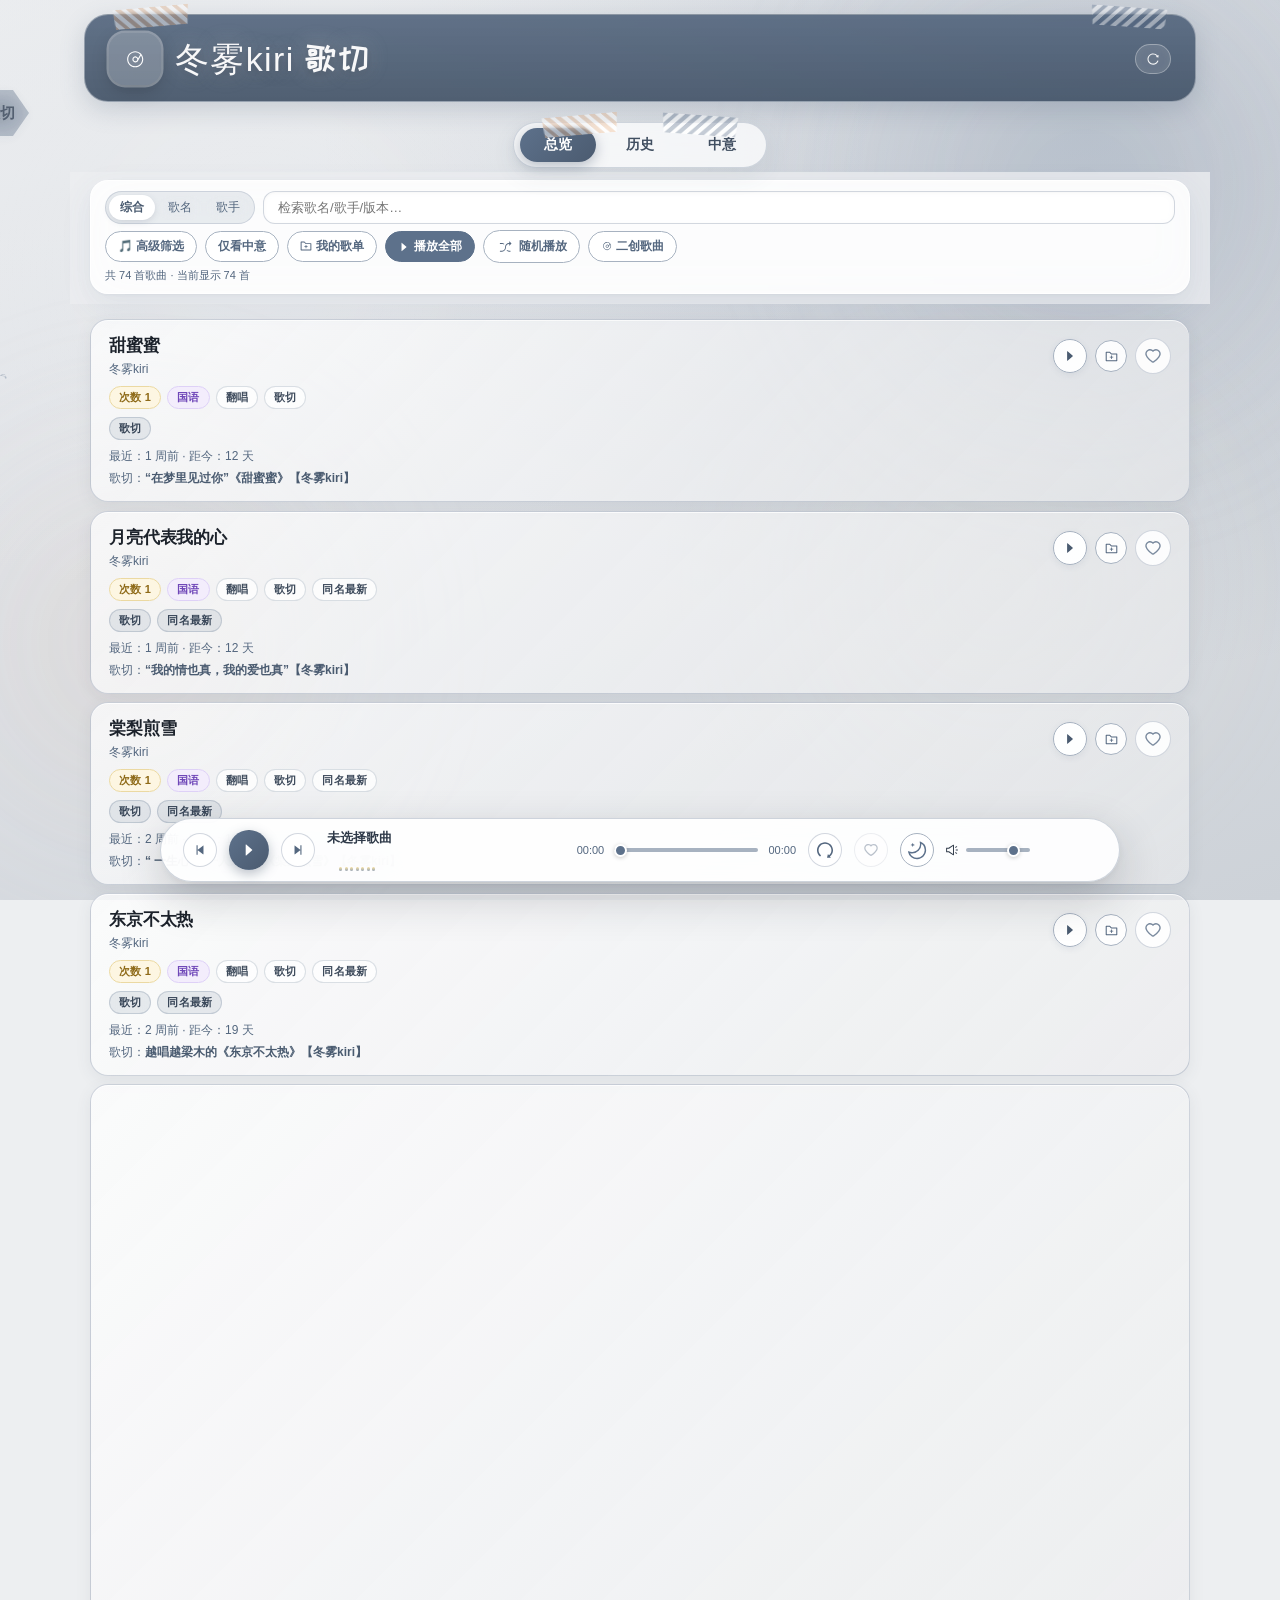
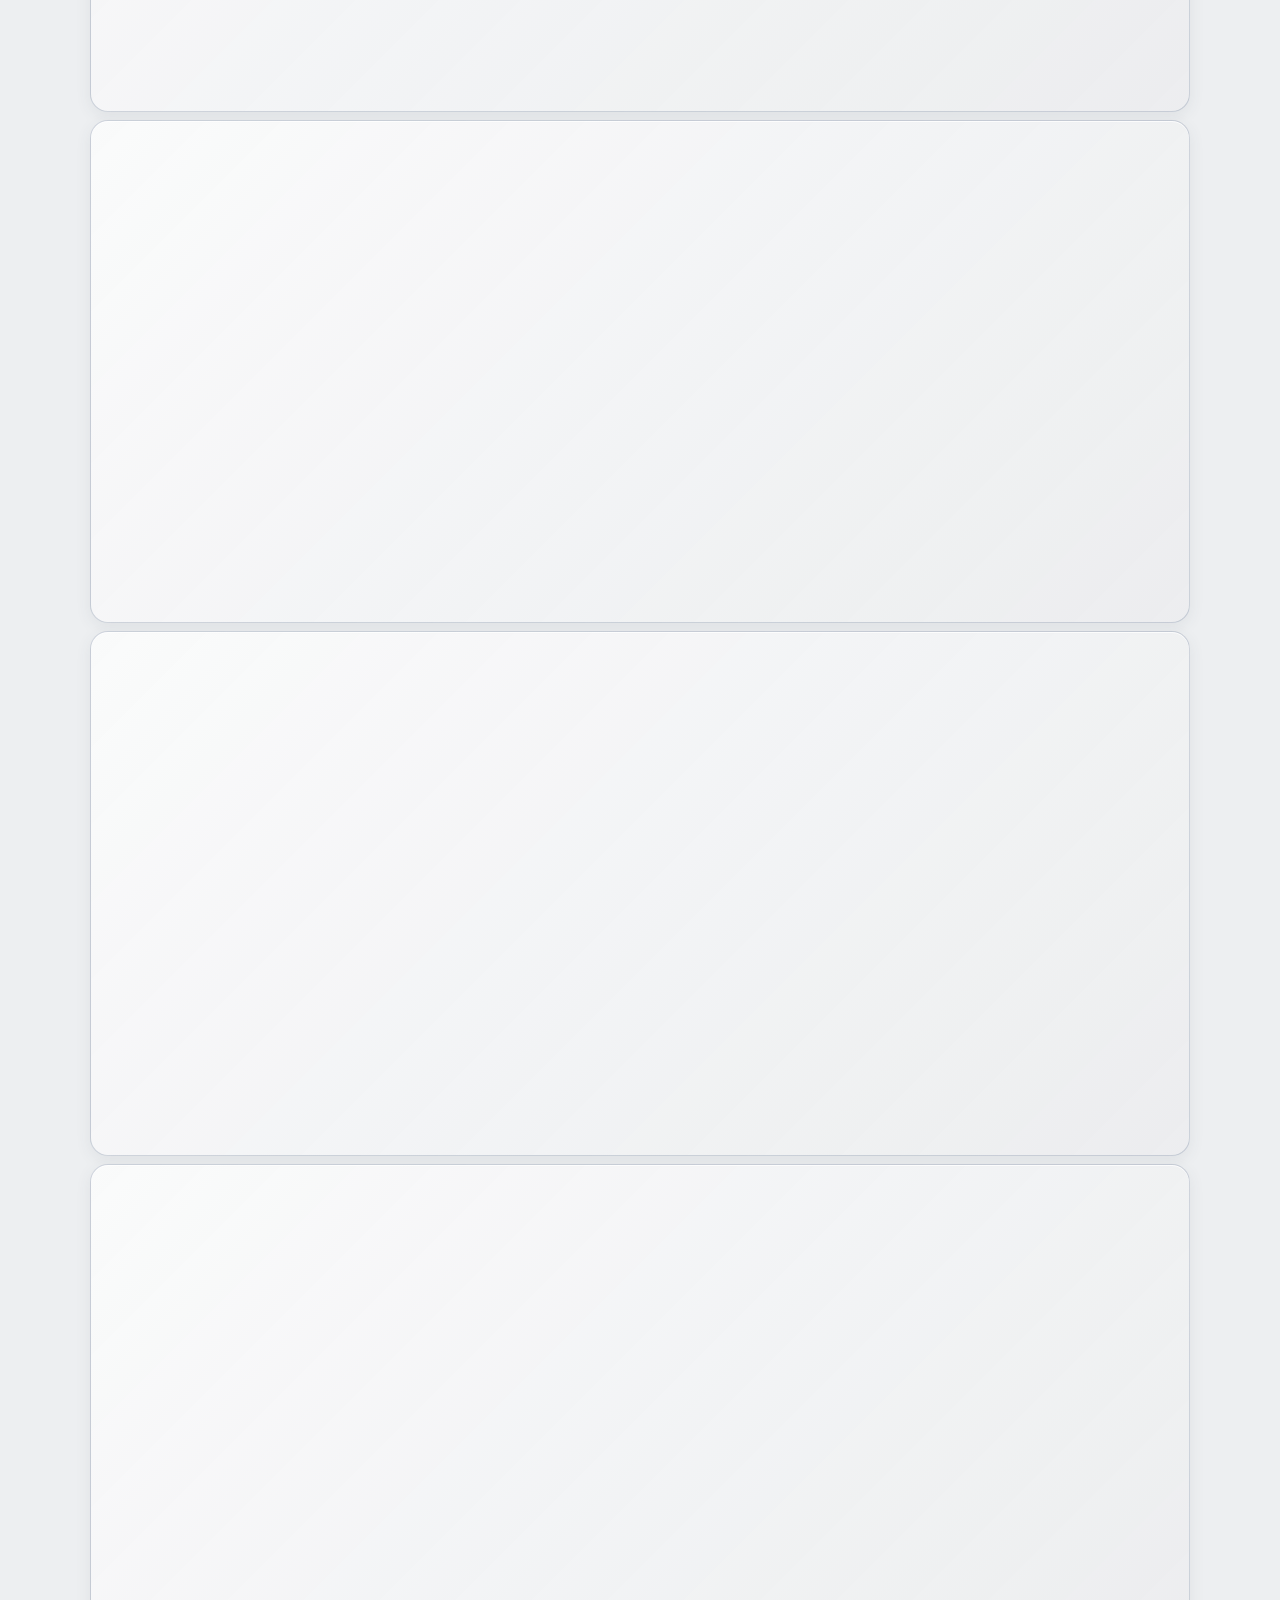
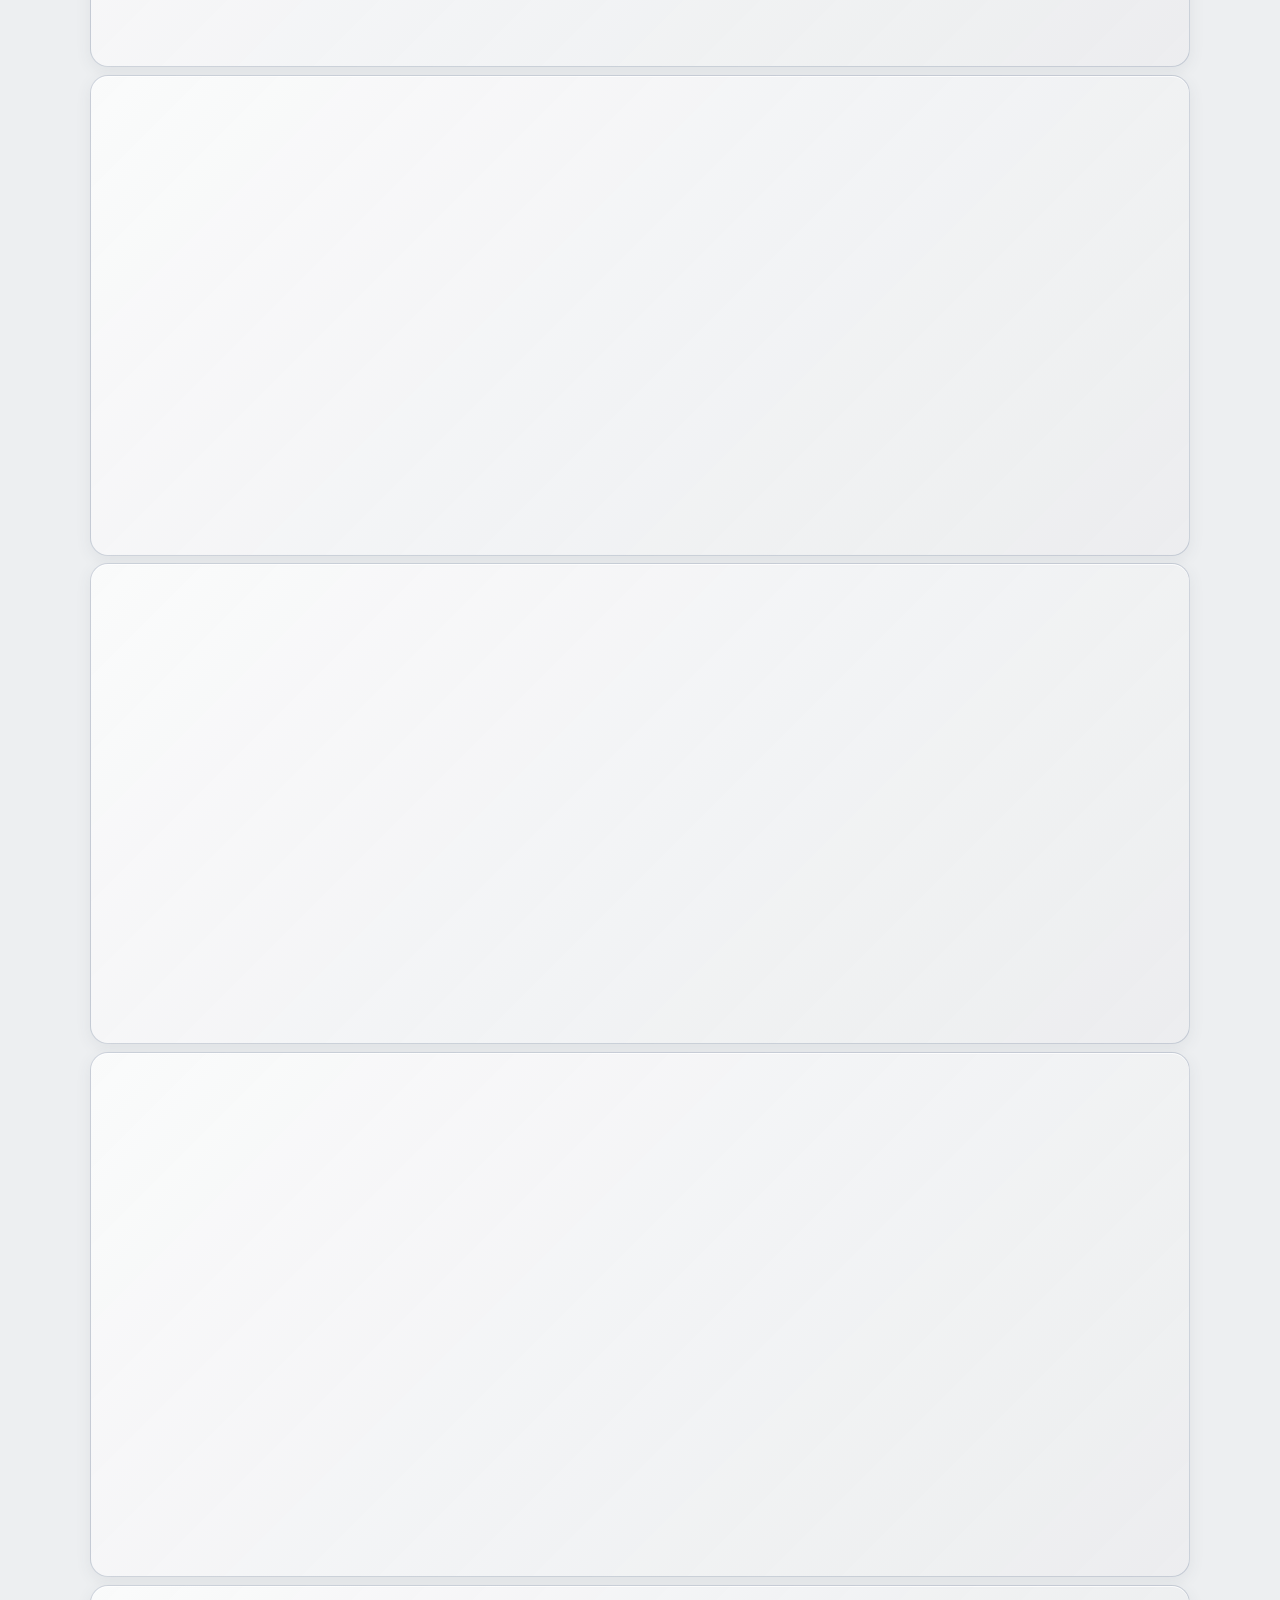
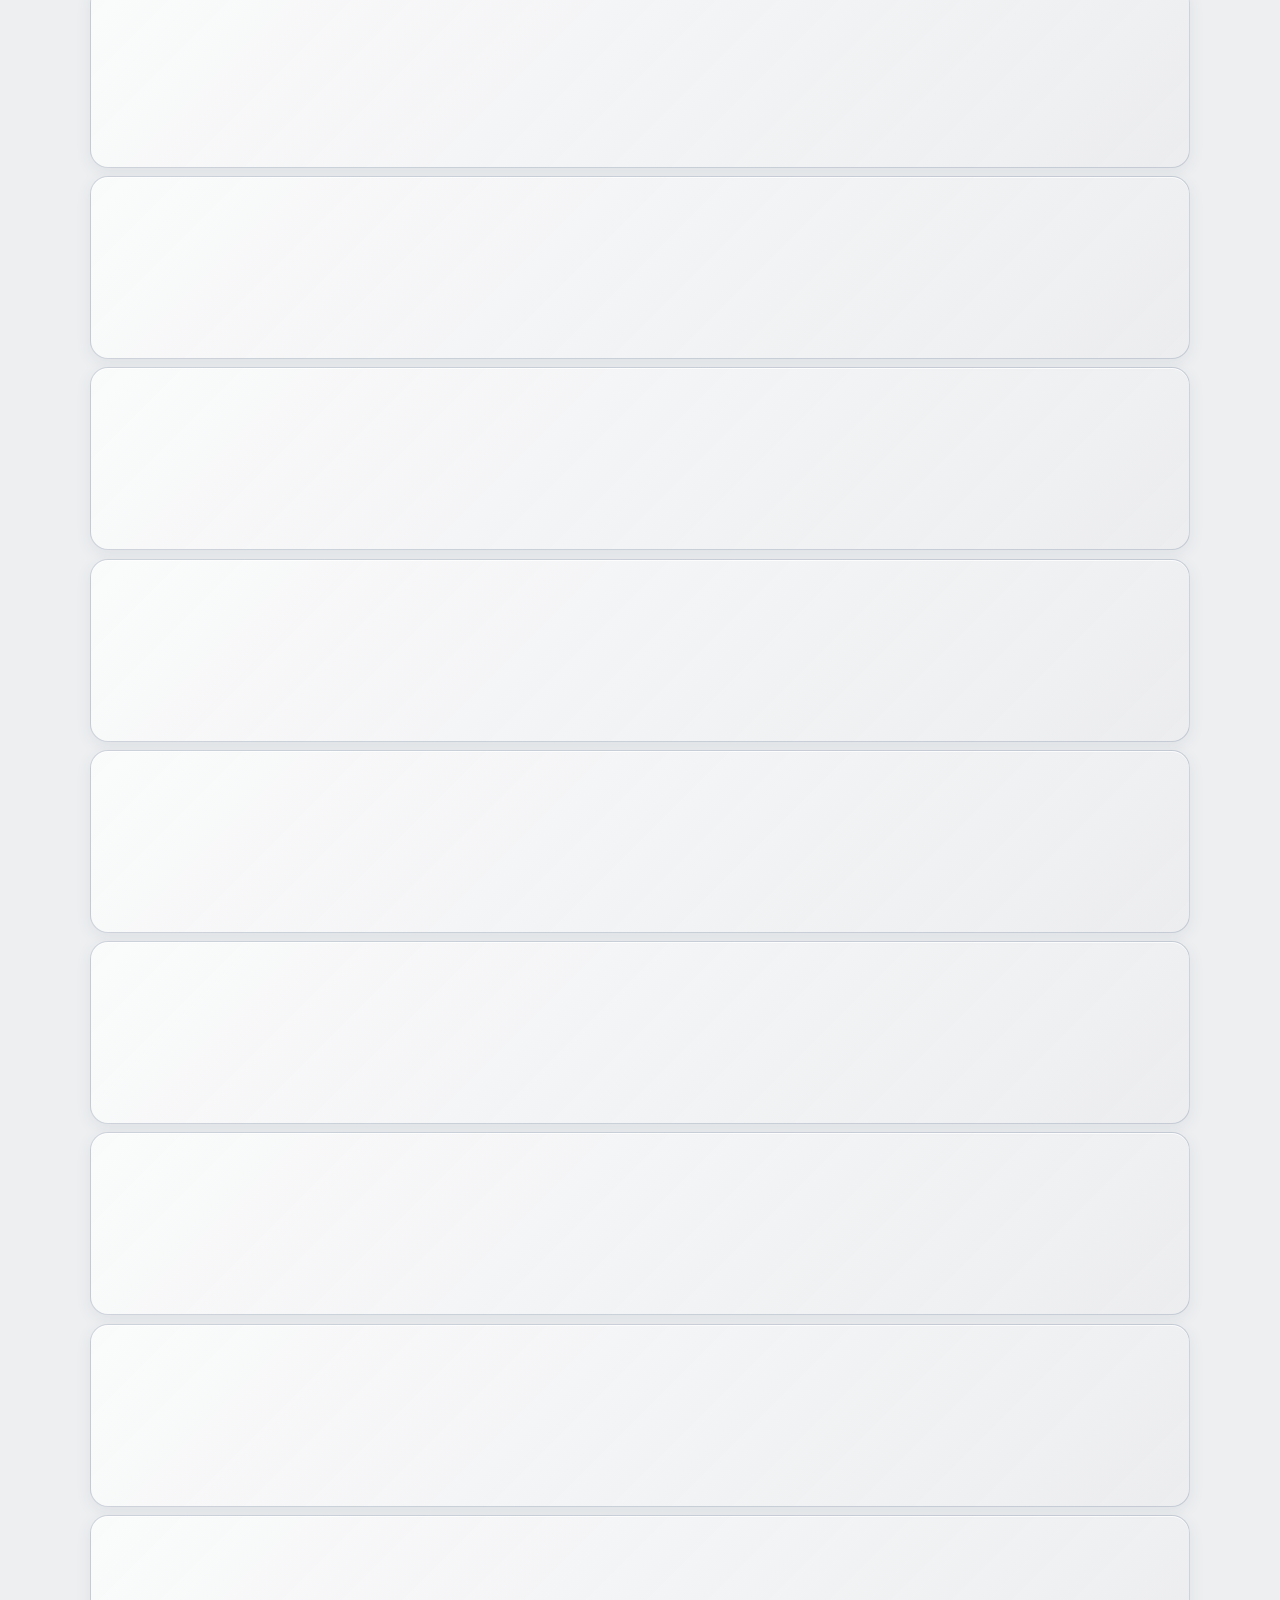
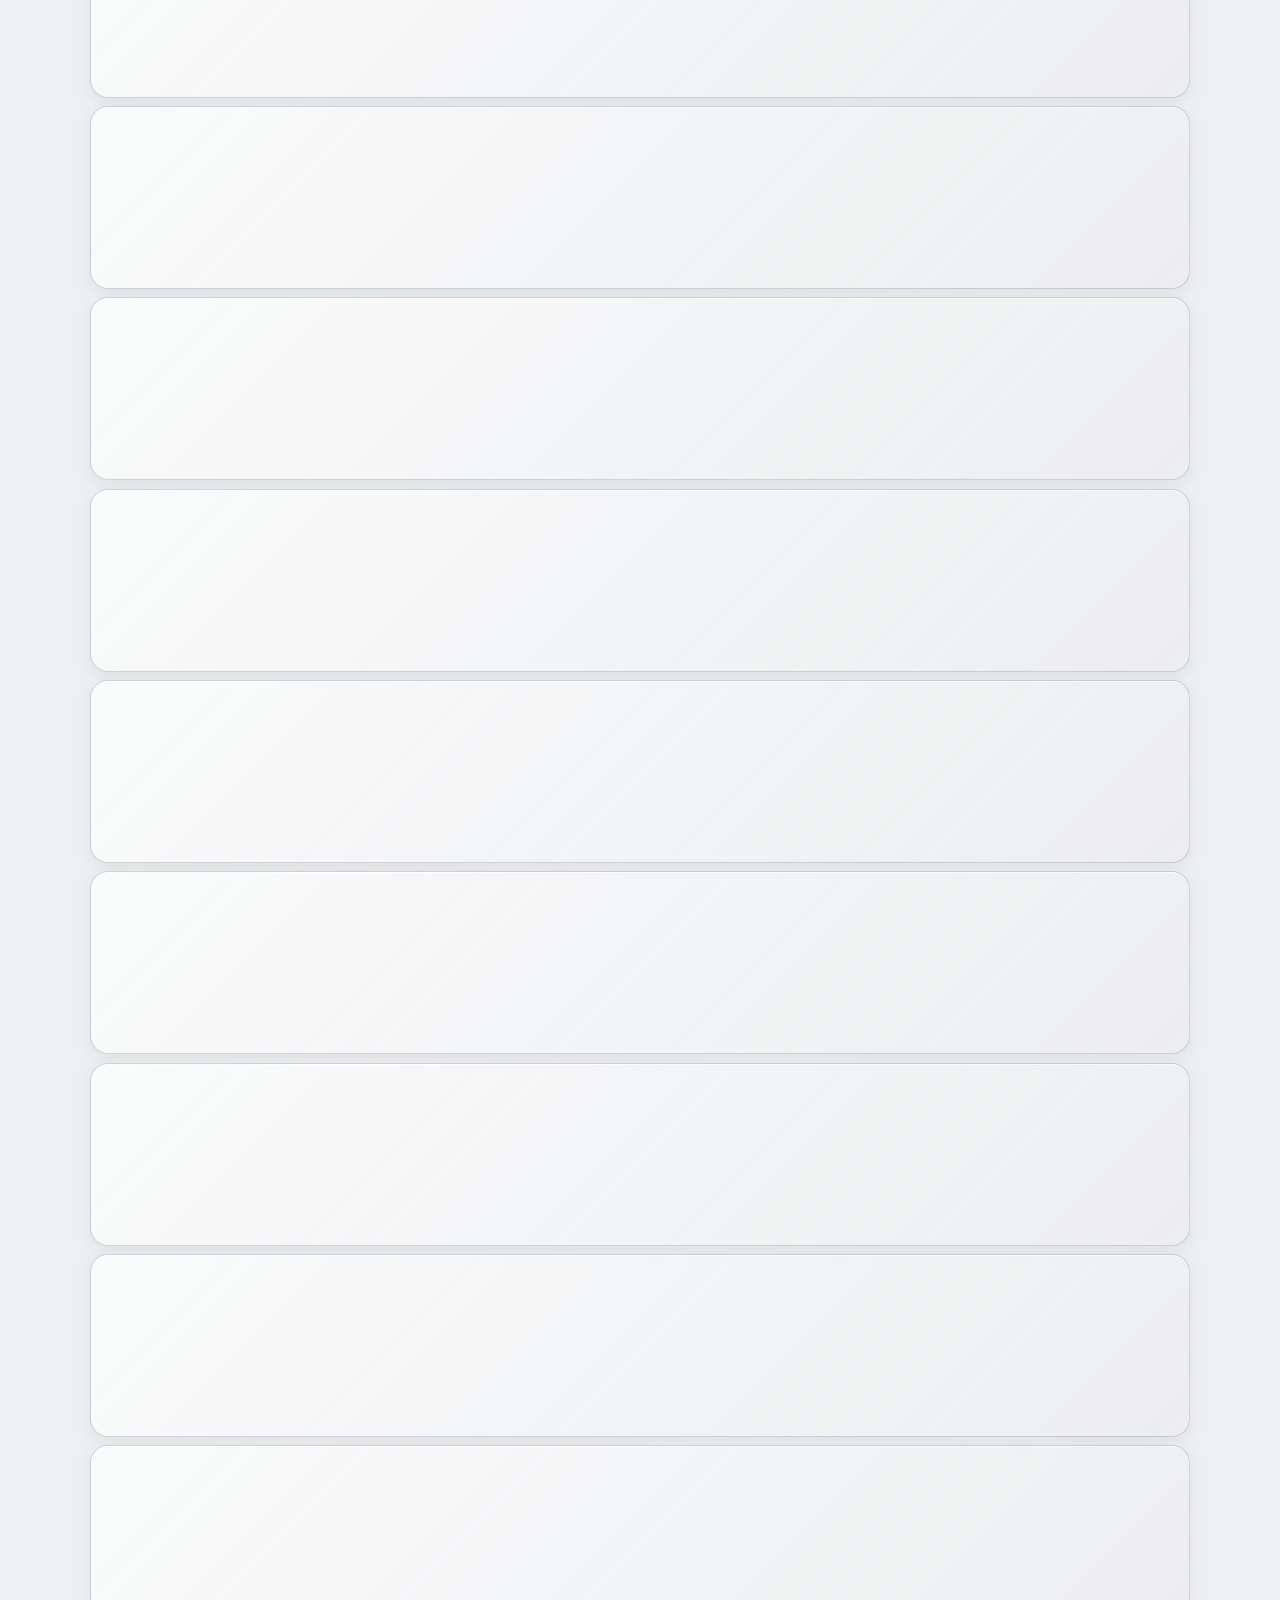
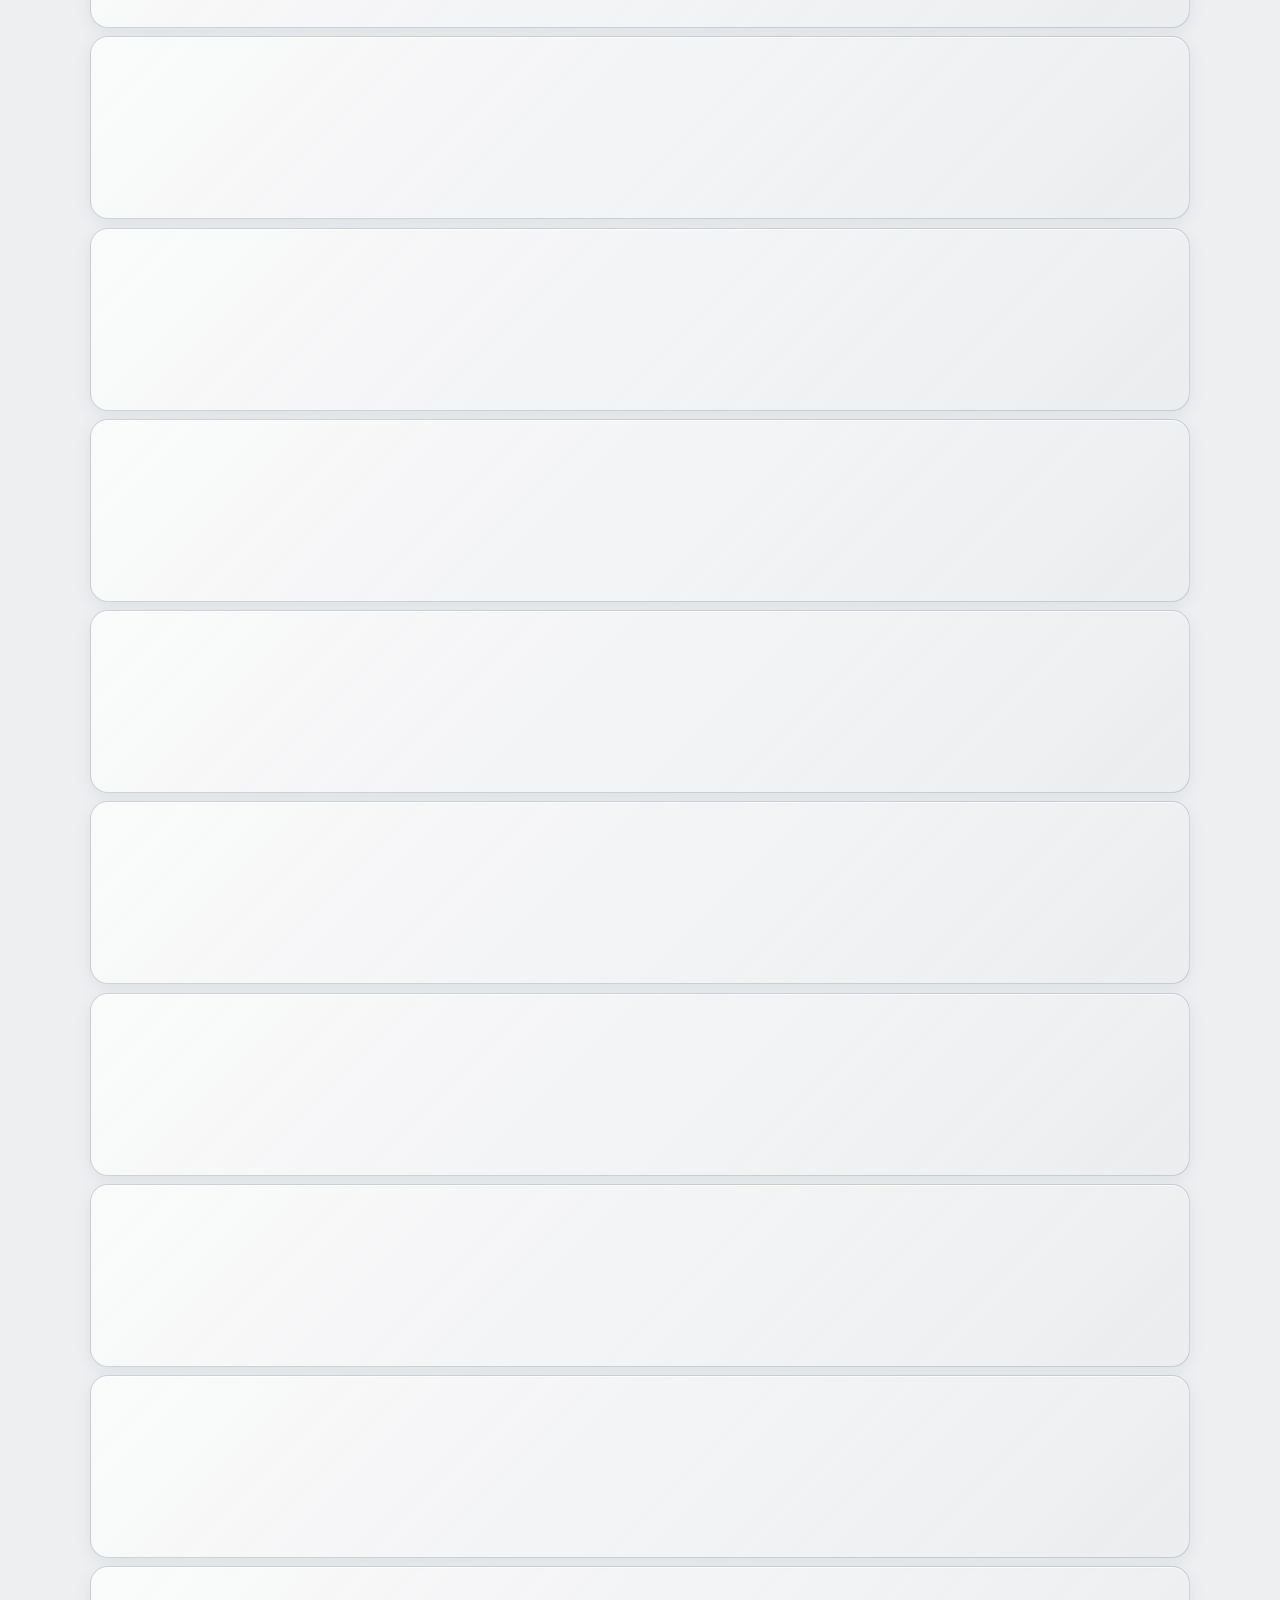
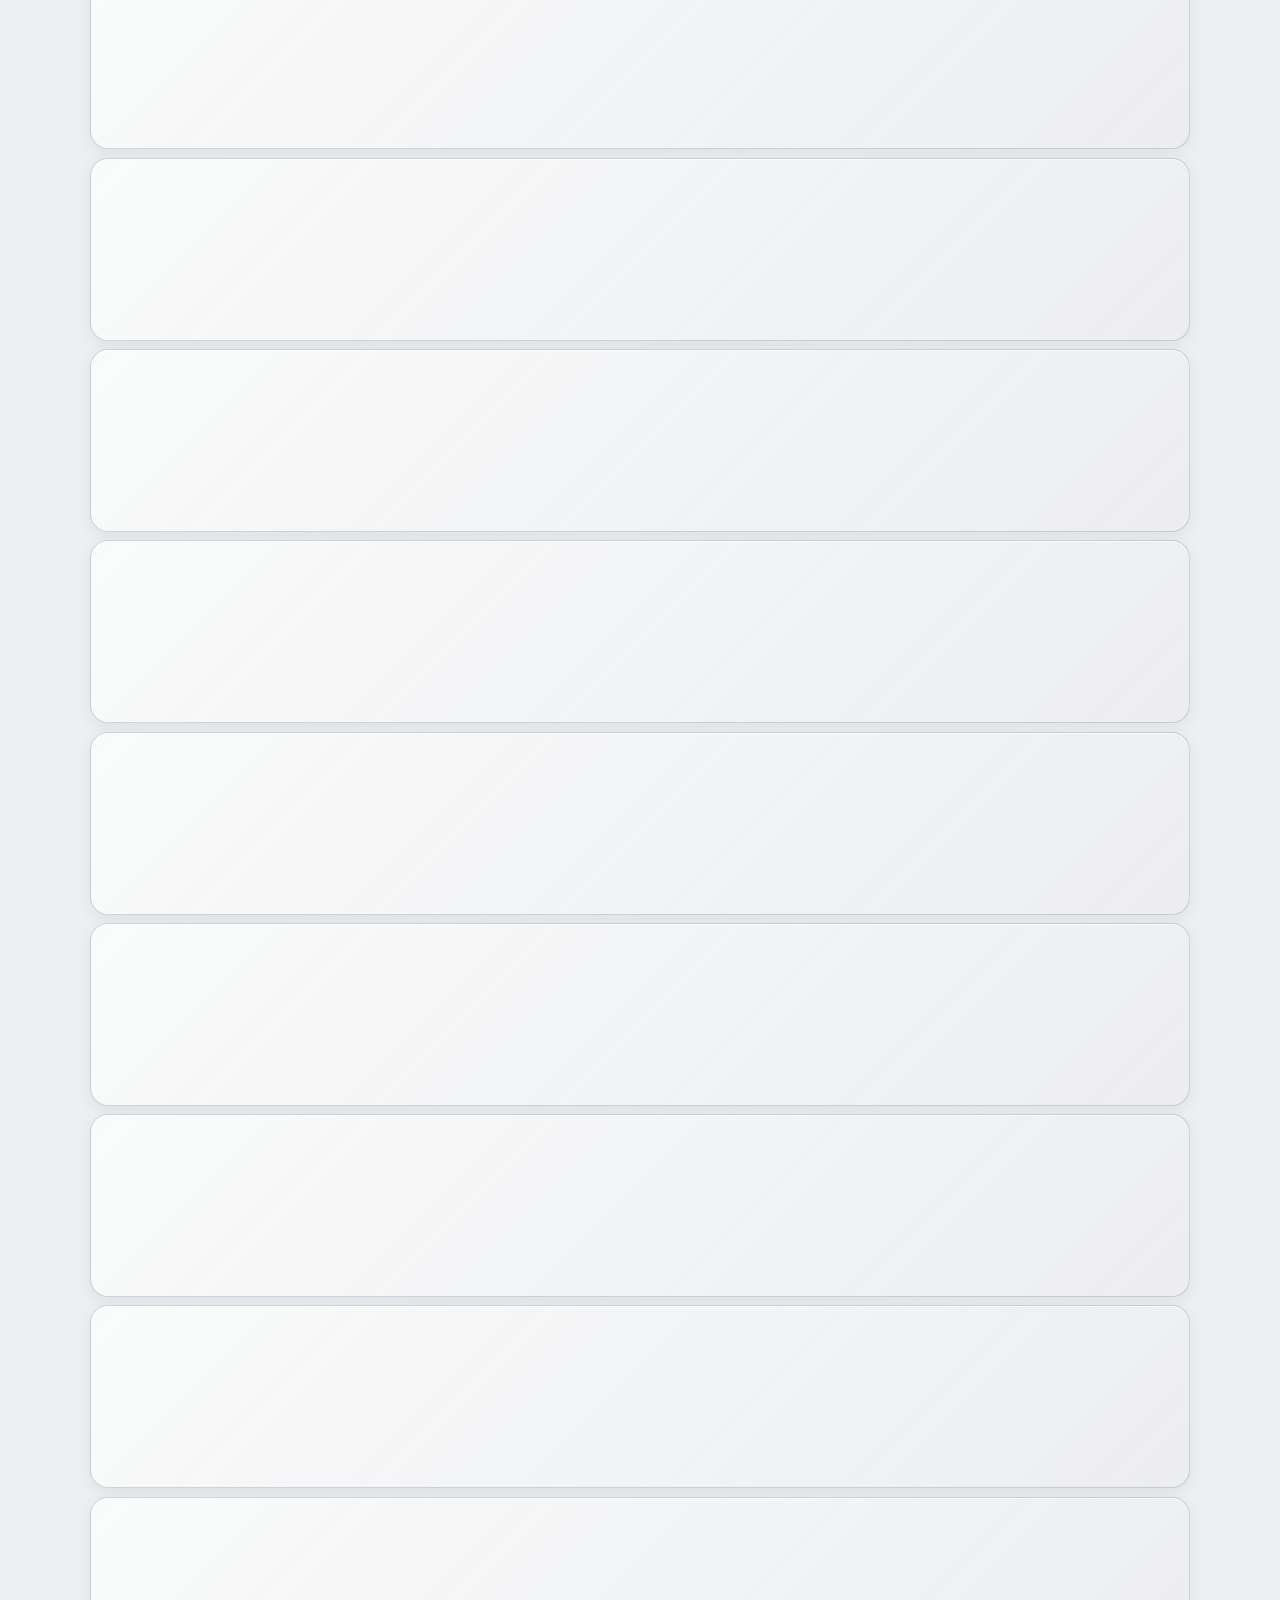
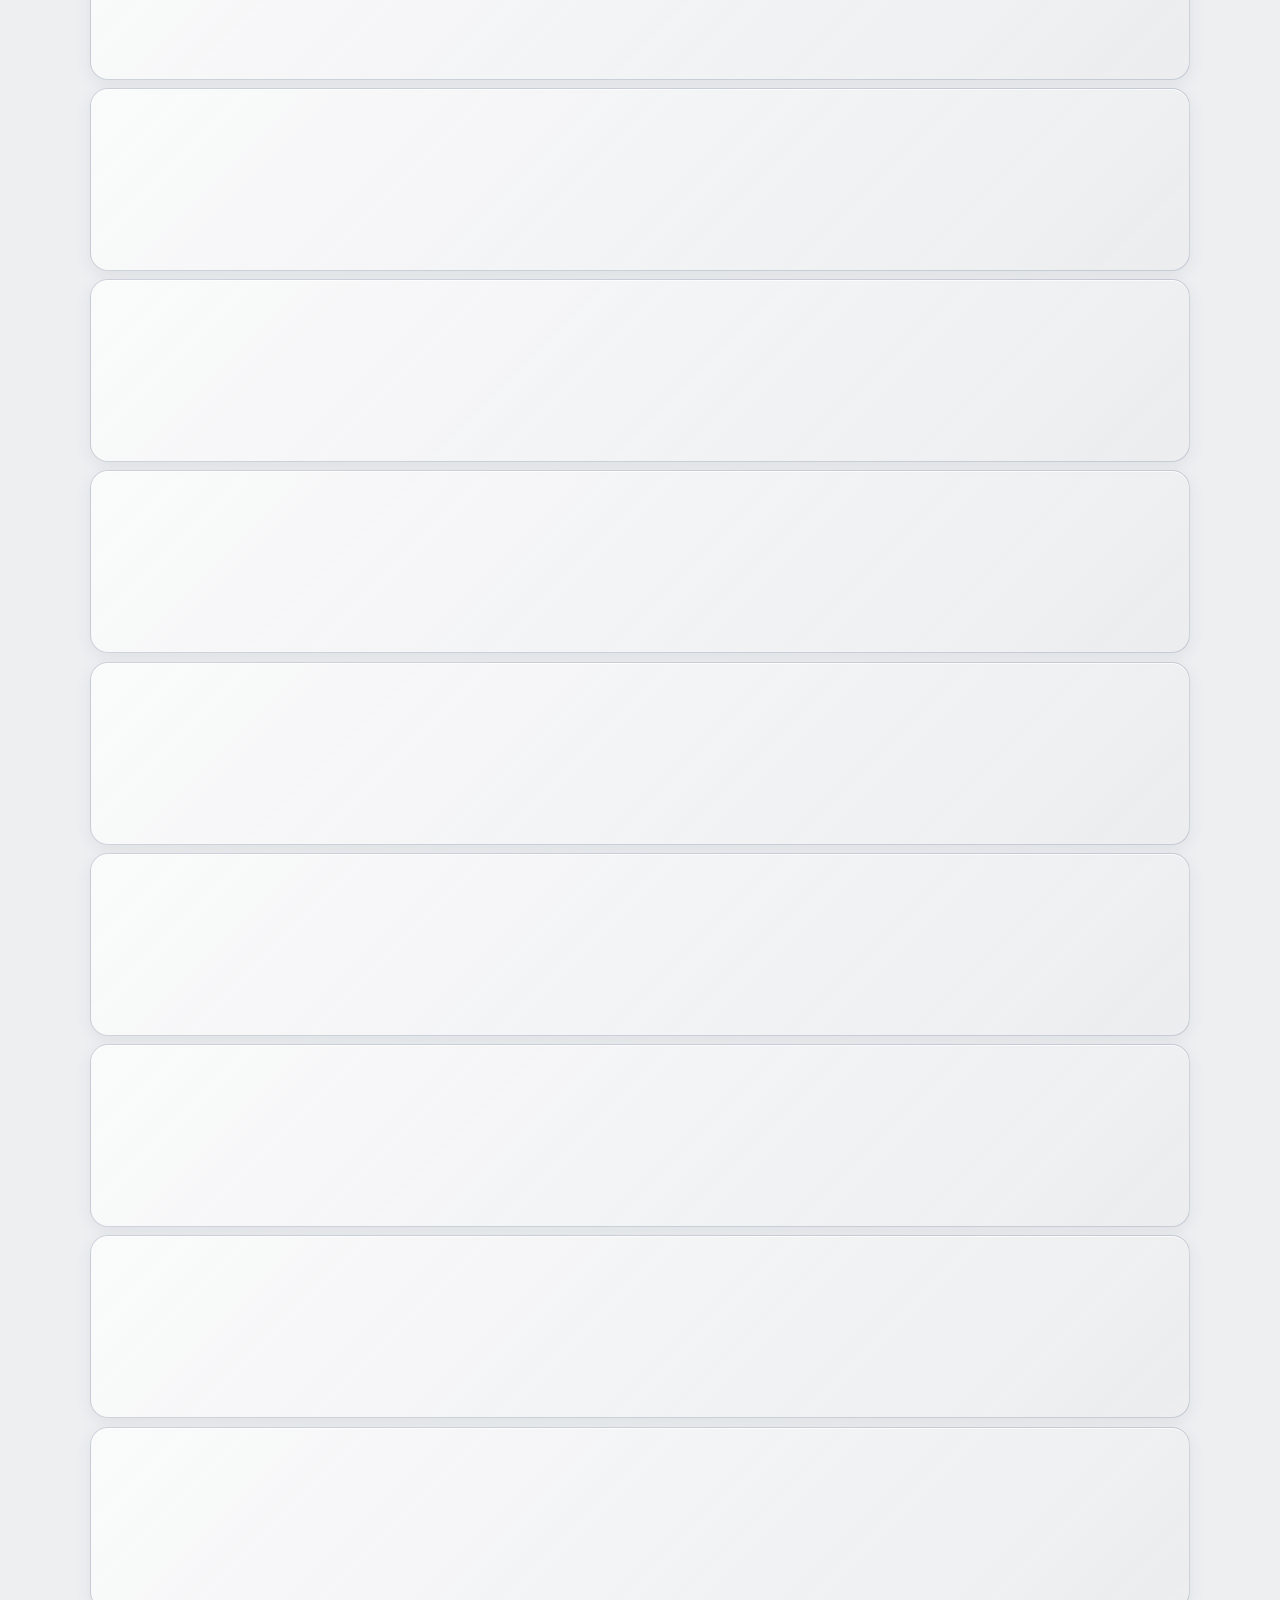
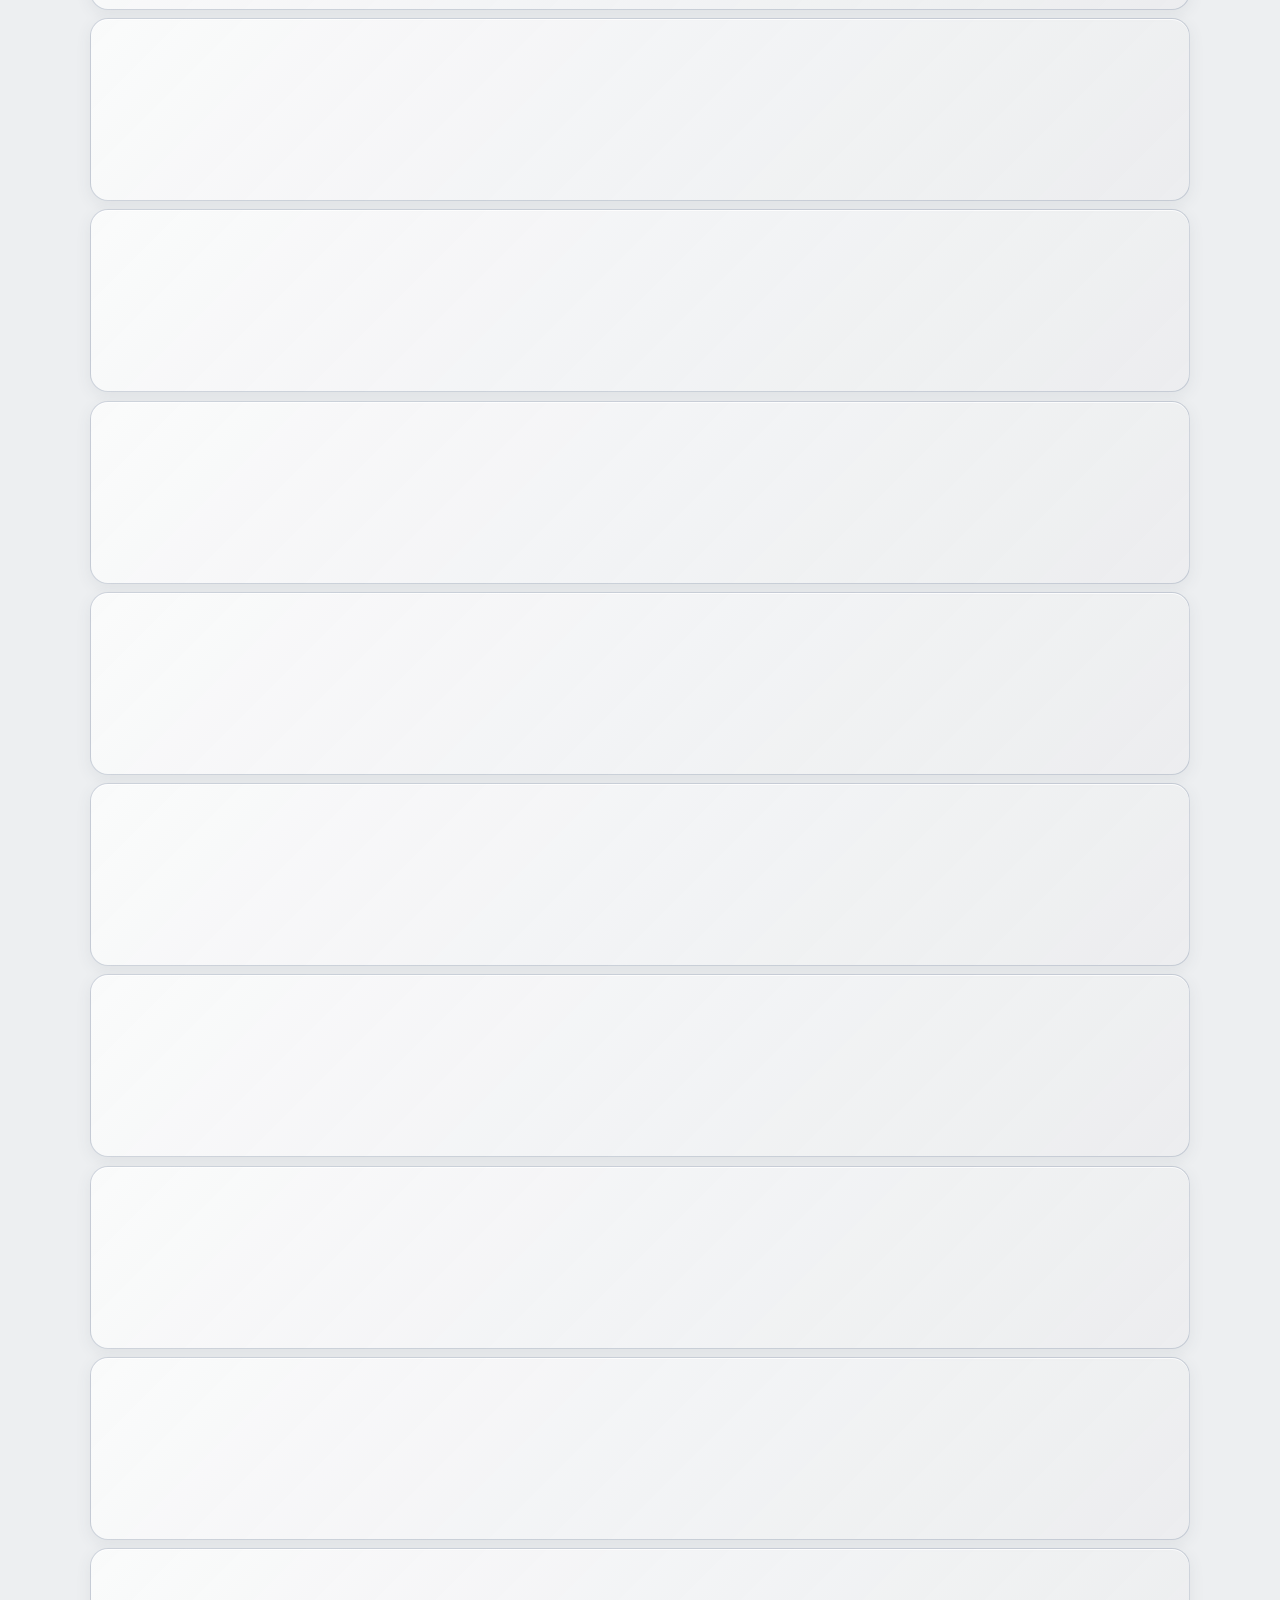
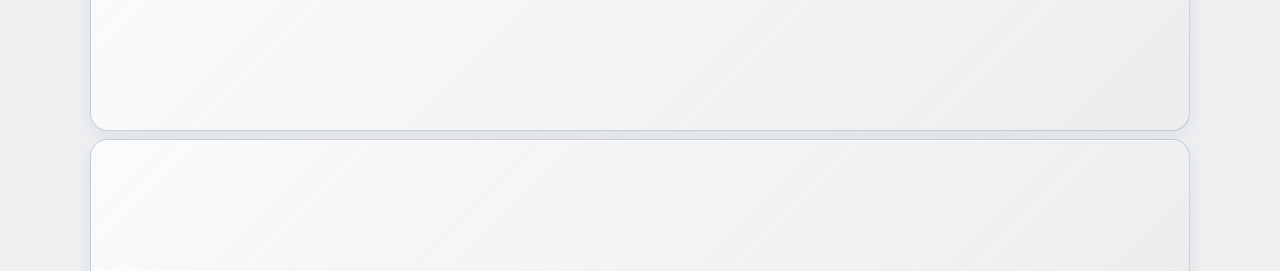
<file: index.html>
<!DOCTYPE html>
<html lang="zh-CN">
<head>
  <meta charset="UTF-8">
  <meta name="viewport" content="width=device-width, initial-scale=1.0">
  <link rel="icon" href="data:image/svg+xml,%3Csvg xmlns='http://www.w3.org/2000/svg' viewBox='0 0 32 32'%3E%3Crect width='32' height='32' rx='7' fill='%235d718b'/%3E%3Cpath d='M22 7v11.2a4.2 4.2 0 1 1-2.4-3.8V10l-7 1.6v9.6a4.2 4.2 0 1 1-2.4-3.8V9.2z' fill='%23fff'/%3E%3C/svg%3E" type="image/svg+xml">
  <link rel="preload" href="assets/kuaile-subset.woff2?v=1" as="font" type="font/woff2" crossorigin>
  <title>冬雾kiri 歌切</title>
    <link rel="stylesheet" href="css/motion.css?v=1">
    <link rel="stylesheet" href="styles.css?v=1">
  <script>window.APP_BASE_URL = "./";</script>
</head>
<body>
  <!-- 图标库（Ant Design 官方线性图标，内联 sprite） -->
  <svg xmlns="http://www.w3.org/2000/svg" style="display:none" aria-hidden="true">
    <symbol id="icon-reload" viewBox="64 64 896 896"><path d="M909.1 209.3l-56.4 44.1C775.8 155.1 656.2 92 521.9 92 290 92 102.3 279.5 102 511.5 101.7 743.7 289.8 932 521.9 932c181.3 0 335.8-115 394.6-276.1 1.5-4.2-.7-8.9-4.9-10.3l-56.7-19.5a8 8 0 00-10.1 4.8c-1.8 5-3.8 10-5.9 14.9-17.3 41-42.1 77.8-73.7 109.4A344.77 344.77 0 01655.9 829c-42.3 17.9-87.4 27-133.8 27-46.5 0-91.5-9.1-133.8-27A341.5 341.5 0 01279 755.2a342.16 342.16 0 01-73.7-109.4c-17.9-42.4-27-87.4-27-133.9s9.1-91.5 27-133.9c17.3-41 42.1-77.8 73.7-109.4 31.6-31.6 68.4-56.4 109.3-73.8 42.3-17.9 87.4-27 133.8-27 46.5 0 91.5 9.1 133.8 27a341.5 341.5 0 01109.3 73.8c9.9 9.9 19.2 20.4 27.8 31.4l-60.2 47a8 8 0 003 14.1l175.6 43c5 1.2 9.9-2.6 9.9-7.7l.8-180.9c-.1-6.6-7.8-10.3-13-6.2z"/></symbol>
    <symbol id="icon-caret-right" viewBox="0 0 1024 1024"><path d="M715.8 493.5L335 165.1c-14.2-12.2-35-1.2-35 18.5v656.8c0 19.7 20.8 30.7 35 18.5l380.8-328.4c10.9-9.4 10.9-27.6 0-37z"/></symbol>
    <symbol id="icon-pause" viewBox="64 64 896 896"><path d="M304 176h80v672h-80zm408 0h-64c-4.4 0-8 3.6-8 8v656c0 4.4 3.6 8 8 8h64c4.4 0 8-3.6 8-8V184c0-4.4-3.6-8-8-8z"/></symbol>
    <symbol id="icon-folder-add" viewBox="64 64 896 896"><path d="M484 443.1V528h-84.5c-4.1 0-7.5 3.1-7.5 7v42c0 3.8 3.4 7 7.5 7H484v84.9c0 3.9 3.2 7.1 7 7.1h42c3.9 0 7-3.2 7-7.1V584h84.5c4.1 0 7.5-3.2 7.5-7v-42c0-3.9-3.4-7-7.5-7H540v-84.9c0-3.9-3.1-7.1-7-7.1h-42c-3.8 0-7 3.2-7 7.1zm396-144.7H521L403.7 186.2a8.15 8.15 0 00-5.5-2.2H144c-17.7 0-32 14.3-32 32v592c0 17.7 14.3 32 32 32h736c17.7 0 32-14.3 32-32V330.4c0-17.7-14.3-32-32-32zM840 768H184V256h188.5l119.6 114.4H840V768z"/></symbol>
    <symbol id="icon-star" viewBox="64 64 896 896"><path d="M908.1 353.1l-253.9-36.9L540.7 86.1c-3.1-6.3-8.2-11.4-14.5-14.5-15.8-7.8-35-1.3-42.9 14.5L369.8 316.2l-253.9 36.9c-7 1-13.4 4.3-18.3 9.3a32.05 32.05 0 00.6 45.3l183.7 179.1-43.4 252.9a31.95 31.95 0 0046.4 33.7L512 754l227.1 119.4c6.2 3.3 13.4 4.4 20.3 3.2 17.4-3 29.1-19.5 26.1-36.9l-43.4-252.9 183.7-179.1c5-4.9 8.3-11.3 9.3-18.3 2.7-17.5-9.5-33.7-27-36.3zM664.8 561.6l36.1 210.3L512 672.7 323.1 772l36.1-210.3-152.8-149L417.6 382 512 190.7 606.4 382l211.2 30.7-152.8 148.9z"/></symbol>
    <symbol id="icon-star-fill" viewBox="64 64 896 896"><path d="M908.1 353.1l-253.9-36.9L540.7 86.1c-3.1-6.3-8.2-11.4-14.5-14.5-15.8-7.8-35-1.3-42.9 14.5L369.8 316.2l-253.9 36.9c-7 1-13.4 4.3-18.3 9.3a32.05 32.05 0 00.6 45.3l183.7 179.1-43.4 252.9a31.95 31.95 0 0046.4 33.7L512 754l227.1 119.4c6.2 3.3 13.4 4.4 20.3 3.2 17.4-3 29.1-19.5 26.1-36.9l-43.4-252.9 183.7-179.1c5-4.9 8.3-11.3 9.3-18.3 2.7-17.5-9.5-33.7-27-36.3z"/></symbol>
    <symbol id="icon-heart" viewBox="64 64 896 896"><path d="M923 283.6a260.04 260.04 0 00-56.9-82.8 264.4 264.4 0 00-84-55.5A265.34 265.34 0 00679.7 125c-49.3 0-97.4 13.5-139.2 39-10 6.1-19.5 12.8-28.5 20.1-9-7.3-18.5-14-28.5-20.1-41.8-25.5-89.9-39-139.2-39-35.5 0-69.9 6.8-102.4 20.3-31.4 13-59.7 31.7-84 55.5a258.44 258.44 0 00-56.9 82.8c-13.9 32.3-21 66.6-21 101.9 0 33.3 6.8 68 20.3 103.3 11.3 29.5 27.5 60.1 48.2 91 32.8 48.9 77.9 99.9 133.9 151.6 92.8 85.7 184.7 144.9 188.6 147.3l23.7 15.2c10.5 6.7 24 6.7 34.5 0l23.7-15.2c3.9-2.5 95.7-61.6 188.6-147.3 56-51.7 101.1-102.7 133.9-151.6 20.7-30.9 37-61.5 48.2-91 13.5-35.3 20.3-70 20.3-103.3.1-35.3-7-69.6-20.9-101.9zM512 814.8S156 586.7 156 385.5C156 283.6 240.3 201 344.3 201c73.1 0 136.5 40.8 167.7 100.4C543.2 241.8 606.6 201 679.7 201c104 0 188.3 82.6 188.3 184.5 0 201.2-356 429.3-356 429.3z"/></symbol>
    <symbol id="icon-heart-fill" viewBox="64 64 896 896"><path d="M923 283.6a260.04 260.04 0 00-56.9-82.8 264.4 264.4 0 00-84-55.5A265.34 265.34 0 00679.7 125c-49.3 0-97.4 13.5-139.2 39-10 6.1-19.5 12.8-28.5 20.1-9-7.3-18.5-14-28.5-20.1-41.8-25.5-89.9-39-139.2-39-35.5 0-69.9 6.8-102.4 20.3-31.4 13-59.7 31.7-84 55.5a258.44 258.44 0 00-56.9 82.8c-13.9 32.3-21 66.6-21 101.9 0 33.3 6.8 68 20.3 103.3 11.3 29.5 27.5 60.1 48.2 91 32.8 48.9 77.9 99.9 133.9 151.6 92.8 85.7 184.7 144.9 188.6 147.3l23.7 15.2c10.5 6.7 24 6.7 34.5 0l23.7-15.2c3.9-2.5 95.7-61.6 188.6-147.3 56-51.7 101.1-102.7 133.9-151.6 20.7-30.9 37-61.5 48.2-91 13.5-35.3 20.3-70 20.3-103.3.1-35.3-7-69.6-20.9-101.9z"/></symbol>
    <symbol id="icon-random-shuffle" viewBox="0 0 1024 1024"><path d="M740.144 325.536l-31.456-31.456a16 16 0 0 1-4.688-11.312v-28.304a14.464 14.464 0 0 1 24.688-10.24l97.824 97.824a11.136 11.136 0 0 1 0 15.744l-97.824 97.808a14.464 14.464 0 0 1-24.688-10.24v-28.288a16 16 0 0 1 4.688-11.312l32.224-32.224h-42.464c-91.2 0-162.864 78.304-162.56 184 2.4 133.68-89.68 232-210.4 232H224a16 16 0 0 1-16-16v-16a16 16 0 0 1 16-16h101.504c93.328 0 164.32-75.808 162.384-183.504v-0.432c-0.368-131.328 91.84-232.064 210.56-232.064h41.696z m-41.696 416H768a16 16 0 0 1 16 16v16a16 16 0 0 1-16 16h-69.552c-47.376 0-90.56-16.064-125.28-43.696a13.296 13.296 0 0 1 2.096-22.192l19.68-10.304a16 16 0 0 1 16.592 1.072c3.232 2.256 5.92 4.032 8.048 5.312a151.84 151.84 0 0 0 78.88 21.808z m-288.16-343.744a132.4 132.4 0 0 0-7.936-4.832c-22.672-12.56-48.752-19.424-76.848-19.424H224a16 16 0 0 1-16-16v-16a16 16 0 0 1 16-16h101.504c41.44 0 79.52 11.584 111.568 32.24 0.96 0.608 2 1.312 3.136 2.08a16 16 0 0 1 1.856 24.864l-12.112 11.36a16 16 0 0 1-19.68 1.712z"/></symbol>
    <symbol id="icon-retweet" viewBox="0 0 1024 1024"><path d="M136 552h63.6c4.4 0 8-3.6 8-8V288.7h528.6v72.6c0 1.9.6 3.7 1.8 5.2a8.3 8.3 0 0011.7 1.4L893 255.4c4.3-5 3.6-10.3 0-13.2L749.7 129.8a8.22 8.22 0 00-5.2-1.8c-4.6 0-8.4 3.8-8.4 8.4V209H199.7c-39.5 0-71.7 32.2-71.7 71.8V544c0 4.4 3.6 8 8 8zm752-80h-63.6c-4.4 0-8 3.6-8 8v255.3H287.8v-72.6c0-1.9-.6-3.7-1.8-5.2a8.3 8.3 0 00-11.7-1.4L131 768.6c-4.3 5-3.6 10.3 0 13.2l143.3 112.4c1.5 1.2 3.3 1.8 5.2 1.8 4.6 0 8.4-3.8 8.4-8.4V815h536.6c39.5 0 71.7-32.2 71.7-71.8V480c-.2-4.4-3.8-8-8.2-8z"/></symbol>
    <symbol id="icon-redo" viewBox="64 64 896 896"><path d="M758.2 839.1C851.8 765.9 912 651.9 912 523.9 912 303 733.5 124.3 512.6 124 291.4 123.7 112 302.8 112 523.9c0 125.2 57.5 236.9 147.6 310.2 3.5 2.8 8.6 2.2 11.4-1.3l39.4-50.5c2.7-3.4 2.1-8.3-1.2-11.1-8.1-6.6-15.9-13.7-23.4-21.2a318.64 318.64 0 01-68.6-101.7C200.4 609 192 567.1 192 523.9s8.4-85.1 25.1-124.5c16.1-38.1 39.2-72.3 68.6-101.7 29.4-29.4 63.6-52.5 101.7-68.6C426.9 212.4 468.8 204 512 204s85.1 8.4 124.5 25.1c38.1 16.1 72.3 39.2 101.7 68.6 29.4 29.4 52.5 63.6 68.6 101.7 16.7 39.4 25.1 81.3 25.1 124.5s-8.4 85.1-25.1 124.5a318.64 318.64 0 01-68.6 101.7c-9.3 9.3-19.1 18-29.3 26L668.2 724a8 8 0 00-14.1 3l-39.6 162.2c-1.2 5 2.6 9.9 7.7 9.9l167 .8c6.7 0 10.5-7.7 6.3-12.9l-37.3-47.9z"/></symbol>
    <symbol id="icon-sync" viewBox="64 64 896 896"><path d="M168 504.2c1-43.7 10-86.1 26.9-126 17.3-41 42.1-77.7 73.7-109.4S337 212.3 378 195c42.4-17.9 87.4-27 133.9-27s91.5 9.1 133.8 27A341.5 341.5 0 01755 268.8c9.9 9.9 19.2 20.4 27.8 31.4l-60.2 47a8 8 0 003 14.1l175.7 43c5 1.2 9.9-2.6 9.9-7.7l.8-180.9c0-6.7-7.7-10.5-12.9-6.3l-56.4 44.1C765.8 155.1 646.2 92 511.8 92 282.7 92 96.3 275.6 92 503.8a8 8 0 008 8.2h60c4.4 0 7.9-3.5 8-7.8zm756 7.8h-60c-4.4 0-7.9 3.5-8 7.8-1 43.7-10 86.1-26.9 126-17.3 41-42.1 77.8-73.7 109.4A342.45 342.45 0 01512.1 856a342.24 342.24 0 01-243.2-100.8c-9.9-9.9-19.2-20.4-27.8-31.4l60.2-47a8 8 0 00-3-14.1l-175.7-43c-5-1.2-9.9 2.6-9.9 7.7l-.7 181c0 6.7 7.7 10.5 12.9 6.3l56.4-44.1C258.2 868.9 377.8 932 512.2 932c229.2 0 415.5-183.7 419.8-411.8a8 8 0 00-8-8.2z"/></symbol>
    <symbol id="icon-step-backward" viewBox="0 0 1024 1024"><path d="M347.6 528.95l383.2 301.02c14.25 11.2 35.2 1.1 35.2-16.95V210.97c0-18.05-20.95-28.14-35.2-16.94L347.6 495.05a21.53 21.53 0 000 33.9M330 864h-64a8 8 0 01-8-8V168a8 8 0 018-8h64a8 8 0 018 8v688a8 8 0 01-8 8"/></symbol>
    <symbol id="icon-step-forward" viewBox="0 0 1024 1024"><path d="M676.4 528.95L293.2 829.97c-14.25 11.2-35.2 1.1-35.2-16.95V210.97c0-18.05 20.95-28.14 35.2-16.94l383.2 301.02a21.53 21.53 0 010 33.9M694 864h64a8 8 0 008-8V168a8 8 0 00-8-8h-64a8 8 0 00-8 8v688a8 8 0 008 8"/></symbol>
    <symbol id="icon-sound" viewBox="64 64 896 896"><path d="M625.9 115c-5.9 0-11.9 1.6-17.4 5.3L254 352H90c-8.8 0-16 7.2-16 16v288c0 8.8 7.2 16 16 16h164l354.5 231.7c5.5 3.6 11.6 5.3 17.4 5.3 16.7 0 32.1-13.3 32.1-32.1V147.1c0-18.8-15.4-32.1-32.1-32.1zM586 803L293.4 611.7l-18-11.7H146V424h129.4l17.9-11.7L586 221v582zm348-327H806c-8.8 0-16 7.2-16 16v40c0 8.8 7.2 16 16 16h128c8.8 0 16-7.2 16-16v-40c0-8.8-7.2-16-16-16zm-41.9 261.8l-110.3-63.7a15.9 15.9 0 00-21.7 5.9l-19.9 34.5c-4.4 7.6-1.8 17.4 5.8 21.8L856.3 800a15.9 15.9 0 0021.7-5.9l19.9-34.5c4.4-7.6 1.7-17.4-5.8-21.8zM760 344a15.9 15.9 0 0021.7 5.9L892 286.2c7.6-4.4 10.2-14.2 5.8-21.8L878 230a15.9 15.9 0 00-21.7-5.9L746 287.8a15.99 15.99 0 00-5.8 21.8L760 344z"/></symbol>
    <symbol id="icon-phone" viewBox="0 0 512 512"><path d="M164.9 24.6c-7.7-18.6-28-28.5-47.4-23.2l-88 24C12.1 30.2 0 46 0 64C0 311.4 200.6 512 448 512c18 0 33.8-12.1 38.6-29.5l24-88c5.3-19.4-4.6-39.7-23.2-47.4l-96-40c-16.3-6.8-35.2-2.1-46.3 11.6L304.7 368C234.3 334.7 177.3 277.7 144 207.3L193.3 167c13.7-11.2 18.4-30 11.6-46.3l-40-96z"/></symbol>
    <symbol id="icon-moon" viewBox="0 0 1024 1024"><path d="M676.64 72.373333a21.333333 21.333333 0 0 0-28.426667 24.96c7.733333 32 17.333333 77.973333 17.333334 108.64a407.36 407.36 0 0 1-585.173334 366.4 21.333333 21.333333 0 0 0-30.293333 23.04 469.333333 469.333333 0 0 0 485.333333 385.333334c243.84-11.84 439.413333-212.16 445.76-456.213334a469.333333 469.333333 0 0 0-304.533333-452.16zM512 906.666667a395.306667 395.306667 0 0 1-357.333333-226.4 2.186667 2.186667 0 0 1 2.453333-3.04 480 480 0 0 0 100.96 10.666666 482.506667 482.506667 0 0 0 481.92-481.92v-11.68a2.186667 2.186667 0 0 1 3.466667-1.813333 395.52 395.52 0 0 1 81.44 78.986667A390.826667 390.826667 0 0 1 906.666667 512a395.146667 395.146667 0 0 1-394.666667 394.666667zM202.293333 262.72a8.96 8.96 0 0 0 2.88 0.426667 75.946667 75.946667 0 0 1 75.733334 75.733333 7.626667 7.626667 0 0 0 0.48 2.88 11.52 11.52 0 0 0 22.186666 0 8.746667 8.746667 0 0 0 0.426667-2.88 76 76 0 0 1 75.733333-75.733333 8.746667 8.746667 0 0 0 2.88-0.426667 11.573333 11.573333 0 0 0 0-22.24 8.746667 8.746667 0 0 0-2.88-0.426667A75.946667 75.946667 0 0 1 304 164.32a8.746667 8.746667 0 0 0-0.426667-2.88 11.52 11.52 0 0 0-22.186666 0 7.626667 7.626667 0 0 0-0.48 2.88A75.893333 75.893333 0 0 1 205.386667 240a8.96 8.96 0 0 0-2.88 0.426667 11.573333 11.573333 0 0 0 0 22.24z"/></symbol>
    <symbol id="icon-copy" viewBox="64 64 896 896"><path d="M832 64H296c-4.4 0-8 3.6-8 8v56c0 4.4 3.6 8 8 8h496v688c0 4.4 3.6 8 8 8h56c4.4 0 8-3.6 8-8V96c0-17.7-14.3-32-32-32zM704 192H192c-17.7 0-32 14.3-32 32v530.7c0 8.5 3.4 16.6 9.4 22.6l173.3 173.3c2.2 2.2 4.7 4 7.4 5.5v1.9h4.2c3.5 1.3 7.2 2 11 2H704c17.7 0 32-14.3 32-32V224c0-17.7-14.3-32-32-32zM350 856.2L263.9 770H350v86.2zM664 888H414V746c0-22.1-17.9-40-40-40H232V264h432v624z"/></symbol>
    <symbol id="icon-close" viewBox="64 64 896 896"><path d="M799.86 166.31c.02 0 .04.02.08.06l57.69 57.7c.04.03.05.05.06.08a.12.12 0 010 .06c0 .03-.02.05-.06.09L569.93 512l287.7 287.7c.04.04.05.06.06.09a.12.12 0 010 .07c0 .02-.02.04-.06.08l-57.7 57.69c-.03.04-.05.05-.07.06a.12.12 0 01-.07 0c-.03 0-.05-.02-.09-.06L512 569.93l-287.7 287.7c-.04.04-.06.05-.09.06a.12.12 0 01-.07 0c-.02 0-.04-.02-.08-.06l-57.69-57.7c-.04-.03-.05-.05-.06-.07a.12.12 0 010-.07c0-.03.02-.05.06-.09L454.07 512l-287.7-287.7c-.04-.04-.05-.06-.06-.09a.12.12 0 010-.07c0-.02.02-.04.06-.08l57.7-57.69c.03-.04.05-.05.07-.06a.12.12 0 01.07 0c.03 0 .05.02.09.06L512 454.07l287.7-287.7c.04-.04.06-.05.09-.06a.12.12 0 01.07 0z"/></symbol>
    <symbol id="icon-delete" viewBox="64 64 896 896"><path d="M360 184h-8c4.4 0 8-3.6 8-8v8h304v-8c0 4.4 3.6 8 8 8h-8v72h72v-80c0-35.3-28.7-64-64-64H352c-35.3 0-64 28.7-64 64v80h72v-72zm504 72H160c-17.7 0-32 14.3-32 32v32c0 4.4 3.6 8 8 8h60.4l24.7 523c1.6 34.1 29.8 61 63.9 61h454c34.2 0 62.3-26.8 63.9-61l24.7-523H888c4.4 0 8-3.6 8-8v-32c0-17.7-14.3-32-32-32zM731.3 840H292.7l-24.2-512h487l-24.2 512z"/></symbol>
    <symbol id="icon-plus" viewBox="64 64 896 896"><path d="M482 152h60q8 0 8 8v704q0 8-8 8h-60q-8 0-8-8V160q0-8 8-8z"/><path d="M192 474h672q8 0 8 8v60q0 8-8 8H160q-8 0-8-8v-60q0-8 8-8z"/></symbol>
    <symbol id="icon-arrow-left" viewBox="64 64 896 896"><path d="M872 474H286.9l350.2-304c5.6-4.9 2.2-14-5.2-14h-88.5c-3.9 0-7.6 1.4-10.5 3.9L155 487.8a31.96 31.96 0 000 48.3L535.1 866c1.5 1.3 3.3 2 5.2 2h91.5c7.4 0 10.8-9.2 5.2-14L286.9 550H872c4.4 0 8-3.6 8-8v-60c0-4.4-3.6-8-8-8z"/></symbol>
    <symbol id="icon-arrow-up" viewBox="64 64 896 896"><path d="M868 545.5L536.1 163a31.96 31.96 0 00-48.3 0L156 545.5a7.97 7.97 0 006 13.2h81c4.6 0 9-2 12.1-5.5L474 300.9V864c0 4.4 3.6 8 8 8h60c4.4 0 8-3.6 8-8V300.9l218.9 252.3c3 3.5 7.4 5.5 12.1 5.5h81c6.8 0 10.5-8 6-13.2z"/></symbol>
    <symbol id="icon-download" viewBox="64 64 896 896"><path d="M505.7 661a8 8 0 0012.6 0l112-141.7c4.1-5.2.4-12.9-6.3-12.9h-74.1V168c0-4.4-3.6-8-8-8h-60c-4.4 0-8 3.6-8 8v338.3H400c-6.7 0-10.4 7.7-6.3 12.9l112 141.8zM878 626h-60c-4.4 0-8 3.6-8 8v154H214V634c0-4.4-3.6-8-8-8h-60c-4.4 0-8 3.6-8 8v198c0 17.7 14.3 32 32 32h684c17.7 0 32-14.3 32-32V634c0-4.4-3.6-8-8-8z"/></symbol>
    <symbol id="icon-upload" viewBox="64 64 896 896"><path d="M400 317.7h73.9V656c0 4.4 3.6 8 8 8h60c4.4 0 8-3.6 8-8V317.7H624c6.7 0 10.4-7.7 6.3-12.9L518.3 163a8 8 0 00-12.6 0l-112 141.7c-4.1 5.3-.4 13 6.3 13zM878 626h-60c-4.4 0-8 3.6-8 8v154H214V634c0-4.4-3.6-8-8-8h-60c-4.4 0-8 3.6-8 8v198c0 17.7 14.3 32 32 32h684c17.7 0 32-14.3 32-32V634c0-4.4-3.6-8-8-8z"/></symbol>
    <symbol id="icon-check" viewBox="64 64 896 896"><path d="M912 190h-69.9c-9.8 0-19.1 4.5-25.1 12.2L404.7 724.5 207 474a32 32 0 00-25.1-12.2H112c-6.7 0-10.4 7.7-6.3 12.9l273.9 347c12.8 16.2 37.4 16.2 50.3 0l488.4-618.9c4.1-5.1.4-12.8-6.3-12.8z"/></symbol>
    <symbol id="icon-home" viewBox="0 0 1024 1024"><path d="M946.5 505L534.6 93.4a31.93 31.93 0 0 0-45.2 0L77.5 505c-12 12-18.8 28.3-18.8 45.3 0 35.3 28.7 64 64 64h43.4V908c0 17.7 14.3 32 32 32H360c17.7 0 32-14.3 32-32V656h240v252c0 17.7 14.3 32 32 32h161.9c17.7 0 32-14.3 32-32V614.3h43.4c17 0 33.3-6.7 45.3-18.8 24.9-25 24.9-65.5-.1-90.5z"/></symbol>
    <symbol id="icon-grid" viewBox="64 64 896 896"><path d="M96 256h184V96H96v160zm0 224h184V320H96v160zm0 224h184V544H96v160zm224-448h184V96H320v160zm0 224h184V320H320v160zm0 224h184V544H320v160zm224-448h184V96H544v160zm0 224h184V320H544v160zm0 224h184V544H544v160z"/></symbol>
    <symbol id="icon-music" viewBox="0 0 1024 1024"><path d="M768.496 359.12L648.224 572a128 128 0 1 1-1.648-92.288l90.784-160.656A295.2 295.2 0 0 0 520 224C356.512 224 224 356.512 224 520S356.512 816 520 816C683.472 816 816 683.472 816 520c0-59.328-17.44-114.56-47.504-160.88zM600.272 562.352l-0.272-0.144 1.648-2.912a80 80 0 1 0-1.376 3.072zM864 520C864 709.984 709.984 864 520 864S176 709.984 176 520 330.016 176 520 176 864 330.016 864 520z"/></symbol>
    <symbol id="icon-playlist" viewBox="0 0 1024 1024"><path d="M791.272727 328.610909q34.443636 0 56.785455 24.203636t22.341818 58.647273v163.84q0 67.956364-6.516364 109.847273-9.309091 53.992727-33.512727 89.367273-26.996364 40.029091-76.334545 59.578181-53.992727 22.341818-138.705455 22.341819-71.68 0-118.225454-13.963637-40.029091-13.032727-74.472728-40.96-8.378182-4.654545-14.894545-12.101818L175.941818 560.407273q-18.618182-18.618182-21.410909-43.752728-3.723636-21.410909 5.585455-43.752727 7.447273-20.48 21.876363-34.443636t35.84-20.014546q21.410909-6.050909 43.752728-0.930909t38.167272 20.014546l50.269091 50.269091V168.494545q0-33.512727 24.203637-57.716363t58.181818-24.203637Q466.385455 86.574545 489.658182 110.312727t23.272727 58.181818v83.781819q17.687273-10.24 39.098182-10.24 26.065455 0 46.545454 15.36t28.858182 40.494545q20.48-12.101818 43.752728-12.101818 26.996364 0 47.476363 15.36t28.858182 40.494545q19.549091-13.032727 41.890909-13.032727h1.861818z m35.374546 87.505455q0-13.963636-5.585455-23.272728-4.654545-7.447273-13.032727-11.170909-5.585455-2.792727-13.032727-3.723636l-5.585455-0.930909q-16.756364 0-27.461818 11.636363T751.243636 416.116364v90.298181q0 8.378182-6.050909 14.894546t-15.36 6.516364q-9.309091 0-15.36-6.516364t-6.050909-14.894546V376.087273q0-15.825455-10.24-26.065455-7.447273-7.447273-18.618182-10.24l-10.24-1.861818q-16.756364 0-26.996363 11.170909t-10.24 26.996364v99.607272h-0.930909l0.930909 4.654546q0 9.309091-6.516364 15.36t-15.36 6.050909q-8.843636 0-15.36-6.050909t-6.516364-15.36V333.265455q0-17.687273-10.24-27.927273-6.516364-7.447273-18.618181-10.24l-9.309091-0.930909q-15.825455 0-26.530909 11.170909T512.930909 333.265455v107.985454h-0.930909l0.930909 4.654546q0 8.378182-6.516364 14.894545t-15.36 6.516364q-8.843636 0-15.36-6.516364t-6.516363-14.894545V177.803636q0-16.756364-10.24-27.927272t-26.530909-11.170909Q416.116364 138.705455 404.945455 149.876364t-11.17091 27.927272v414.254546L274.618182 474.763636q-11.170909-12.101818-29.789091-11.636363t-30.72 13.032727Q202.007273 488.727273 200.610909 505.483636t12.567273 29.789091l218.763636 217.832728q31.650909 30.72 73.541818 45.614545 44.683636 14.894545 109.847273 14.894545 76.334545 0 121.949091-18.618181 41.890909-17.687273 63.301818-51.2 17.687273-28.858182 23.272727-75.403637 2.792727-28.858182 2.792728-93.090909V416.116364zM317.44 291.374545q-25.134545-23.272727-39.563636-55.38909T263.447273 167.563636q0-45.614545 22.341818-84.247272T346.763636 22.341818Q385.396364 0 431.010909 0t84.247273 22.341818q38.632727 22.341818 61.44 60.974546T599.505455 167.563636q0 22.341818-6.516364 45.614546-16.756364-16.756364-40.029091-17.687273 2.792727-13.963636 2.792727-27.927273 0-33.512727-16.756363-62.370909t-45.149091-45.614545q-28.392727-16.756364-62.370909-16.756364T368.64 59.578182q-28.858182 16.756364-45.614545 45.614545t-16.756364 62.370909q0 26.996364 11.170909 51.2v72.610909z"/></symbol>
  </svg>
  <div class="site-tabs">
    <span class="site-tab active"><svg class="icon" aria-hidden="true"><use href="#icon-music"></use></svg> 歌切</span>
  </div>
  <div class="app">
    <header class="header">
      <div class="header-top">
        <div class="title-wrap">
          <div class="title-icon"><svg class="icon title-logo" aria-hidden="true"><use href="#icon-music"></use></svg></div>
          <div class="title-main">
            <h1>冬雾kiri 歌切</h1>
            <label class="fav-auto-sync header-fav-auto-sync" id="headerFavAutoSyncControl" style="display:none" for="headerFavAutoSyncToggle" data-state="off" title="中意存档自动同步：已关闭">
              <span>自动同步</span>
              <input id="headerFavAutoSyncToggle" type="checkbox" role="switch" aria-label="中意存档自动同步">
              <span class="fav-switch-track" aria-hidden="true"><span class="fav-switch-thumb"></span></span>
            </label>
          </div>
        </div>
        <div class="header-nav">
          <span class="active"><svg class="icon" aria-hidden="true"><use href="#icon-music"></use></svg> 歌切</span>
        </div>
        <div class="header-actions">
          <button class="ghost-btn" id="refreshBtn" title="刷新歌单数据"><svg class="icon" aria-hidden="true"><use href="#icon-reload"></use></svg></button>
          <!-- 致谢名单入口：按需求隐藏。按本工程约定「去功能只隐藏、不删元素」（bindDom 会一次性收集全部 id），
               弹窗 thanksOverlay 与其监听保持不变，详见 AGENTS.md 第 11 节 -->
          <button class="thanks-btn" id="thanksBtn" style="display:none">致谢名单</button>
        </div>
      </div>
    </header>

    <div class="tabs">
      <button class="tab-btn active" data-tab="songs">总览</button>
      <button class="tab-btn" data-tab="history">历史</button>
      <button class="tab-btn" data-tab="favorites">中意</button>
    </div>

    <main class="main">
      <section class="tab-panel active" id="tab-songs">
        <div class="section-scroll">
          <div class="sticky-toolbar">
          <div class="card controls-card">
            <div class="search-row">
              <div class="search-mode-row">
                <button class="search-mode-btn active" data-mode="mixed">综合</button>
                <button class="search-mode-btn" data-mode="song">歌名</button>
                <button class="search-mode-btn" data-mode="artist">歌手</button>
              </div>
              <div class="search-input-wrap">
                <input class="search-input" id="searchInput" placeholder="检索歌名/歌手/版本…" autocomplete="off">
                <button class="clear-btn" id="clearSearchBtn" title="清空"><svg class="icon" aria-hidden="true"><use href="#icon-close"></use></svg></button>
              </div>
            </div>
            <div class="song-tools-row" style="margin-top:6px;">
              <button class="tool-btn" id="toggleFilterBtn">🎵 高级筛选</button>
              <button class="tool-btn" id="favoritesOnlyBtn">💖 仅看中意</button>
              <button class="tool-btn" id="songlistToggleBtn"><svg class="icon" aria-hidden="true"><use href="#icon-folder-add"></use></svg> 我的歌单</button>
              <button class="tool-btn primary" id="playAllBtn" style="display:none;"><svg class="icon" aria-hidden="true"><use href="#icon-caret-right"></use></svg> 播放全部</button>
              <button class="tool-btn" id="playShuffleBtn" style="display:none;"><svg class="icon" aria-hidden="true"><use href="#icon-random-shuffle"></use></svg> 随机播放</button>
              <button class="tool-btn" id="derivativeOnlyBtn" aria-pressed="false" title="只看本地导入的二创歌曲（平时隐藏，点开显示）"><svg class="icon" aria-hidden="true"><use href="#icon-music"></use></svg> <span class="derivative-label">二创歌曲</span></button>
            </div>
            <div class="meta-text" id="songMetaText">还没有加载歌曲数据。</div>
            <div class="active-filters-bar" id="activeFiltersBar" style="display:none;">
              <span class="subtle-title" style="font-size:11px; margin:0; line-height:1;">已生效：</span>
              <div class="active-chips-list" id="activeChipsList"></div>
              <button class="clear-all-filter-btn" id="clearAllFilterBtn" title="清空全部筛选条件">清空筛选</button>
            </div>
          </div>
          </div>

          <div class="filter-drawer-backdrop" id="filterDrawerBackdrop"></div>
          <div class="card filter-card filter-drawer" id="filterCard" role="dialog" aria-modal="true" aria-labelledby="filterDrawerTitle" style="display:none;">
            <div class="drawer-header">
              <h3 id="filterDrawerTitle">🎵 高级筛选</h3>
              <button class="drawer-close-btn" id="closeFilterDrawerBtn" title="关闭筛选"><svg class="icon" aria-hidden="true"><use href="#icon-close"></use></svg></button>
            </div>
            <div class="drawer-scroll">
            <div class="filter-grid">
              <div class="filter-field">
                <span class="filter-label">排序方式</span>
                <select class="small-select" id="sortFieldSelect">
                  <option value="last_sing_at">最近演唱</option>
                  <option value="sing_count">热度</option>
                  <option value="song_name">歌名</option>
                  <option value="artist">歌手</option>
                </select>
              </div>
              <div class="filter-field">
                <span class="filter-label">排序方向</span>
                <select class="small-select" id="sortDirSelect">
                  <option value="desc">降序</option>
                  <option value="asc">升序</option>
                </select>
              </div>
            </div>
            <div class="subtle-title" style="margin-top:12px;">语言（全选/全不选 = 不过滤）</div>
            <div class="chip-wrap" id="languageChips"></div>
            <div class="song-tools-row" style="margin-top:6px;">
              <button class="tool-btn" id="langAllBtn">语言全选</button>
              <button class="tool-btn" id="langNoneBtn">语言全不选</button>
            </div>
            <div class="subtle-title" style="margin-top:12px;">标签（勾选后只显示对应标签，最多展示前 10 个热门标签）</div>
            <div class="chip-wrap" id="tagChips"></div>
            <div class="song-tools-row" style="margin-top:6px;">
              <button class="tool-btn" id="tagAllBtn">标签全选</button>
              <button class="tool-btn" id="tagNoneBtn">标签全不选</button>
            </div>
            <div class="subtle-title" style="margin-top:12px;">次数预设</div>
            <div class="song-tools-row" id="countPresetRow" style="margin-top:6px;">
              <button class="tool-btn preset-btn" data-count-min="" data-count-max="">全部</button>
              <button class="tool-btn preset-btn" data-count-min="1" data-count-max="">≥1次</button>
              <button class="tool-btn preset-btn" data-count-min="5" data-count-max="">≥5次</button>
              <button class="tool-btn preset-btn" data-count-min="10" data-count-max="">≥10次</button>
              <button class="tool-btn preset-btn" data-count-min="20" data-count-max="">≥20次</button>
              <button class="tool-btn preset-btn" data-count-min="1" data-count-max="1">仅1次</button>
            </div>
            <div class="subtle-title" style="margin-top:12px;">天数预设</div>
            <div class="song-tools-row" id="daysPresetRow" style="margin-top:6px;">
              <button class="tool-btn preset-btn" data-days-min="0" data-days-max="7">近7天</button>
              <button class="tool-btn preset-btn" data-days-min="0" data-days-max="30">近30天</button>
              <button class="tool-btn preset-btn" data-days-min="0" data-days-max="90">近90天</button>
              <button class="tool-btn preset-btn" data-days-min="90" data-days-max="">90天以上</button>
              <button class="tool-btn preset-btn" data-days-min="" data-days-max="">全部</button>
            </div>
            </div>
            <div class="drawer-footer">
              <button class="tool-btn danger" id="resetFiltersBtn">重置全部筛选</button>
              <button class="tool-btn primary" id="confirmFilterDrawerBtn">完成并收起</button>
            </div>
          </div>

          <div class="list-wrap" id="songListWrap"></div>
        </div>
      </section>

      <section class="tab-panel" id="tab-history">
        <div class="section-scroll">
          <div class="sticky-toolbar">
          <div class="card history-toolbar">
            <div class="history-head">
              <h3>历史每日歌曲</h3>
              <div class="history-pagination">
                <button class="page-btn" id="historyPrevBtn">上一页</button>
                <span class="muted" id="historyPageInfo">第 1 / 1 页</span>
                <button class="page-btn" id="historyNextBtn">下一页</button>
              </div>
            </div>
            <div class="history-row" style="margin-top:6px;">
              <select class="history-select" id="historyYearSelect"></select>
              <select class="history-select" id="historyMonthSelect"></select>
              <select class="history-select" id="historyDaySelect"></select>
            </div>
            <div class="meta-text" id="historyMetaText">还没有加载历史数据。</div>
          </div>
          </div>
          <div class="list-wrap" id="historyListWrap"></div>
        </div>
      </section>

      <section class="tab-panel" id="tab-favorites">
        <div class="section-scroll">
          <div class="card favorites-toolbar">
            <div class="fav-toolbar-head">
              <h3>中意清单</h3>
              <div class="fav-toolbar-meta">
                <span class="fav-current-name" id="favCurrentName" style="display:none">当前清单：未保存</span>
                <div class="fav-sync-control">
                  <label class="fav-auto-sync" for="favAutoSyncToggle" style="display:none">
                    <span>自动同步</span>
                    <input id="favAutoSyncToggle" type="checkbox" role="switch" aria-describedby="favAutoSyncStatus">
                    <span class="fav-switch-track" aria-hidden="true"><span class="fav-switch-thumb"></span></span>
                  </label>
                  <span class="fav-sync-status" id="favAutoSyncStatus" data-state="off" aria-live="polite" style="display:none">已关闭</span>
                  <button class="fav-sync-retry" id="favAutoSyncRetry" type="button" hidden>重试</button>
                </div>
              </div>
            </div>
            <div class="favorites-actions">
              <button class="tool-btn" id="favoritesRefreshBtn">刷新清单</button>
              <button class="tool-btn primary" id="favoritesUploadBtn" style="display:none"><svg class="icon" aria-hidden="true"><use href="#icon-upload"></use></svg> 上传存档</button>
              <button class="tool-btn" id="favoritesLoadBtn" style="display:none"><svg class="icon" aria-hidden="true"><use href="#icon-download"></use></svg> 导入存档</button>
              <button class="tool-btn" id="favoritesExportFileBtn"><svg class="icon" aria-hidden="true"><use href="#icon-download"></use></svg> 下载存档</button>
              <button class="tool-btn" id="favoritesImportFileBtn"><svg class="icon" aria-hidden="true"><use href="#icon-upload"></use></svg> 导入本地存档</button>
              <button class="tool-btn danger" id="favoritesClearBtn">清空</button>
            </div>
            <input type="file" id="favoritesImportFileInput" accept=".txt,text/plain" style="display:none">
            <div class="meta-text" id="favoritesMetaText">还没有收藏歌曲。</div>
          </div>
          <div class="fav-shell">
            <div class="fav-list-hd">
              <span class="subtle-title">当前清单</span>
              <span class="fav-list-hd-count" id="favoritesCountText">0 首</span>
            </div>
            <div class="fav-list" id="favoritesListWrap"></div>
          </div>
        </div>
      </section>
    </main>

    <div class="action-panel" id="actionPanel">
      <div class="selected-name" id="selectedSongName">未选择歌曲</div>
      <div class="song-cut-inline" id="selectedSongCutWrap">歌切：暂时还没有补到对应视频</div>
      <div class="action-btns">
        <button class="action-btn" id="copySongBtn"><svg class="icon" aria-hidden="true"><use href="#icon-copy"></use></svg> 复制歌名</button>
        <button class="action-btn" id="copyOrderTextBtn" title="复制歌名+版本/歌手">📝 复制歌手</button>
        <button class="action-btn danger" id="clearSelectionBtn">取消</button>
      </div>
    </div>
  </div>

  <div class="overlay" id="detailOverlay"></div>
  <div class="modal" id="detailModal">
    <div class="modal-head">
      <div>
        <h3 class="modal-title" id="detailTitle">演唱详情</h3>
        <p class="modal-sub" id="detailSub">正在加载…</p>
      </div>
      <button class="modal-close" id="detailCloseBtn"><svg class="icon" aria-hidden="true"><use href="#icon-close"></use></svg></button>
    </div>
    <div class="modal-body" id="detailBody">正在加载…</div>
  </div>

  <div class="toast" id="toast"></div>

  <!-- 回到顶部：滚动后出现，点击平滑回顶 -->
  <button class="back-top" id="backTopBtn" title="回到顶部" aria-label="回到顶部">
    <svg class="icon" aria-hidden="true"><use href="#icon-arrow-up"></use></svg>
  </button>

  <div class="player-bar" id="playerBar" style="display:none;">
    <button class="player-btn" id="playerPrevBtn" title="上一首"><svg class="icon" aria-hidden="true"><use href="#icon-step-backward"></use></svg></button>
    <button class="player-btn primary" id="playerToggleBtn" title="播放 / 暂停"><svg class="icon" aria-hidden="true"><use href="#icon-caret-right"></use></svg></button>
    <button class="player-btn" id="playerNextBtn" title="下一首"><svg class="icon" aria-hidden="true"><use href="#icon-step-forward"></use></svg></button>
    <div class="player-info">
      <div class="player-name" id="playerSongName">未选择歌曲</div>
      <div class="player-artist" id="playerSongArtist"></div>
    </div>
    <div class="player-rating-host" id="playerRatingHost" data-rating-host></div>
    <div class="player-progress">
      <span class="player-time" id="playerTimeCur">00:00</span>
      <input type="range" class="player-range" id="playerSeek" min="0" max="1000" value="0" step="1">
      <span class="player-time"><span id="playerTimeDur">00:00</span></span>
    </div>
    <button class="player-btn" id="playerShuffleBtn" title="播放模式：歌单循环（按顺序播放，播完循环整个播放列表），点击切换" style="display:none;"><svg class="icon" aria-hidden="true"><use href="#icon-redo"></use></svg></button>
    <button class="player-btn" id="playerFavBtn" title="收藏到中意清单"><svg class="icon" aria-hidden="true"><use href="#icon-heart"></use></svg></button>
    <div class="player-timer-wrap" id="playerTimerWrap">
      <button class="player-timer-btn" id="playerTimerBtn" title="睡眠定时：设置倒计时，结束后自动暂停">
        <svg class="icon" aria-hidden="true"><use href="#icon-moon"></use></svg>
      </button>
      <div class="timer-popover" id="playerTimerPopover">
        <div class="timer-popover-title" id="playerTimerPopTitle">睡眠定时</div>
        <div class="timer-picker">
          <div class="timer-col">
            <button class="timer-arrow" data-timer-arrow="h" data-dir="1">▲</button>
            <div class="timer-value" data-timer-value="h" id="timerValH">0</div>
            <button class="timer-arrow" data-timer-arrow="h" data-dir="-1">▼</button>
            <div class="timer-col-label">时</div>
          </div>
          <div class="timer-colon">:</div>
          <div class="timer-col">
            <button class="timer-arrow" data-timer-arrow="m" data-dir="1">▲</button>
            <div class="timer-value" data-timer-value="m" id="timerValM">0</div>
            <button class="timer-arrow" data-timer-arrow="m" data-dir="-1">▼</button>
            <div class="timer-col-label">分</div>
          </div>
        </div>
        <div class="timer-popover-foot">
          <button class="tool-btn" id="timerCancelBtn">取消</button>
          <button class="tool-btn primary" id="timerStartBtn">开始计时</button>
        </div>
      </div>
    </div>
    <div class="player-volume">
      <span title="音量"><svg class="icon" aria-hidden="true"><use href="#icon-sound"></use></svg></span>
      <input type="range" class="player-range" id="playerVolume" min="0" max="100" value="80">
    </div>
  </div>

  <div class="playlist-panel" id="playlistPanel">
    <div class="playlist-head">
      <span class="playlist-title">播放列表</span>
      <span class="playlist-count" id="playlistCountText">0 首</span>
      <div class="playlist-actions">
        <button class="tool-btn" id="playlistClearBtn">清空</button>
        <button class="drawer-close-btn" id="playlistCloseBtn" title="收起播放列表" style="width:26px;height:26px;font-size:12px;"><svg class="icon" aria-hidden="true"><use href="#icon-close"></use></svg></button>
      </div>
    </div>
    <div class="playlist-list" id="playlistListWrap"></div>
    <div class="playlist-hint">点击歌曲卡片即可加入播放列表并开始播放</div>
  </div>

  <div class="songlist-panel" id="songlistPanel">
    <div class="songlist-head">
      <span class="songlist-title">我的歌单</span>
      <div class="songlist-actions">
        <button class="tool-btn" id="songlistNewBtn"><svg class="icon" aria-hidden="true"><use href="#icon-plus"></use></svg> 新建</button>
        <button class="drawer-close-btn" id="songlistCloseBtn" title="收起歌单" style="width:26px;height:26px;font-size:12px;"><svg class="icon" aria-hidden="true"><use href="#icon-close"></use></svg></button>
      </div>
    </div>
    <div class="songlist-body" id="songlistBodyWrap"></div>
  </div>

  <div class="dialog-overlay" id="songlistDialogOverlay">
    <div class="dialog">
      <div class="dialog-title">新建歌单</div>
      <input class="dialog-input" id="songlistNewName" placeholder="给歌单起个名字…" maxlength="20">
      <div class="dialog-actions">
        <button class="tool-btn" id="songlistDialogCancel">取消</button>
        <button class="tool-btn primary" id="songlistDialogOk">创建</button>
      </div>
    </div>
  </div>

  <div class="dialog-overlay" id="favUploadOverlay">
    <div class="dialog">
      <div class="dialog-title">上传中意清单存档</div>
      <input class="dialog-input" id="favUploadName" placeholder="输入清单名…" maxlength="30">
      <div class="dialog-actions">
        <button class="tool-btn" id="favUploadCancel">取消</button>
        <button class="tool-btn primary" id="favUploadOk">上传</button>
      </div>
    </div>
  </div>

  <div class="dialog-overlay" id="favLoadOverlay">
    <div class="dialog">
      <div class="dialog-title">导入中意清单存档</div>
      <input class="dialog-input" id="favLoadName" placeholder="输入清单名…" maxlength="30">
      <div class="dialog-actions">
        <button class="tool-btn" id="favLoadCancel">取消</button>
        <button class="tool-btn primary" id="favLoadOk">导入</button>
      </div>
    </div>
  </div>

  <div class="dialog-overlay" id="favAutoSyncSetupOverlay">
    <div class="dialog" role="dialog" aria-modal="true" aria-labelledby="favAutoSyncSetupTitle">
      <div class="dialog-title" id="favAutoSyncSetupTitle">开启中意存档自动同步</div>
      <p class="dialog-help">还没有正在使用的线上存档。输入存档名后，可以读取已有存档，也可以用当前本地中意清单新建一份。</p>
      <input class="dialog-input" id="favAutoSyncSetupName" placeholder="输入存档名…" maxlength="30" autocomplete="off">
      <div class="dialog-hint" id="favAutoSyncSetupHint" aria-live="polite"></div>
      <div class="dialog-actions wrap">
        <button class="tool-btn" id="favAutoSyncSetupCancel">取消</button>
        <button class="tool-btn" id="favAutoSyncSetupLoad">读取已有</button>
        <button class="tool-btn primary" id="favAutoSyncSetupCreate">新建并同步</button>
      </div>
    </div>
  </div>

  <div class="dialog-overlay" id="favAutoSyncConflictOverlay">
    <div class="dialog" role="dialog" aria-modal="true" aria-labelledby="favAutoSyncConflictTitle">
      <div class="dialog-title" id="favAutoSyncConflictTitle">中意存档内容不一致</div>
      <p class="dialog-help" id="favAutoSyncConflictText">本地存档与线上存档内容不同，请选择要保留的版本。</p>
      <div class="dialog-hint" id="favAutoSyncConflictHint" aria-live="polite"></div>
      <div class="dialog-actions wrap">
        <button class="tool-btn" id="favAutoSyncConflictCancel">取消同步</button>
        <button class="tool-btn" id="favAutoSyncUseRemote">使用线上存档</button>
        <button class="tool-btn primary" id="favAutoSyncKeepLocal">保留本地并更新线上</button>
      </div>
    </div>
  </div>

  <div class="dialog-overlay" id="thanksOverlay">
    <div class="dialog">
      <div class="dialog-title">致谢名单</div>
      <div class="dialog-body">
        <p>本页是纯静态歌单页：所有数据来自 data/songs.json，音频来自本机 media/ 目录。</p>
        <p>歌切素材版权归原唱与投稿者所有，仅供本地试听，不作任何商业用途。</p>
        <p>页面与播放器能力参照 viridis.love 歌单页实现。</p>
      </div>
      <div class="dialog-actions">
        <button class="tool-btn" id="thanksCloseBtn">关闭</button>
      </div>
    </div>
  </div>

  <div class="picker-overlay" id="songlistPickerOverlay">
    <div class="picker-panel">
      <div class="picker-head">
        <span class="picker-title">加入歌单</span>
        <span class="picker-song" id="pickerSongName"></span>
      </div>
      <div class="picker-body" id="pickerBody"></div>
      <div class="picker-foot">
        <button class="tool-btn" id="pickerCloseBtn">关闭</button>
      </div>
    </div>
  </div>

  <!-- 手机端悬浮气泡（歌单 / 播放列表 / 睡眠定时 收起入口） -->
  <div class="mobile-fabs" id="mobileFabs">
    <button class="mobile-fab" id="songlistFab" title="我的歌单"><svg class="icon" aria-hidden="true"><use href="#icon-folder-add"></use></svg></button>
    <button class="mobile-fab" id="playlistFab" title="播放列表"><svg class="icon" aria-hidden="true"><use href="#icon-sound"></use></svg></button>
    <button class="mobile-fab" id="mobileTimerFab" title="睡眠定时：设置倒计时，结束后自动暂停"><svg class="icon" aria-hidden="true"><use href="#icon-moon"></use></svg></button>
  </div>

  <script src="js/shared.js?v=1" defer></script>
  <script src="js/data.js?v=1" defer></script>
  <script src="js/app.js?v=1" defer></script>
  <script src="js/motion.js?v=1" defer></script>
</body>
</html>
</file>
<file: css/motion.css>
/* ==========================================================================
   歌单站全站动效体系 · 卡片浮层与微交互世界观 (Motion Design System)
   - 核心隐喻：轻盈跳脱的手账贴纸与浮动卡片、灵动活泼的互动伴侣
   - 交互响应：卡片3D随鼠标全向动态倾斜浮动、高光反射跟随、指尖星光光标拖尾
   - 非触发式装饰微动：全站清晨极光光晕、落叶音符自然微生态、黑胶声波扩散光环、吉祥物雀跃小彩蛋
   ========================================================================== */

:root {
  /* ===== 物理弹簧与生物缓动令牌 (Spring & Easing Tokens) ===== */
  --ease-spring-sticker: cubic-bezier(0.34, 1.56, 0.64, 1);
  --ease-spring-soft: cubic-bezier(0.22, 1.25, 0.36, 1);
  --ease-spring-press: cubic-bezier(0.4, 0, 0.2, 1);
  --ease-breath: cubic-bezier(0.45, 0.05, 0.55, 0.95);
  --ease-gentle-bounce: cubic-bezier(0.175, 0.885, 0.32, 1.275);
  --ease-out-expo: cubic-bezier(0.16, 1, 0.3, 1);

  /* 手账贴纸柔和彩色投影 */
  --shadow-sticker: inset 0 1px 0 rgba(255, 255, 255, 0.75), 0 4px 14px rgba(82, 100, 124, 0.08), 0 1px 3px rgba(0, 0, 0, 0.02);
  --shadow-sticker-hover: inset 0 1px 0 rgba(255, 255, 255, 0.9), 0 12px 28px -4px rgba(64, 78, 96, 0.16), 0 3px 8px rgba(0, 0, 0, 0.04);
  --shadow-sticker-active: inset 0 1px 2px rgba(0, 0, 0, 0.05), 0 2px 6px rgba(64, 78, 96, 0.12);
  --shadow-glow-primary: 0 0 0 2.5px rgba(93, 113, 139, 0.35), 0 8px 24px rgba(93, 113, 139, 0.22);
}

/* ==========================================================================
   1. 非触发式常驻装饰特效：清晨极光与光晕 (Ambient Aurora Glow Orbs)
   ========================================================================== */

/* 全屏环境柔光层 */
#ambientAuroraBg {
  position: fixed;
  inset: 0;
  width: 100vw;
  height: 100vh;
  pointer-events: none;
  z-index: 0;
  overflow: hidden;
  opacity: 0.75;
}

.aurora-orb {
  position: absolute;
  border-radius: 50%;
  filter: blur(85px);
  will-change: transform;
}

.aurora-orb-1 {
  width: min(520px, 85vw);
  height: min(520px, 85vw);
  background: radial-gradient(circle, rgba(93, 113, 139, 0.26) 0%, rgba(224, 227, 231, 0.12) 60%, transparent 80%);
  top: -8%;
  right: -5%;
  animation: float-orb-1 20s ease-in-out infinite alternate;
}

.aurora-orb-2 {
  width: min(480px, 80vw);
  height: min(480px, 80vw);
  background: radial-gradient(circle, rgba(232, 184, 144, 0.22) 0%, rgba(232, 234, 237, 0.1) 60%, transparent 80%);
  bottom: 2%;
  left: -8%;
  animation: float-orb-2 24s ease-in-out infinite alternate;
}

@keyframes float-orb-1 {
  0% { transform: translate3d(0, 0, 0) scale(1); }
  50% { transform: translate3d(-70px, 90px, 0) scale(1.16); }
  100% { transform: translate3d(50px, 130px, 0) scale(0.92); }
}

@keyframes float-orb-2 {
  0% { transform: translate3d(0, 0, 0) scale(1); }
  50% { transform: translate3d(90px, -80px, 0) scale(1.2); }
  100% { transform: translate3d(-60px, -50px, 0) scale(0.88); }
}

/* 全屏环境微风粒子画布（常驻非触发式微动） */
#ambientBreezeCanvas {
  position: fixed;
  inset: 0;
  width: 100vw;
  height: 100vh;
  pointer-events: none;
  z-index: 1;
  opacity: 0.82;
}

/* ==========================================================================
   2. 非触发式常驻装饰特效：吉祥物雀跃彩蛋与流光 (Playful Mascot & Header Aura)
   ========================================================================== */

/* 闲置时被微风吹拂的极轻晃动与呼吸（吉祥物头像、气泡） */
@keyframes ambient-breeze {
  0%, 100% {
    transform: translateY(0) rotate(0deg);
  }
  25% {
    transform: translateY(-3px) rotate(-1.5deg);
  }
  50% {
    transform: translateY(-1px) rotate(0.8deg);
  }
  75% {
    transform: translateY(-3.5px) rotate(1.6deg);
  }
}

/* 吉祥物每隔约 11s 会来一次欢快的小跳跃与扭扭（非触发式小惊喜） */
@keyframes mascot-joy-jump {
  0%, 80%, 100% {
    transform: translateY(0) scale(1) rotate(0deg);
  }
  84% {
    transform: translateY(-10px) scale(1.1, 0.9) rotate(-4deg);
  }
  88% {
    transform: translateY(3px) scale(0.92, 1.08) rotate(3deg);
  }
  92% {
    transform: translateY(-5px) scale(1.05, 0.95) rotate(-2deg);
  }
  96% {
    transform: translateY(0) scale(1) rotate(0deg);
  }
}

.banner-icon img,
.header-brand .logo,
.brand-lockup .cat-mark {
  display: inline-block;
  transform-origin: center bottom;
  animation: ambient-breeze 5.5s var(--ease-breath) infinite,
             mascot-joy-jump 11s ease-in-out infinite !important;
}

/* 标题流光呼吸 */
@keyframes header-shimmer {
  0%, 100% {
    filter: drop-shadow(0 2px 8px rgba(93, 113, 139, 0.15));
  }
  50% {
    filter: drop-shadow(0 4px 18px rgba(93, 113, 139, 0.42));
  }
}

.banner-main h1,
.header-brand h1 {
  animation: header-shimmer 4s ease-in-out infinite;
}

.tab-emoji {
  display: inline-block;
  transform-origin: center bottom;
  animation: ambient-breeze 6.8s var(--ease-breath) infinite -2s;
}

/* ==========================================================================
   3. 常驻装饰特效：旋律音符 (Music Notes)
   ========================================================================== */

/* 播放器周围非触发式浮动的音符装饰 */
@keyframes float-note-drift {
  0% {
    transform: translate(-50%, 0) scale(0.5) rotate(0deg);
    opacity: 0;
  }
  20% {
    opacity: 0.9;
    transform: translate(calc(-50% + 12px), -18px) scale(1.1) rotate(-10deg);
  }
  75% {
    opacity: 0.75;
    transform: translate(calc(-50% - 15px), -55px) scale(1) rotate(14deg);
  }
  100% {
    transform: translate(calc(-50% + 10px), -85px) scale(0.4) rotate(-6deg);
    opacity: 0;
  }
}

.ambient-melody-note {
  position: absolute;
  pointer-events: none;
  font-size: 16px;
  color: var(--primary, #5d718b);
  animation: float-note-drift 3.2s ease-out forwards;
  z-index: 100;
  font-family: serif;
}

/* ==========================================================================
   4. 交互式特效：指尖自然微尘光晕拖尾 (Subtle Natural Mote Cursor Trail)
   ========================================================================== */

.cursor-dust {
  position: fixed;
  pointer-events: none;
  user-select: none;
  z-index: 99999;
  border-radius: 999px;
  contain: layout style paint;
  will-change: transform, opacity;
  transform: translate3d(-50%, -50%, 0);
  animation: dust-fade 0.6s cubic-bezier(0.2, 0.8, 0.35, 1) forwards;
}

@keyframes dust-fade {
  0% {
    transform: translate3d(-50%, -50%, 0) scale(0.65);
    opacity: var(--dust-op, 0.65);
  }
  30% {
    transform: translate3d(calc(-50% + var(--dx, 0px) * 0.4), calc(-50% + var(--dy, 0px) * 0.4), 0) scale(1);
    opacity: calc(var(--dust-op, 0.65) * 0.9);
  }
  100% {
    transform: translate3d(calc(-50% + var(--dx, 0px)), calc(-50% + calc(var(--dy, 0px) + 7px)), 0) scale(0.2);
    opacity: 0;
  }
}

/* ==========================================================================
   5. 卡片全向 3D 鼠标跟随倾斜与光泽反射 (3D Interactive Tilt & Sheen)
   ========================================================================== */

/* 默认状态：卡片端正整齐对齐，无初始歪斜；仅在鼠标移入时产生全向跟随倾斜与浮动 */
.song-item,
.history-item,
.favorite-item,
.sound-btn,
.bookmark-item {
  --rx: 0deg;
  --ry: 0deg;
  --tx: 0px;
  --ty: 0px;
  --tz: 0px;
  --sc: 1;
  --glare-opacity: 0;
  --glare-x: 50%;
  --glare-y: 50%;
  --card-trans-dur: 0.12s;
  --card-trans-ease: cubic-bezier(0.2, 0.8, 0.25, 1);

  position: relative;
  /* 静止卡片不预占合成层；只给当前鼠标交互卡片临时提升。 */
  will-change: auto;
  transform-style: flat;
  transform-origin: center center;
  transform: none !important;

  transition: transform var(--card-trans-dur, 0.12s) var(--card-trans-ease, cubic-bezier(0.2, 0.8, 0.25, 1)),
              box-shadow 0.32s cubic-bezier(0.2, 0.8, 0.25, 1),
              border-color 0.22s ease,
              background 0.22s ease !important;
}

.song-item.motion-tilt-active,
.history-item.motion-tilt-active,
.favorite-item.motion-tilt-active,
.sound-btn.motion-tilt-active,
.bookmark-item.motion-tilt-active {
  will-change: transform;
  transform-style: preserve-3d;
  transform: perspective(1000px)
             translateX(var(--tx, 0px))
             translateY(var(--ty, 0px))
             translateZ(var(--tz, 0px))
             rotateX(var(--rx, 0deg))
             rotateY(var(--ry, 0deg))
             scale(var(--sc, 1)) !important;
}

/* 动态鼠标跟随光斑反射层（温润的高级光面贴纸/柔光丝绸质感） */
.song-item::after,
.history-item::after,
.favorite-item::after,
.sound-btn::after,
.bookmark-item::after {
  content: '';
  position: absolute;
  inset: 0;
  border-radius: inherit;
  pointer-events: none;
  background: radial-gradient(circle 190px at var(--glare-x, 50%) var(--glare-y, 50%), rgba(255, 255, 255, 0.30) 0%, rgba(255, 255, 255, 0.08) 45%, transparent 75%);
  opacity: var(--glare-opacity, 0);
  transition: opacity 0.24s ease;
  z-index: 5;
}

/* 悬停微浮起与贴纸翘角剥离质感增强 */
.song-item:hover,
.history-item:hover,
.favorite-item:hover,
.sound-btn:hover,
.bookmark-item:hover {
  box-shadow: var(--shadow-sticker-hover) !important;
  z-index: 2;
}

/* 卡片悬停时内部子元素的温润微动协同 */
.song-item:hover .song-play-btn,
.favorite-item:hover .song-play-btn {
  transform: scale(1.08) !important;
  box-shadow: 0 4px 12px rgba(82, 100, 124, 0.22) !important;
}

/* 点击按压：高品质手账阻尼感 */
.song-item:active,
.history-item:active,
.favorite-item:active,
.sound-btn:active {
  --ty: 0.6px !important;
  --sc: 0.988 !important;
  --tz: -2px !important;
  box-shadow: var(--shadow-sticker-active) !important;
  transition: transform 0.08s ease !important;
}

/* ==========================================================================
   6. 旋律共舞与声音呼吸 (Audio Reactive & Melody Rhythm)
   ========================================================================== */

/* 正在播放中的歌曲卡片：呼吸微光与律动光晕 */
@keyframes melody-card-breath {
  0%, 100% {
    box-shadow: 0 6px 20px -2px rgba(93, 113, 139, 0.22), 0 0 0 1.5px rgba(93, 113, 139, 0.45);
    border-color: rgba(93, 113, 139, 0.6) !important;
  }
  50% {
    box-shadow: 0 12px 32px -2px rgba(93, 113, 139, 0.36), 0 0 0 2.5px rgba(133, 148, 167, 0.75), 0 0 16px rgba(244, 206, 98, 0.22);
    border-color: var(--primary) !important;
  }
}

.song-item.now-playing {
  animation: melody-card-breath 2.4s var(--ease-breath) infinite !important;
}

.sound-btn.playing {
  animation: melody-card-breath 2s var(--ease-breath) infinite !important;
  border-color: var(--primary) !important;
}

/* 音频跳动柱 (Equalizer Bars) 拟真律动 */
@keyframes wave-dance-1 {
  0%, 100% { height: 4px; }
  50% { height: 16px; }
}
@keyframes wave-dance-2 {
  0%, 100% { height: 15px; }
  50% { height: 5px; }
}
@keyframes wave-dance-3 {
  0%, 100% { height: 7px; }
  50% { height: 16px; }
}

.playing-bars {
  display: inline-flex;
  align-items: flex-end;
  gap: 2.5px;
  height: 16px;
  margin-left: 6px;
  vertical-align: middle;
}

.playing-bars .bar {
  width: 3px;
  background: linear-gradient(to top, var(--primary, #5d718b), #f4ce62);
  border-radius: 999px;
  display: block;
}

.playing-bars .bar:nth-child(1) {
  animation: wave-dance-1 0.72s ease-in-out infinite alternate;
}
.playing-bars .bar:nth-child(2) {
  animation: wave-dance-2 0.88s ease-in-out infinite alternate;
}
.playing-bars .bar:nth-child(3) {
  animation: wave-dance-3 0.65s ease-in-out infinite alternate;
}

/* ==========================================================================
   7. 富有表现力的微反馈 (Expressive Micro-Feedback)
   ========================================================================== */

/* 收藏红心：手账星光盖章弹性缩放 */
@keyframes stamp-pop {
  0% { transform: scale(1); }
  30% { transform: scale(1.45) rotate(-9deg); }
  60% { transform: scale(0.85) rotate(5deg); }
  85% { transform: scale(1.15) rotate(-2deg); }
  100% { transform: scale(1) rotate(0deg); }
}

.favorite-star {
  transform-origin: center center;
  transition: transform 0.24s var(--ease-spring-sticker), color 0.2s ease !important;
}

.favorite-star:hover {
  transform: scale(1.2) rotate(-6deg) !important;
}

.favorite-star.active {
  animation: stamp-pop 0.5s var(--ease-spring-sticker) forwards;
}

/* 播放按钮微反馈 */
.song-play-btn,
.player-btn {
  transform-origin: center center;
  transition: transform 0.25s var(--ease-spring-sticker),
              background 0.2s ease,
              border-color 0.2s ease,
              box-shadow 0.25s var(--ease-spring-sticker) !important;
}

.song-play-btn:hover,
.player-btn:hover {
  transform: scale(1.1) !important;
  box-shadow: 0 4px 14px rgba(82, 100, 124, 0.22) !important;
}

.song-play-btn:active,
.player-btn:active {
  transform: scale(0.92) !important;
  transition-duration: 0.08s !important;
}

.player-btn.primary:hover {
  transform: scale(1.18) !important;
  box-shadow: 0 6px 22px rgba(93, 113, 139, 0.4) !important;
}
.player-btn.primary:active {
  transform: scale(0.88) !important;
}

/* 标签徽章 (Badges) 悬停微跳 */
.badge {
  display: inline-block;
  transition: transform 0.22s var(--ease-spring-sticker), background 0.18s ease;
}
.badge:hover {
  transform: translateY(-2px) scale(1.06);
}

/* ==========================================================================
   8. 悬浮音乐舱 (Floating Dock Player Bar Transitions)
   ========================================================================== */

.player-bar {
  will-change: transform, opacity;
  transition: transform 0.45s var(--ease-spring-soft),
              opacity 0.35s ease,
              box-shadow 0.35s ease !important;
}

.player-bar.motion-hidden {
  transform: translateX(-50%) translateY(125%) scale(0.96) !important;
  opacity: 0 !important;
  pointer-events: none !important;
}

.player-bar.motion-visible {
  transform: translateX(-50%) translateY(0) scale(1) !important;
  opacity: 1 !important;
  pointer-events: auto !important;
}

.player-range {
  transition: opacity 0.2s ease;
}
.player-range::-webkit-slider-thumb {
  transition: transform 0.2s var(--ease-spring-sticker), box-shadow 0.2s ease;
}
.player-range:hover::-webkit-slider-thumb {
  transform: scale(1.35);
  box-shadow: 0 2px 8px rgba(93, 113, 139, 0.4);
}

/* ==========================================================================
   9. 顶层折纸弹窗与抽屉 (Top-Layer & Popover Animations)
   ========================================================================== */

.overlay {
  will-change: opacity, backdrop-filter;
  transition: opacity 0.35s ease, backdrop-filter 0.35s ease !important;
}

.modal,
.admin-card {
  will-change: transform, opacity;
  transform-origin: center center;
  transition: transform 0.4s var(--ease-spring-soft),
              opacity 0.3s ease,
              box-shadow 0.4s var(--ease-spring-soft) !important;
}

.modal.active {
  animation: modal-enter 0.42s var(--ease-spring-soft) forwards;
}
/* 修复：admin-card 在 .admin-panel 里是 flex 居中，不能用带 translate(-50%) 的 modal-enter（会偏移到左上）。
   改为只淡入、不位移的入场，保持居中。 */
.admin-panel:not([style*="display: none"]) .admin-card {
  animation: admin-fade-in 0.3s ease forwards;
}
@keyframes admin-fade-in {
  from { opacity: 0; }
  to { opacity: 1; }
}

@keyframes modal-enter {
  0% {
    opacity: 0;
    transform: translate(-50%, -46%) scale(0.92);
  }
  100% {
    opacity: 1;
    transform: translate(-50%, -50%) scale(1);
  }
}

.timer-popover {
  will-change: transform, opacity;
  transform-origin: center bottom;
  transition: transform 0.3s var(--ease-spring-sticker), opacity 0.25s ease !important;
}
.timer-popover.active {
  animation: popover-bounce-in 0.32s var(--ease-spring-sticker) forwards;
}

@keyframes popover-bounce-in {
  0% {
    opacity: 0;
    transform: translateY(12px) scale(0.9);
  }
  100% {
    opacity: 1;
    transform: translateY(0) scale(1);
  }
}

/* ==========================================================================
   10. 左侧立体书签页签丝带微动 (Site Tab Ribbons & Cascade)
   ========================================================================== */

.site-tab {
  will-change: transform;
  transform-origin: left center;
  transition: transform 0.28s var(--ease-spring-sticker),
              color 0.2s ease,
              filter 0.28s ease !important;
}

/* 闲置时书签丝带错开轻微呼吸 */
@keyframes tab-ribbon-breathe {
  0%, 100% { transform: translateX(0); }
  50% { transform: translateX(2px); }
}

.site-tabs .site-tab:nth-child(1) { animation: tab-ribbon-breathe 6s ease-in-out infinite; }
.site-tabs .site-tab:nth-child(2) { animation: tab-ribbon-breathe 6s ease-in-out infinite -2s; }
.site-tabs .site-tab:nth-child(3) { animation: tab-ribbon-breathe 6s ease-in-out infinite -4s; }

.site-tab:hover {
  transform: translateX(8px) scale(1.03) !important;
  filter: drop-shadow(0 4px 12px rgba(82, 100, 124, 0.22)) !important;
}

.site-tab:active {
  transform: translateX(3px) scale(0.97) !important;
}

.site-tab.active {
  transform: translateX(4px);
}

/* ==========================================================================
   11. 手账粒子喷涌容器 (Celebration Particles)
   ========================================================================== */

.motion-spark-particle {
  position: fixed;
  pointer-events: none;
  z-index: 99999;
  border-radius: 999px;
  will-change: transform, opacity;
}

/* ==========================================================================
   12. 24点游戏专属手账纸牌微动 (24.xsl Card & Operations)
   ========================================================================== */

.cards-container .card-item,
.operator-btn,
.action-btn {
  will-change: transform, box-shadow;
  transition: transform 0.3s var(--ease-spring-sticker),
              box-shadow 0.3s var(--ease-spring-sticker),
              filter 0.25s ease !important;
}

.operator-btn:hover,
.action-btn:hover {
  transform: translateY(-4px) scale(1.08) !important;
  filter: drop-shadow(0 6px 14px rgba(82, 100, 124, 0.25));
}

.operator-btn:active,
.action-btn:active {
  transform: translateY(1px) scale(0.92) !important;
  transition-duration: 0.08s !important;
}

/* ==========================================================================
   15. 播放器麦浪音频律动频谱 (Fluid Music Spectrum in Player Bar)
   ========================================================================== */

.player-audio-spectrum {
  display: inline-flex;
  align-items: flex-end;
  gap: 2.5px;
  height: 20px;
  padding: 0 4px;
  margin-left: 8px;
  vertical-align: middle;
  flex-shrink: 0;
  opacity: 0.6;
  transition: opacity 0.3s ease;
}

.player-audio-spectrum.active {
  opacity: 1;
}

.player-audio-spectrum.active .spectrum-bar {
  box-shadow: 0 0 5px rgba(244, 206, 98, 0.45);
}

.spectrum-bar {
  width: 3px;
  height: 4px;
  background: linear-gradient(to top, var(--primary, #5d718b), #f4ce62);
  border-radius: 999px;
  transform-origin: bottom;
  transition: height 0.2s ease;
}

/* 音乐正在播放时触发交错律动 */
.player-audio-spectrum.active .spectrum-bar:nth-child(1) { animation: spectrum-jump 0.55s ease-in-out infinite alternate; }
.player-audio-spectrum.active .spectrum-bar:nth-child(2) { animation: spectrum-jump 0.72s ease-in-out infinite alternate 0.1s; }
.player-audio-spectrum.active .spectrum-bar:nth-child(3) { animation: spectrum-jump 0.48s ease-in-out infinite alternate 0.2s; }
.player-audio-spectrum.active .spectrum-bar:nth-child(4) { animation: spectrum-jump 0.85s ease-in-out infinite alternate 0.05s; }
.player-audio-spectrum.active .spectrum-bar:nth-child(5) { animation: spectrum-jump 0.62s ease-in-out infinite alternate 0.25s; }
.player-audio-spectrum.active .spectrum-bar:nth-child(6) { animation: spectrum-jump 0.50s ease-in-out infinite alternate 0.15s; }
.player-audio-spectrum.active .spectrum-bar:nth-child(7) { animation: spectrum-jump 0.68s ease-in-out infinite alternate 0.3s; }

@keyframes spectrum-jump {
  0% { height: 4px; opacity: 0.55; }
  50% { height: 16px; opacity: 0.95; }
  100% { height: 20px; opacity: 1; }
}

@media (max-width: 768px) {
  .player-audio-spectrum {
    height: 15px;
    gap: 2px;
    margin-left: 6px;
  }
  .spectrum-bar {
    width: 2.2px;
    height: 3px;
  }
  .player-audio-spectrum.active .spectrum-bar:nth-child(n+6) {
    display: none; /* 手机端保留 5 根核心频谱柱，紧凑不占空间 */
  }
  @keyframes spectrum-jump {
    0% { height: 3px; opacity: 0.55; }
    50% { height: 11px; opacity: 0.95; }
    100% { height: 15px; opacity: 1; }
  }
}

/* ==========================================================================
   16. 正在播放的卡片：黑胶滑出动效 (Playing Sleeve Peek)
   ========================================================================== */

/* 正在播放的卡片：黑胶从右侧自然露出半张 */
.song-item.now-playing {
  position: relative;
  overflow: visible !important;
}

.song-item.now-playing::before {
  content: '';
  position: absolute;
  right: -14px;
  top: 50%;
  transform: translateY(-50%);
  width: 32px;
  height: 32px;
  border-radius: 50%;
  background: radial-gradient(circle, #f4ce62 18%, #161c23 20%, #222a34 65%, #11151a 100%);
  border: 1.5px solid rgba(255, 255, 255, 0.6);
  box-shadow: -2px 0 8px rgba(0, 0, 0, 0.2);
  z-index: -1;
  animation: vinyl-spin 4s linear infinite;
  pointer-events: none;
  transition: transform 0.3s ease;
}

/* ==========================================================================
   17. 真实手账立体和纸胶带贴角 (Washi Tape Accents)
   ========================================================================== */

.washi-tape {
  position: absolute;
  height: 20px;
  width: 76px;
  pointer-events: none;
  z-index: 15;
  background: repeating-linear-gradient(
    -45deg,
    rgba(93, 113, 139, 0.35) 0 4px,
    rgba(255, 255, 255, 0.45) 4px 8px
  );
  backdrop-filter: blur(2px);
  -webkit-backdrop-filter: blur(2px);
  box-shadow: 0 1px 4px rgba(0, 0, 0, 0.08);
  clip-path: polygon(0 0, 100% 0, 97% 100%, 3% 100%);
  transition: transform 0.3s var(--ease-spring-sticker);
}

.washi-tape-top-right {
  top: -8px;
  right: 28px;
  transform: rotate(4deg);
}

.washi-tape-top-left {
  top: -8px;
  left: 28px;
  transform: rotate(-5deg);
  background: repeating-linear-gradient(
    45deg,
    rgba(232, 184, 144, 0.4) 0 4px,
    rgba(255, 255, 255, 0.5) 4px 8px
  );
}

/* 鼠标悬停在卡片上方时，胶带角呈现拟真的微掀浮动 */
.header:hover .washi-tape-top-right,
.tabs:hover .washi-tape-top-right {
  transform: rotate(6deg) translateY(-2px);
}

.header:hover .washi-tape-top-left,
.tabs:hover .washi-tape-top-left {
  transform: rotate(-7deg) translateY(-2px);
}

/* ==========================================================================
   18. 全局触感晨露水波纹 (Zen Water Ripple on Click)
   ========================================================================== */

.click-water-ripple {
  position: fixed;
  pointer-events: none;
  user-select: none;
  z-index: 99998;
  border-radius: 50%;
  border: 1.5px solid rgba(93, 113, 139, 0.38);
  background: radial-gradient(circle, rgba(235, 198, 120, 0.15) 0%, rgba(93, 113, 139, 0.05) 60%, transparent 80%);
  transform: translate(-50%, -50%) scale(0.2);
  will-change: transform, opacity;
  animation: water-ripple-expand 0.48s cubic-bezier(0.12, 0.8, 0.32, 1) forwards;
}

@keyframes water-ripple-expand {
  0% {
    transform: translate(-50%, -50%) scale(0.2);
    opacity: 0.8;
  }
  60% {
    opacity: 0.5;
  }
  100% {
    transform: translate(-50%, -50%) scale(4.8);
    opacity: 0;
  }
}

/* ==========================================================================
   19. 语音按钮墙声波冲击波 (Soundboard Shockwave)
   ========================================================================== */

.sound-shockwave {
  position: absolute;
  inset: -6px;
  border-radius: inherit;
  border: 2px solid rgba(93, 113, 139, 0.6);
  pointer-events: none;
  animation: shockwave-ring 0.45s ease-out forwards;
}

@keyframes shockwave-ring {
  0% {
    transform: scale(0.95);
    opacity: 0.9;
  }
  100% {
    transform: scale(1.35);
    opacity: 0;
  }
}

/* ==========================================================================
   20. 斑驳林间树影滤镜层 (Dappled Sunlight Caustics)
   ========================================================================== */

#dappledSunlight {
  position: fixed;
  inset: 0;
  width: 100vw;
  height: 100vh;
  pointer-events: none;
  z-index: 0;
  opacity: 0.38;
  background: radial-gradient(circle 380px at 20% 30%, rgba(255, 255, 255, 0.35) 0%, transparent 70%),
              radial-gradient(circle 460px at 78% 65%, rgba(254, 245, 218, 0.28) 0%, transparent 75%);
  animation: dappled-light-sway 18s ease-in-out infinite alternate;
}

@keyframes dappled-light-sway {
  0% {
    transform: translate(0, 0) scale(1);
  }
  50% {
    transform: translate(-25px, 20px) scale(1.06);
  }
  100% {
    transform: translate(20px, -15px) scale(0.96);
  }
}

/* ==========================================================================
   22. 语音按钮墙极致互动动效 (Soundboard Enhanced FX System)
   ========================================================================== */

/* 按钮点击拟真机械街机回弹形变 (Punchy Press & Spring Release) */
@keyframes sound-btn-punch {
  0% { transform: scale(1); }
  25% { transform: scale(0.95, 0.93) translateY(2px); }
  55% { transform: scale(1.04, 1.03) translateY(-1.5px); }
  80% { transform: scale(0.99, 0.99) translateY(0.5px); }
  100% { transform: scale(1); }
}

.sound-btn.btn-punched {
  animation: sound-btn-punch 0.36s var(--ease-spring-sticker) forwards !important;
}

/* 按钮正在播放时的环绕流光呼吸 (Now-Playing Ambient Border Glow & Wave) */
.sound-btn.playing {
  position: relative;
  background: linear-gradient(135deg, #f0f1f3 0%, #e4e6e9 100%) !important;
  border-color: #5d718b !important;
  box-shadow: 0 0 0 2.5px rgba(93, 113, 139, 0.45), 0 8px 24px rgba(93, 113, 139, 0.28) !important;
  animation: sound-btn-playing-glow 2s ease-in-out infinite alternate;
}

@keyframes sound-btn-playing-glow {
  0% {
    box-shadow: 0 0 0 2px rgba(93, 113, 139, 0.4), 0 6px 18px rgba(93, 113, 139, 0.2);
  }
  100% {
    box-shadow: 0 0 0 4px rgba(244, 206, 98, 0.55), 0 10px 30px rgba(93, 113, 139, 0.35);
  }
}

/* 播放中按钮内置的跳跃小音符徽章 */
.sound-btn.playing::after {
  content: '♫';
  position: absolute;
  top: -8px;
  right: -6px;
  width: 20px;
  height: 20px;
  border-radius: 50%;
  background: linear-gradient(135deg, #5d718b, #4a5b70);
  color: #ffffff;
  font-size: 11px;
  display: flex;
  align-items: center;
  justify-content: center;
  box-shadow: 0 2px 6px rgba(0, 0, 0, 0.15);
  animation: playing-note-bounce 0.8s ease-in-out infinite alternate;
  z-index: 10;
}

@keyframes playing-note-bounce {
  0% { transform: translateY(0) rotate(-10deg); }
  100% { transform: translateY(-4px) rotate(15deg); }
}

/* 按钮点击上方飘出的趣味拟声词 / 浮动文字 (Floating Sound Popups) */
.floating-sound-bubble {
  position: fixed;
  pointer-events: none;
  user-select: none;
  z-index: 99999;
  font-family: 'Kiri KuaiLe', 'Microsoft YaHei', sans-serif;
  font-size: 14px;
  font-weight: 700;
  color: #3e4b5c;
  background: rgba(255, 255, 255, 0.95);
  backdrop-filter: blur(6px);
  -webkit-backdrop-filter: blur(6px);
  border: 1.5px solid rgba(93, 113, 139, 0.4);
  padding: 3px 10px;
  border-radius: 999px;
  box-shadow: 0 4px 14px rgba(68, 83, 102, 0.18);
  white-space: nowrap;
  animation: float-sound-bubble 0.85s cubic-bezier(0.16, 1, 0.3, 1) forwards;
}

@keyframes float-sound-bubble {
  0% {
    transform: translate(-50%, 0) scale(0.6);
    opacity: 0;
  }
  20% {
    transform: translate(-50%, -12px) scale(1.15);
    opacity: 1;
  }
  70% {
    transform: translate(calc(-50% + var(--drift-x, 0px)), -36px) scale(1);
    opacity: 0.95;
  }
  100% {
    transform: translate(calc(-50% + var(--drift-x, 0px)), -54px) scale(0.7);
    opacity: 0;
  }
}

/* 按钮扩散双层同心声浪光环 (Concentric Sound Shockwaves) */
.sound-shockwave-ring {
  position: absolute;
  inset: -4px;
  border-radius: inherit;
  border: 2px solid rgba(93, 113, 139, 0.65);
  pointer-events: none;
  animation: sound-shock-expand 0.5s cubic-bezier(0.1, 0.8, 0.25, 1) forwards;
}

.sound-shockwave-ring.second {
  animation-delay: 0.1s;
  border-color: rgba(244, 206, 98, 0.7);
}

@keyframes sound-shock-expand {
  0% {
    transform: scale(0.96);
    opacity: 0.9;
  }
  100% {
    transform: scale(1.4);
    opacity: 0;
  }
}

/* 轮盘快速扫描选中高亮 (Roulette Highlight) */
.sound-btn.roulette-sweep {
  border-color: #f4ce62 !important;
  background: #fff8dc !important;
  box-shadow: 0 0 0 3px #f4ce62, 0 8px 24px rgba(244, 206, 98, 0.5) !important;
  transform: scale(1.08) !important;
  transition: all 0.08s ease !important;
}

/* 分类徽章点击下压与印章效果 */
.cat-badge {
  cursor: pointer;
  transition: transform 0.2s var(--ease-spring-sticker), box-shadow 0.2s ease !important;
}

.cat-badge:hover {
  transform: scale(1.15) rotate(5deg);
  box-shadow: 0 6px 16px rgba(82, 100, 124, 0.4) !important;
}

.cat-badge:active {
  transform: scale(0.9) rotate(-3deg);
}

/* ==========================================================================
   23. 无障碍保障 (Reduced Motion Override)
   ========================================================================== */

@media (prefers-reduced-motion: reduce) {
  *,
  *::before,
  *::after {
    animation-duration: 0.01ms !important;
    animation-iteration-count: 1 !important;
    transition-duration: 0.01ms !important;
    scroll-behavior: auto !important;
  }

  #ambientBreezeCanvas,
  #ambientAuroraBg,
  .aurora-orb,
  .cursor-dust,
  .banner-icon img,
  .song-item.now-playing,
  .sound-btn.playing,
  .playing-bars .bar,
  .banner-main h1 {
    animation: none !important;
    display: none !important;
  }
}

/* 桌面长列表：只跳过离屏内容，保留原有渐变、边框、阴影和毛玻璃。
   不加 paint containment，避免裁掉卡片浮动的阴影。 */
@media (min-width: 769px) {
  .song-item, .history-item, .favorite-item {
    content-visibility: auto;
    contain-intrinsic-size: auto 152px;
  }
  .motion-scrolling .aurora-orb,
  .motion-scrolling #dappledSunlight {
    animation-play-state: paused !important;
  }
}

/* ===== 手机端：简化动效，降低卡顿 =====
   手机 GPU 较弱，关闭高开销的无限循环动画（背景光球/微风/光斑/播放器频谱/呼吸等）
   并显著降低 backdrop-filter 模糊，只保留必要入场与按压反馈。 */
@media (max-width: 768px) {
  /* 关闭背景光球 / 风吹 / 光斑 / header 微光等常驻循环动画 */
  .aurora-orb,
  #ambientAuroraBg,
  #ambientBreezeCanvas,
  .banner-icon img,
  .banner-main h1,
  .header-shimmer,
  .dappled-light,
  .sound-btn-playing-glow,
  .sound-btn.playing,
  .player-audio-spectrum .spectrum-bar,
  .playing-bars .bar,
  .companion-idle-float,
  .badge-sprout-sway,
  .mascot-joy-jump,
  .float-note-msg,
  /* 主站歌曲卡播放动效：手机端全关 */
  .song-play-btn.playing,
  .favorite-star.anim-pop,
  .song-item.now-playing {
    animation: none !important;
  }

  /* 播放器/卡片毛玻璃模糊：手机端降低，减少 GPU 负担 */
  .player-card,
  .song-item,
  .history-item,
  .favorite-item,
  .controls-card,
  .filter-card,
  .tabs,
  .sticky-toolbar .controls-card,
  .admin-card,
  .modal {
    backdrop-filter: none !important;
    -webkit-backdrop-filter: none !important;
  }

  /* 过度弹性/常驻 transform 动画减弱（保留 hover/按压反馈） */
  .song-item,
  .history-item,
  .favorite-item,
  .sound-btn,
  .pc-play,
  .pc-mode,
  .pc-stop {
    transition-duration: 0.12s !important;
  }

  /* 手机端歌单/列表卡简化：纯色背景、去渐变/阴影/边框特效，减少滚动时的重绘与合成开销 */
  .song-item,
  .history-item,
  .favorite-item {
    background: var(--surface) !important;
    background-image: none !important;
    box-shadow: none !important;
    border: 1px solid var(--line) !important;
  }
  .song-item:hover,
  .history-item:hover,
  .favorite-item:hover,
  .song-item.selected,
  .song-item.now-playing {
    background: var(--surface) !important;
    box-shadow: none !important;
  }
}
</file>
<file: styles.css>
/* 标题可爱字体：站酷快乐体（ZCOOL KuaiLe），仅子集化保留标题所需字形 */
    @font-face {
      font-family: 'Kiri KuaiLe';
      src: url('assets/kuaile-subset.woff2?v=1') format('woff2');
      font-weight: 400;
      font-style: normal;
      font-display: swap;
    }
    /* 图标（Ant Design 线性图标）：跟随文字颜色 */
    .icon {
      width: 1em;
      height: 1em;
      fill: currentColor;
      vertical-align: -0.125em;
      display: inline-block;
      flex-shrink: 0;
    }
    /* 随机播放图标：放大更醒目 */
    #playShuffleBtn .icon { width: 19px; height: 19px; }
    #playerShuffleBtn .icon { width: 22px; height: 22px; }
    /* 播放模式按钮里的歌单循环/单曲循环：比随机播放小 2px */
    #playerShuffleBtn .icon.icon-sm { width: 18px; height: 18px; }
    :root {
      color-scheme: light;
      --bg: #edeff1;
      --surface: #ffffff;
      --surface-soft: #f1f2f4;
      --line: #d3d7dd;
      --line-strong: #a7b2c0;
      --text: #2e3948;
      --text-soft: #54677f;
      --primary: #5d718b;
      --primary-dark: #4a5b70;
      --primary-soft: #e0e3e7;
      --primary-light: #ecedef;
      --danger: #e06c75;
      --danger-soft: #fdebed;
      --success: #2e9b60;
      --success-soft: #e7f7ef;
      --warning: #e59d38;
      --warning-soft: #fdf3e0;
      --cream: #e9ebef;
      --peach: #d8dce3;
      --shadow-xs: 0 1px 3px rgba(82, 100, 124, 0.06);
      --shadow-sm: 0 4px 12px rgba(82, 100, 124, 0.08);
      --shadow: 0 10px 30px rgba(82, 100, 124, 0.12);
      --shadow-lg: 0 18px 45px rgba(82, 100, 124, 0.18);
      --radius-sm: 8px;
      --radius-md: 12px;
      --radius-lg: 16px;
      --radius-full: 999px;
      --ease-elastic: cubic-bezier(0.175, 0.885, 0.32, 1.275);
      --ease-smooth: cubic-bezier(0.22, 1, 0.36, 1);
    }
    :root .header {
      background-image: linear-gradient(rgba(82, 100, 124, 0.9), rgba(70, 86, 106, 0.94));
      background-size: cover;
      background-position: center;
      box-shadow: 0 8px 24px rgba(82, 100, 124, 0.22);
    }
    :root .player-timer-btn.running {
      background: linear-gradient(135deg, #52647c, #3e4b5c);
      border-color: #3e4b5c;
    }
    :root .mobile-fab.timer-running {
      background: linear-gradient(135deg, #52647c, #3e4b5c);
      box-shadow: 0 4px 18px rgba(62, 75, 92, 0.5);
    }

    * { box-sizing: border-box; }

    html, body {
      margin: 0;
      padding: 0;
      background: var(--bg);
      color: var(--text);
      font-family: 'Microsoft YaHei', 'Segoe UI', sans-serif;
      min-height: 100vh;
    }

    body {
      font-size: 13px;
    }

    .app {
      max-width: 1140px;
      margin: 0 auto;
      min-height: 100vh;
      background: transparent;
      box-shadow: none;
      position: relative;
      z-index: 1;
      padding-bottom: 90px;
    }

    .header {
      margin: 14px 14px 0;
      padding: 18px 24px 16px;
      border-radius: 24px;
      background: linear-gradient(135deg, rgba(57, 71, 89, 0.90) 0%, rgba(73, 89, 109, 0.84) 50%, rgba(93, 113, 139, 0.78) 100%);
      backdrop-filter: blur(20px) saturate(1.4);
      -webkit-backdrop-filter: blur(20px) saturate(1.4);
      border: 1px solid rgba(255, 255, 255, 0.35);
      box-shadow: 0 16px 40px rgba(30, 37, 47, 0.16), inset 0 1px 0 rgba(255, 255, 255, 0.4);
      color: #ffffff;
      flex-shrink: 0;
    }

    .header-top {
      display: flex;
      flex-wrap: wrap;
      justify-content: space-between;
      gap: 10px 14px;
      align-items: center;
    }

    /* 左侧页签：主站 / 按钮墙 切换（笔记本书签样式，竖排贴最左边缘） */
    .site-tabs {
      position: fixed;
      left: 0;
      top: 90px;
      z-index: 9999;
      display: flex;
      flex-direction: column;
      gap: 18px;
    }
    @media (max-width: 1440px) {
      .site-tabs {
        transform: translateX(-56px);
        opacity: 0.88;
        transition: transform 0.25s var(--ease-elastic), opacity 0.2s ease;
      }
      .site-tabs:hover {
        transform: translateX(0);
        opacity: 1;
      }
    }
    .site-tab {
      display: inline-flex;
      align-items: center;
      gap: 7px;
      padding: 0 14px 0 12px;
      color: var(--text);
      font-size: 15px;
      font-weight: 600;
      text-decoration: none;
      transition: color 0.18s ease, transform 0.2s var(--ease-elastic);
      position: relative;
      border: none;
      height: 46px;
      overflow: visible;
      background: transparent;
      filter: drop-shadow(0 2px 6px rgba(82, 100, 124, 0.12));
    }
    .site-tab::before {
      content: '';
      position: absolute;
      inset: 0;
      background: rgba(255, 255, 255, 0.72);
      backdrop-filter: blur(10px);
      -webkit-backdrop-filter: blur(10px);
      clip-path: polygon(0 0, calc(100% - 16px) 0, 100% 50%, calc(100% - 16px) 100%, 0 100%);
      z-index: 0;
      transition: background 0.18s ease, border-color 0.18s ease;
    }
    .site-tab > * { position: relative; z-index: 1; }
    .site-tab img { height: 52px; width: auto; display: block; flex-shrink: 0; object-fit: contain; }
    .site-tab svg.icon { width: 18px; height: 18px; display: block; flex-shrink: 0; }
    .site-tab .tab-emoji { font-size: 26px; line-height: 1; display: inline-block; flex-shrink: 0; }
    .site-tab:hover { color: var(--text); transform: translateX(5px); }
    .site-tab:hover::before { background: rgba(255, 255, 255, 0.92); }
    .site-tab:active { transform: translateX(2px) scale(0.97); }
    .site-tab { font-family: 'Microsoft YaHei', 'PingFang SC', sans-serif; }
    .site-tab.active { color: #2a3442; font-weight: 800; text-shadow: none; -webkit-text-stroke: 0; }
    .site-tab.active::before { background: rgba(93, 113, 139, 0.42); }

    /* 手机端竖排导航按钮（替代左侧书签页签） */
    .header-nav {
      display: none;
      flex-direction: column;
      gap: 6px;
      align-items: stretch;
      margin-left: auto;
    }
    .header-nav a {
      display: inline-flex;
      align-items: center;
      gap: 6px;
      border: 1px solid rgba(255, 255, 255, 0.4);
      background: rgba(255, 255, 255, 0.14);
      color: #ffffff;
      border-radius: 999px;
      padding: 6px 12px;
      font-size: 12px;
      font-weight: 600;
      text-decoration: none;
      transition: all 0.18s ease;
      white-space: nowrap;
    }
    .header-nav a:hover { background: rgba(255, 255, 255, 0.26); }
    .header-nav a.active { background: var(--primary-soft); color: var(--primary-dark); border-color: var(--primary); }
    .header-nav a.icon-only {
      border: none;
      background: transparent;
      padding: 0;
      justify-content: center;
    }
    .header-nav a.icon-only:hover { background: transparent; }
    .header-nav a img { height: 26px; width: auto; }
    /* 手机端：沿用按钮墙的紧凑标题栏尺寸，左侧品牌、右侧竖排导航 */
    @media (max-width: 768px) {
      .site-tabs { display: none; }
      .header {
        margin: 10px 10px 0;
        padding: 14px 16px;
        border-radius: 18px;
      }
      .header-top {
        flex-wrap: nowrap;
        gap: 12px;
      }
      .header-nav { display: flex; }
      .header-actions { display: none; }
      .title-wrap { gap: 12px; }
      .title-icon {
        width: 50px;
        height: 50px;
        border-radius: 14px;
      }
      .title-icon img.title-logo { border-radius: 14px; }
      .title-main h1 {
        font-size: 24px;
        letter-spacing: 0.02em;
        white-space: nowrap;
      }
      .header-live-status {
        max-width: 190px;
        gap: 5px;
        margin-top: 4px;
        font-size: 10.5px;
      }
      .header-live-status .live-status-badge {
        padding: 2px 6px;
      }
    }

    .title-wrap {
      display: flex;
      gap: 14px;
      min-width: 0;
      flex: 1;
      align-items: center;
    }

    .title-icon {
      width: 52px;
      height: 52px;
      border-radius: 16px;
      background: rgba(255, 255, 255, 0.22);
      display: grid;
      place-items: center;
      font-size: 24px;
      flex-shrink: 0;
      box-shadow: 0 6px 18px rgba(0, 0, 0, 0.18), 0 0 0 2.5px rgba(232, 234, 237, 0.4);
      animation: logoBob 3s ease-in-out infinite;
    }
    @keyframes logoBob {
      0%, 100% { transform: translateY(0); }
      50% { transform: translateY(-4px); }
    }
    .title-icon img.title-logo {
      width: 100%;
      height: 100%;
      object-fit: cover;
      border-radius: 16px;
      display: block;
    }

    .title-main {
      min-width: 0;
    }

    .title-main h1 {
      font-family: 'Kiri KuaiLe', 'Microsoft YaHei', sans-serif;
      font-size: 34px;
      line-height: 1.15;
      margin: 0;
      font-weight: 400;
      color: #f8f8f9;
      letter-spacing: 0.04em;
      text-shadow: 0 3px 12px rgba(28, 35, 44, 0.4), 0 0 20px rgba(232, 234, 237, 0.35);
    }

    .title-sub {
      display: inline-flex;
      align-items: center;
      gap: 5px;
      padding: 3px 10px;
      border-radius: 999px;
      background: rgba(232, 234, 237, 0.22);
      border: 1px solid rgba(232, 234, 237, 0.45);
      font-size: 11.5px;
      color: #fafafb;
      margin-top: 4px;
      font-weight: 600;
      letter-spacing: 0.02em;
    }

    .header-live-status {
      display: flex;
      align-items: center;
      gap: 7px;
      min-width: 0;
      max-width: min(460px, 100%);
      margin-top: 6px;
      color: rgba(250, 250, 251, 0.92);
      font-size: 11.5px;
      line-height: 1.35;
    }
    .header-live-status .live-status-badge {
      display: inline-flex;
      align-items: center;
      gap: 5px;
      flex-shrink: 0;
      padding: 3px 8px;
      border: 1px solid rgba(255, 255, 255, 0.3);
      border-radius: 999px;
      background: rgba(255, 255, 255, 0.14);
      color: inherit;
      font-weight: 700;
      text-decoration: none;
      cursor: pointer;
      transition: transform 0.16s ease, background 0.16s ease;
    }
    .header-live-status .live-status-badge:hover { transform: translateY(-1px); }
    .header-live-status .live-status-badge:focus-visible { outline: 2px solid rgba(255, 255, 255, 0.8); outline-offset: 2px; }
    .header-live-status .live-status-dot {
      width: 7px;
      height: 7px;
      border-radius: 50%;
      background: #b8c0cb;
    }
    .header-live-status .live-status-title {
      min-width: 0;
      overflow: hidden;
      text-overflow: ellipsis;
      white-space: nowrap;
    }
    .header-live-status.is-live .live-status-badge {
      border-color: rgba(190, 234, 166, 0.72);
      background: rgba(74, 154, 79, 0.42);
    }
    .header-live-status.is-live .live-status-dot { background: #8be36f; }
    .header-live-status.is-offline .live-status-dot { background: #ff6f87; }
    .header-live-status.is-error { opacity: 0.72; }

    .header-actions {
      display: flex;
      flex-wrap: wrap;
      align-items: center;
      align-content: flex-end;
      justify-content: flex-end;
      gap: 8px;
      flex-shrink: 0;
      max-width: 140px;
    }
    /* 致谢名单按钮（带文字，占一行在下方） */
    .thanks-btn {
      flex-basis: 100%;
      border: 1px solid rgba(255, 255, 255, 0.38);
      background: rgba(232, 234, 237, 0.2);
      color: #f8f8f9;
      border-radius: 999px;
      padding: 6px 14px;
      font-size: 12px;
      font-weight: 600;
      cursor: pointer;
      transition: all 0.2s cubic-bezier(0.34, 1.56, 0.64, 1);
      text-align: center;
      white-space: nowrap;
      backdrop-filter: blur(8px);
      -webkit-backdrop-filter: blur(8px);
    }
    .thanks-btn:hover {
      background: rgba(232, 234, 237, 0.35);
      border-color: rgba(255, 255, 255, 0.6);
      transform: translateY(-2px);
      box-shadow: 0 4px 12px rgba(0, 0, 0, 0.12);
    }
    .thanks-btn:active {
      transform: scale(0.96);
    }

    /* 24 点入口：图标本身就是按钮，无胶囊底 */
    .header-extra {
      display: flex;
      justify-content: flex-end;
    }
    /* 电脑端：24 点单独占一排（右对齐） */
    @media (min-width: 641px) {
      .header-extra { flex-basis: 100%; }
    }
    .title-plaque-btn {
      display: inline-block;
      line-height: 0;
      cursor: pointer;
      opacity: 0.95;
      transition: opacity 0.15s ease, transform 0.15s ease;
    }
    .title-plaque-btn:hover { opacity: 1; transform: translateY(-1px); }
    .title-plaque-btn img {
      display: block;
      height: 44px;
      width: auto;
    }

    .ghost-btn, .small-input, .small-select, .history-select {
      border: 1px solid rgba(255, 255, 255, 0.3);
      outline: none;
      border-radius: 10px;
      font-size: 12px;
    }

    .ghost-btn {
      padding: 7px 11px;
      background: rgba(232, 234, 237, 0.18);
      color: #f8f8f9;
      cursor: pointer;
      border: 1px solid rgba(255, 255, 255, 0.32);
      border-radius: 999px;
      transition: all 0.2s cubic-bezier(0.34, 1.56, 0.64, 1);
      backdrop-filter: blur(8px);
      -webkit-backdrop-filter: blur(8px);
    }

    .ghost-btn:hover {
      background: rgba(232, 234, 237, 0.35);
      border-color: rgba(255, 255, 255, 0.6);
      transform: translateY(-2px);
      box-shadow: 0 4px 12px rgba(0, 0, 0, 0.12);
    }
    .ghost-btn:active {
      transform: scale(0.95);
    }

    a.ghost-btn {
      text-decoration: none;
      display: inline-flex;
      align-items: center;
      justify-content: center;
    }

    .status-row {
      margin-top: 10px;
      display: flex;
      flex-wrap: wrap;
      gap: 8px;
      align-items: center;
      font-size: 11.5px;
    }

    .status-pill, .badge, .favorite-star {
      display: inline-flex;
      align-items: center;
      gap: 5px;
      border-radius: 999px;
      white-space: nowrap;
    }

    .status-pill {
      padding: 4px 12px;
      background: rgba(255, 255, 255, 0.18);
      border: 1px solid rgba(255, 255, 255, 0.32);
      color: #ffffff;
      font-weight: 500;
      backdrop-filter: blur(8px);
      -webkit-backdrop-filter: blur(8px);
    }

    .status-pill.ok { background: rgba(72, 185, 112, 0.28); border-color: rgba(72, 185, 112, 0.45); }
    .status-pill.err { background: rgba(222, 86, 112, 0.28); border-color: rgba(222, 86, 112, 0.45); }
    .status-pill.warn { background: rgba(229, 162, 44, 0.28); border-color: rgba(229, 162, 44, 0.45); }

    /* 顶部主选项卡：现代悬浮双层胶囊式切换器 */
    .tabs {
      display: flex;
      justify-content: center;
      gap: 6px;
      padding: 5px 6px;
      margin: 12px auto 0;
      width: fit-content;
      max-width: calc(100% - 32px);
      background: rgba(255, 255, 255, 0.72);
      backdrop-filter: blur(20px) saturate(1.4);
      -webkit-backdrop-filter: blur(20px) saturate(1.4);
      border: 1.5px solid rgba(93, 113, 139, 0.25);
      border-radius: 999px;
      box-shadow: 0 8px 24px rgba(68, 83, 102, 0.08);
      flex-shrink: 0;
      position: sticky;
      top: 8px;
      z-index: 30;
    }

    .tab-btn {
      border: none;
      background: transparent;
      padding: 8px 24px;
      font-size: 13.5px;
      color: #414f61;
      cursor: pointer;
      position: relative;
      font-weight: 600;
      border-radius: 999px;
      transition: all 0.2s cubic-bezier(0.34, 1.56, 0.64, 1);
    }

    .tab-btn:hover {
      color: #28323e;
      background: rgba(93, 113, 139, 0.12);
    }

    .tab-btn.active {
      color: #ffffff;
      background: linear-gradient(135deg, #5d718b, #4b5b70);
      box-shadow: 0 4px 14px rgba(75, 91, 112, 0.38);
      font-weight: 700;
    }
    .tab-btn.active::after {
      display: none;
    }

    .main {
      padding: 0 0 24px;
    }

    .tab-panel {
      display: none;
    }

    .tab-panel.active { display: block; }

    .section-scroll {
      padding: 12px 20px 24px;
    }

    .section-scroll::-webkit-scrollbar { width: 6px; }
    .section-scroll::-webkit-scrollbar-thumb {
      background: var(--line-strong);
      border-radius: 999px;
    }

    /* 总览顶部工具条：压缩空间 + 置顶不随列表滚动（毛玻璃半透明透景） */
    .sticky-toolbar {
      position: sticky;
      top: 40px;
      z-index: 20;
      background: rgba(237, 239, 241, 0.78);
      backdrop-filter: blur(16px) saturate(1.3);
      -webkit-backdrop-filter: blur(16px) saturate(1.3);
      margin: 0 -20px;
      padding: 8px 20px 6px;
    }
    .sticky-toolbar .card {
      padding: 7px 10px;
      margin-bottom: 4px;
    }
    .sticky-toolbar .controls-card {
      box-shadow: 0 10px 30px rgba(66, 80, 99, 0.1), 0 1px 3px rgba(66, 80, 99, 0.06);
      border: 1.5px solid rgba(255, 255, 255, 0.85);
      background: rgba(255, 255, 255, 0.82) !important;
      backdrop-filter: blur(20px) saturate(1.3);
      -webkit-backdrop-filter: blur(20px) saturate(1.3);
      border-radius: 18px;
      padding: 10px 14px;
    }
    .search-row {
      display: flex;
      align-items: center;
      gap: 8px;
    }
    .search-row .search-mode-row {
      display: flex;
      gap: 2px;
      flex-shrink: 0;
      background: rgba(93, 113, 139, 0.12);
      padding: 3px;
      border-radius: 999px;
      border: 1px solid rgba(93, 113, 139, 0.2);
    }
    .search-row .search-input-wrap { flex: 1; margin-top: 0; }
    .search-row .search-input {
      padding: 8px 36px 8px 14px;
      font-size: 13px;
      border-radius: 12px;
      border: 1.5px solid rgba(93, 113, 139, 0.28);
      background: rgba(255, 255, 255, 0.9);
      box-shadow: inset 0 1px 3px rgba(0, 0, 0, 0.03);
    }
    .sticky-toolbar .search-mode-btn {
      border: none !important;
      background: transparent !important;
      padding: 4px 11px !important;
      font-size: 12px;
      border-radius: 999px !important;
      color: var(--text-soft) !important;
      cursor: pointer;
      transition: all 0.18s ease;
    }
    .sticky-toolbar .search-mode-btn.active {
      background: #ffffff !important;
      color: var(--primary-dark) !important;
      font-weight: 700 !important;
      box-shadow: 0 2px 6px rgba(82, 100, 124, 0.18) !important;
    }
    .sticky-toolbar .tool-btn { padding: 6px 12px; font-size: 12px; font-weight: 600; border-radius: 999px; }
    .sticky-toolbar .meta-text { margin-top: 5px; font-size: 11px; line-height: 1.4; color: var(--text-soft); }

    /* 活动筛选胶囊栏：不占垂直视野，直观呈现并支持单项移除 */
    .active-filters-bar {
      display: flex;
      align-items: center;
      flex-wrap: wrap;
      gap: 6px;
      margin-top: 6px;
      padding-top: 6px;
      border-top: 1px dashed rgba(93, 113, 139, 0.22);
    }
    .active-chips-list {
      display: flex;
      align-items: center;
      flex-wrap: wrap;
      gap: 5px;
    }
    .active-chip {
      display: inline-flex;
      align-items: center;
      gap: 4px;
      background: rgba(93, 113, 139, 0.14);
      color: var(--primary-dark);
      border: 1px solid rgba(93, 113, 139, 0.32);
      padding: 2px 7px;
      border-radius: 999px;
      font-size: 11px;
      font-weight: 600;
      cursor: pointer;
      transition: all 0.15s ease;
      user-select: none;
    }
    .active-chip:hover {
      background: rgba(93, 113, 139, 0.26);
      border-color: var(--primary);
    }
    .active-chip .chip-x {
      font-size: 11px;
      color: var(--text-soft);
      line-height: 1;
      margin-left: 2px;
    }
    .clear-all-filter-btn {
      border: none;
      background: transparent;
      color: var(--danger);
      font-size: 11px;
      cursor: pointer;
      padding: 2px 6px;
      font-weight: 600;
      border-radius: 6px;
      transition: background 0.15s ease;
      margin-left: auto;
    }
    .clear-all-filter-btn:hover {
      background: var(--danger-soft);
    }

    /* 历史页工具栏：标题与分页同排，压缩 */
    .history-head {
      display: flex;
      align-items: center;
      justify-content: space-between;
      gap: 8px;
    }
    .history-head h3 { margin: 0; font-size: 12px; }
    .sticky-toolbar .history-select { padding: 4px 7px; font-size: 11px; }
    .sticky-toolbar .page-btn { padding: 3px 8px; font-size: 11px; }
    .sticky-toolbar .history-pagination { gap: 4px; }

    .card {
      background: var(--surface);
      border: 1px solid var(--line);
      border-radius: var(--radius-md);
      box-shadow: var(--shadow-sm);
    }

    .controls-card, .history-toolbar, .favorites-toolbar, .empty-card, .filter-card {
      padding: 10px;
      margin-bottom: 10px;
    }

    .search-mode-row,
    .song-tools-row,
    .history-row,
    .favorites-actions,
    .action-btns,
    .history-pagination {
      display: flex;
      gap: 8px;
      align-items: center;
      flex-wrap: wrap;
    }

    .search-mode-btn, .tool-btn, .filter-chip, .favorite-toggle, .page-btn {
      border: 1px solid var(--line-strong);
      background: rgba(255, 255, 255, 0.85);
      color: var(--text-soft);
      border-radius: var(--radius-full);
      padding: 6px 12px;
      font-size: 12px;
      cursor: pointer;
      transition: all 0.18s ease;
      backdrop-filter: blur(8px);
      -webkit-backdrop-filter: blur(8px);
    }
    .search-mode-btn:active, .tool-btn:active, .filter-chip:active, .favorite-toggle:active, .page-btn:active, .ghost-btn:active, .action-btn:active {
      transform: scale(0.95);
    }

    .search-mode-btn.active,
    .tool-btn.active,
    .filter-chip.active,
    .favorite-toggle.active,
    .page-btn.active {
      background: var(--primary-soft);
      color: var(--primary-dark);
      border-color: var(--primary);
      font-weight: 700;
    }

    .search-mode-btn:hover,
    .tool-btn:hover,
    .filter-chip:hover,
    .favorite-toggle:hover,
    .page-btn:hover {
      border-color: var(--primary);
      color: var(--primary-dark);
      background: var(--primary-light);
    }

    .search-input-wrap {
      position: relative;
      margin-top: 0;
    }

    .search-input {
      width: 100%;
      border: 1px solid var(--line-strong);
      border-radius: var(--radius-md);
      padding: 9px 40px 9px 14px;
      background: rgba(255, 255, 255, 0.85);
      color: var(--text);
      font-size: 13px;
      outline: none;
      transition: border-color 0.18s ease, box-shadow 0.18s ease;
    }

    .search-input:focus,
    .small-input:focus,
    .small-select:focus,
    .history-select:focus {
      border-color: var(--primary);
      box-shadow: 0 0 0 3px rgba(93, 113, 139, 0.22);
    }

    .clear-btn {
      position: absolute;
      right: 8px;
      top: 50%;
      transform: translateY(-50%);
      border: none;
      background: var(--surface-soft);
      color: var(--text-soft);
      width: 24px;
      height: 24px;
      border-radius: 50%;
      cursor: pointer;
      display: none;
      transition: all 0.15s ease;
    }
    .clear-btn:hover {
      background: var(--danger-soft);
      color: var(--danger);
    }

    .clear-btn.show { display: inline-grid; place-items: center; }

    .meta-text {
      margin-top: 8px;
      color: var(--text-soft);
      font-size: 12px;
      line-height: 1.5;
    }

    .tool-btn.primary,
    .page-btn.primary,
    .action-btn.primary {
      background: var(--primary);
      border-color: var(--primary);
      color: #ffffff;
    }

    .tool-btn.primary:hover,
    .page-btn.primary:hover,
    .action-btn.primary:hover {
      background: var(--primary-dark);
      border-color: var(--primary-dark);
      color: #ffffff;
    }

    .tool-btn.warn,
    .action-btn.warn {
      background: var(--warning-soft);
      border-color: #f3d19e;
      color: #a76b11;
    }

    .tool-btn.danger,
    .action-btn.danger {
      background: var(--danger-soft);
      border-color: #f7b8c3;
      color: #bc435d;
    }

    .small-input, .small-select, .history-select {
      border: 1px solid var(--line-strong);
      background: #ffffff;
      color: var(--text);
      padding: 7px 9px;
      border-radius: 10px;
      min-width: 0;
    }

    .small-input {
      width: 88px;
    }

    .small-select, .history-select {
      cursor: pointer;
    }

    .filter-grid {
      display: grid;
      grid-template-columns: repeat(2, minmax(0, 1fr));
      gap: 8px;
      margin-top: 10px;
    }

    .filter-field {
      display: flex;
      flex-direction: column;
      gap: 6px;
    }
    .filter-chk-row { display: flex; align-items: center; gap: 8px; flex-wrap: wrap; }
    .filter-chk { display: inline-flex; align-items: center; gap: 6px; font-size: 13px; color: var(--text); cursor: pointer; }
    .filter-chk input { accent-color: var(--primary); }

    .filter-label,
    .subtle-title {
      font-size: 11px;
      color: var(--text-soft);
      font-weight: 700;
      letter-spacing: 0.02em;
    }

    .chip-wrap {
      display: flex;
      flex-wrap: wrap;
      gap: 6px;
      margin-top: 8px;
    }

    .list-wrap {
      display: flex;
      flex-direction: column;
      gap: 8px;
      margin-top: 15px;
      position: relative;
      z-index: 1;
      isolation: isolate;
    }

    .song-item,
    .history-item,
    .favorite-item {
      position: relative;
      background: linear-gradient(135deg, rgba(235, 236, 238, 0.65) 0%, rgba(224, 228, 232, 0.55) 100%) !important;
      border: 1.5px solid rgba(93, 113, 139, 0.28) !important;
      border-radius: 18px !important;
      padding: 14px 18px !important;
      box-shadow: inset 0 1px 0 rgba(255, 255, 255, 0.75), 0 4px 16px rgba(62, 75, 93, 0.08) !important;
      backdrop-filter: blur(14px) saturate(1.3);
      -webkit-backdrop-filter: blur(14px) saturate(1.3);
      transition: transform 0.22s var(--ease-smooth), border-color 0.22s ease, box-shadow 0.22s ease, background 0.22s ease !important;
    }

    .song-item {
      cursor: pointer;
    }

    .song-item:hover,
    .history-item:hover,
    .favorite-item:hover {
      border-color: rgba(93, 113, 139, 0.55) !important;
      background: linear-gradient(135deg, rgba(239, 240, 242, 0.82) 0%, rgba(230, 232, 234, 0.72) 100%) !important;
      box-shadow: inset 0 1px 0 rgba(255, 255, 255, 0.9), 0 14px 34px rgba(62, 75, 93, 0.16) !important;
    }

    .song-item.selected,
    .history-item.selected,
    .favorite-item.selected {
      border-color: var(--primary) !important;
      background: linear-gradient(135deg, rgba(227, 229, 232, 0.85), rgba(236, 238, 240, 0.78)) !important;
      box-shadow: 0 8px 24px rgba(82, 100, 124, 0.18) !important;
    }

    /* 正在播放中的歌曲卡片：呼吸微光与高亮边框 */
    .song-item.now-playing {
      border-color: var(--primary) !important;
      background: linear-gradient(135deg, rgba(223, 227, 231, 0.88), rgba(234, 236, 238, 0.80)) !important;
      box-shadow: 0 10px 30px rgba(93, 113, 139, 0.22), 0 0 0 2px rgba(93, 113, 139, 0.4) !important;
    }

    /* 歌曲卡片顶部左侧的「拟物黑胶唱片微封面」已按需求整体移除：
       原先的 .song-vinyl-wrap / .song-vinyl / .vinyl-core / @keyframes vinylSpin，
       以及动效文件里的唱片光环、悬停、旋转摆动、全息光泽规则，都已一并删除。
       播放/暂停改由右侧 .song-actions 里的 .song-play-btn 承担。 */
    .song-actions {
      display: flex;
      align-items: center;
      gap: 8px;
      flex-shrink: 0;
    }
    .song-name-row {
      display: flex;
      align-items: center;
      gap: 8px;
      flex-wrap: wrap;
    }
    .song-name-text {
      font-size: 16.5px;
      font-weight: 700;
      color: #1c222b;
      line-height: 1.35;
      letter-spacing: -0.01em;
    }

    .song-top,
    .favorite-top,
    .history-top {
      display: flex;
      justify-content: space-between;
      align-items: center;
      gap: 12px;
    }

    .song-main,
    .favorite-main,
    .history-main {
      min-width: 0;
      flex: 1;
    }

    .song-name,
    .favorite-name,
    .history-name {
      font-size: 15px;
      font-weight: 700;
      color: var(--text);
      line-height: 1.35;
      word-break: break-word;
      letter-spacing: 0.01em;
      display: flex;
      align-items: center;
      gap: 6px;
      flex-wrap: wrap;
    }

    /* 播放中的微型跳动声波指示器 */
    .playing-bars {
      display: inline-flex;
      align-items: flex-end;
      gap: 2px;
      height: 13px;
      vertical-align: middle;
    }
    .playing-bars .bar {
      width: 2.5px;
      background: var(--primary);
      border-radius: 1px;
      animation: soundWave 0.8s ease-in-out infinite alternate;
    }
    .playing-bars .bar:nth-child(1) { height: 45%; animation-delay: 0.1s; }
    .playing-bars .bar:nth-child(2) { height: 100%; animation-delay: 0.35s; }
    .playing-bars .bar:nth-child(3) { height: 60%; animation-delay: 0.2s; }
    @keyframes soundWave {
      0% { height: 25%; }
      100% { height: 100%; }
    }

    .song-sub,
    .favorite-sub,
    .history-sub,
    .muted,
    .song-cut-inline {
      color: var(--text-soft);
      font-size: 12px;
      line-height: 1.5;
    }

    .song-sub,
    .favorite-sub,
    .history-sub {
      margin-top: 4px;
    }

    .song-cut-row a,
    .song-cut-inline a {
      color: var(--primary-dark);
      text-decoration: none;
      font-weight: 600;
    }

    .song-cut-row a,
    .song-cut-inline a {
      display: inline-block;
      max-width: min(430px, 62vw);
      overflow: hidden;
      text-overflow: ellipsis;
      white-space: nowrap;
      vertical-align: bottom;
    }

    .song-cut-row a:hover,
    .song-cut-inline a:hover {
      text-decoration: underline;
    }

    .badge-wrap,
    .status-wrap {
      display: flex;
      flex-wrap: wrap;
      gap: 6px;
      margin-top: 8px;
    }

    .badge {
      padding: 3px 9px;
      font-size: 11px;
      font-weight: 600;
      border-radius: 999px;
      background: rgba(255, 255, 255, 0.75);
      color: #3e4b5c;
      border: 1px solid rgba(93, 113, 139, 0.22);
      backdrop-filter: blur(4px);
      -webkit-backdrop-filter: blur(4px);
      letter-spacing: 0.02em;
    }

    .badge.lang-zh { background: #edf6e9; color: #3d7331; border-color: #cbe5c1; }
    .badge.lang-ja { background: #fdf0f0; color: #b84343; border-color: #fad1d1; }
    .badge.lang-en { background: #edf2fb; color: #3660a0; border-color: #cfddf7; }
    .badge.lang-cantonese { background: #fef6e7; color: #b56d10; border-color: #fae0b8; }
    .badge.lang-other { background: #f3edfc; color: #6f47b8; border-color: #ded1f7; }
    .badge.count {
      background: #fdf6e2;
      color: #8e6a18;
      border-color: #ebd9a2;
      font-weight: 700;
      cursor: pointer;
      transition: all 0.18s ease;
    }
    .badge.count:hover {
      background: #faecc7;
      border-color: #dfc47f;
      transform: translateY(-1px);
    }
    .badge.tone { background: #eef5ea; color: #4e733b; border-color: #cacfd6; }
    .badge.id { background: #f0f1f2; color: #3d4a5c; border-color: #cbd0d7; }
    .badge.locked { background: #edf0f3; color: #6b7a88; border-color: #d7dde3; }
    .badge.banned { background: #eceff3; color: #5c6e7b; border-color: #cdd6dd; }
    .badge.status { background: rgba(93, 113, 139, 0.12); color: #384658; border-color: rgba(93, 113, 139, 0.25); }

    /* 播放焦点按钮（36px 森林橄榄圆纽扣） */
    .song-play-btn {
      width: 36px;
      height: 36px;
      border-radius: 50%;
      border: none;
      background: linear-gradient(135deg, #5d718b, #4b5b70);
      color: #ffffff;
      display: inline-grid;
      place-items: center;
      cursor: pointer;
      font-size: 14px;
      box-shadow: 0 4px 12px rgba(75, 91, 112, 0.35);
      transition: transform 0.2s var(--ease-elastic), box-shadow 0.2s ease, background 0.2s ease;
      padding: 0;
      flex-shrink: 0;
    }
    .song-play-btn:hover {
      transform: scale(1.12);
      box-shadow: 0 6px 16px rgba(75, 91, 112, 0.48);
    }
    .song-play-btn:active {
      transform: scale(0.92);
    }
    .song-play-btn.playing {
      background: linear-gradient(135deg, #d48342, #bd6d2c);
      box-shadow: 0 4px 14px rgba(212, 131, 66, 0.45);
      animation: pulsePlay 1.8s ease-in-out infinite;
    }
    @keyframes pulsePlay {
      0%, 100% { transform: scale(1); }
      50% { transform: scale(1.06); }
    }

    .favorite-star {
      width: 36px;
      height: 36px;
      min-width: 36px;
      border-radius: 50%;
      display: inline-grid;
      place-items: center;
      border: 1px solid rgba(93, 113, 139, 0.28);
      background: rgba(255, 255, 255, 0.88);
      color: #7a8a9e;
      font-size: 16px;
      cursor: pointer;
      flex-shrink: 0;
      transition: all 0.2s var(--ease-elastic);
      padding: 0;
    }
    .favorite-star:hover {
      background: #ffffff;
      border-color: #e54d65;
      color: #e54d65;
      transform: scale(1.1);
    }
    .favorite-star:active {
      transform: scale(0.9);
    }
    .favorite-star.active {
      background: #fff0f2;
      color: #e54d65;
      border-color: #fcccd3;
    }
    .favorite-star.anim-pop {
      animation: heartPop 0.45s var(--ease-elastic);
    }
    @keyframes heartPop {
      0% { transform: scale(1); }
      35% { transform: scale(1.38) rotate(-8deg); }
      70% { transform: scale(0.92) rotate(4deg); }
      100% { transform: scale(1) rotate(0); }
    }

    .favorite-star:disabled {
      cursor: not-allowed;
      opacity: 0.45;
    }

    .song-bottom,
    .favorite-bottom,
    .history-bottom {
      margin-top: 8px;
      display: flex;
      justify-content: space-between;
      gap: 8px;
      align-items: center;
      color: var(--text-soft);
      font-size: 12px;
    }

    .song-bottom-left,
    .favorite-bottom-left,
    .history-bottom-left {
      min-width: 0;
      display: flex;
      flex-wrap: wrap;
      gap: 8px;
      align-items: center;
    }

    /* ===== 歌曲评分（js/rating.js 挂载）：卡片右下角只显示两行，打分走点击弹窗 ===== */
    .song-rating-host {
      flex: 0 1 auto;
      min-width: 0;
      display: flex;
      justify-content: flex-end;
      margin-left: auto;
    }

    .song-rating {
      display: flex;
      flex-direction: column;
      align-items: flex-end;
      gap: 2px;
      cursor: default;
    }

    .song-rating .rating-line {
      display: flex;
      align-items: center;
      justify-content: flex-end;
      gap: 4px;
      white-space: nowrap;
    }

    .song-rating .rating-label {
      font-size: 10px;
      color: var(--text-soft);
      opacity: 0.85;
    }

    /* 卡片上的星星统一 13px 基准，弹窗里单独放大 */
    .song-rating .rating-stars,
    .rating-pop .rating-stars {
      display: inline-flex;
      align-items: center;
      gap: 1px;
    }

    .song-rating .rating-star,
    .rating-pop .rating-star {
      position: relative;
      display: inline-block;
      width: var(--rating-star-size, 13px);
      height: var(--rating-star-size, 13px);
      padding: 0;
      border: 0;
      background: none;
      line-height: 0;
    }

    /* ===== 星级图标：空星 / 半星 / 满星三张配套图，橄榄绿主题 ===== */
    .song-rating .rating-star-shape,
    .rating-pop .rating-star-shape {
      position: absolute;
      top: 0;
      left: 0;
      display: block;
      width: 100%;
      height: 100%;
      pointer-events: none;
      stroke-linejoin: round;
    }

    /* 空星：只剩描边，颜色与卡片分隔线同一族 */
    .song-rating .rating-star-shape.is-empty,
    .rating-pop .rating-star-shape.is-empty {
      fill: none;
      stroke: var(--line-strong, #a7b2c0);
    }

    /* 满星：橄榄绿实心 + 同色描边，边缘更饱满 */
    .song-rating .rating-star-shape.is-full,
    .rating-pop .rating-star-shape.is-full {
      fill: var(--primary, #5d718b);
      stroke: var(--primary, #5d718b);
    }

    /* 半星：左半边实心、右半边只描边，两个半边各自闭合、互不重叠 */
    .song-rating .rating-star-shape.is-half path:first-child,
    .rating-pop .rating-star-shape.is-half path:first-child {
      fill: var(--primary, #5d718b);
      stroke: var(--primary, #5d718b);
    }

    .song-rating .rating-star-shape.is-half path:last-child,
    .rating-pop .rating-star-shape.is-half path:last-child {
      fill: none;
      stroke: var(--line-strong, #a7b2c0);
    }

    /* 描边按星星档位换算：1 像素左右的视觉线宽 */
    .song-rating { --rating-stroke: 1.9; }
    .rating-pop { --rating-stroke: 0.89; }
    .song-rating .rating-star-shape,
    .rating-pop .rating-star-shape { stroke-width: var(--rating-stroke, 1.9); }

    .song-rating .rating-avg-text,
    .song-rating .rating-own-text {
      font-size: 11px;
      color: var(--text-soft);
      font-variant-numeric: tabular-nums;
    }

    /* 第二行是打开打分面板的按钮：给足点击面积，但不要溢出卡片 */
    .song-rating .rating-open {
      display: inline-flex;
      align-items: center;
      gap: 4px;
      max-width: 100%;
      padding: 1px 6px 1px 5px;
      border: 1px dashed var(--line-strong);
      border-radius: 999px;
      background: rgba(255, 255, 255, 0.5);
      color: var(--text-soft);
      font: inherit;
      line-height: 1.35;
      cursor: pointer;
      transition: border-color 0.16s ease, background 0.16s ease, color 0.16s ease;
    }

    .song-rating .rating-open:hover {
      border-color: var(--warning, #e59d38);
      background: var(--warning-soft, #fdf3e0);
      color: var(--text);
    }

    .song-rating .rating-open:focus-visible {
      outline: 2px solid var(--primary);
      outline-offset: 2px;
    }

    /* 已评分时按钮镶一圈橄榄绿边，和星星同一个色系 */
    .song-rating .rating-open.is-scored {
      border-style: solid;
      border-color: rgba(93, 113, 139, 0.5);
      background: var(--primary-soft, #e0e3e7);
    }

    .song-rating .rating-open.is-scored .rating-own-text {
      color: var(--primary-dark, #4a5b70);
      font-weight: 700;
    }

    .song-rating .rating-open.is-busy { opacity: 0.7; }

    .song-rating .rating-open.is-locked {
      cursor: not-allowed;
      opacity: 0.72;
      border-style: dotted;
    }

    /* ===== 打分面板（弹窗，fixed 层挂在 body 上） ===== */
    .rating-pop-layer {
      position: fixed;
      z-index: 9500;
      opacity: 0;
      transform: translateY(-4px);
      transition: opacity 0.17s ease, transform 0.17s var(--ease-elastic, ease);
      animation: ratingPopIn 0.17s ease forwards;
    }

    @keyframes ratingPopIn {
      to { opacity: 1; transform: translateY(0); }
    }

    @media (prefers-reduced-motion: reduce) {
      .rating-pop-layer { animation: none; opacity: 1; transform: none; }
    }

    .rating-pop {
      width: 250px;
      max-width: calc(100vw - 24px);
      padding: 11px 13px 10px;
      border-radius: var(--radius-md, 12px);
      border: 1px solid var(--line);
      background: rgba(255, 255, 255, 0.97);
      backdrop-filter: blur(12px) saturate(1.2);
      -webkit-backdrop-filter: blur(12px) saturate(1.2);
      box-shadow: var(--shadow, 0 10px 30px rgba(82, 100, 124, 0.12));
      color: var(--text);
    }

    .rating-pop-head {
      display: flex;
      align-items: center;
      justify-content: space-between;
      gap: 8px;
      margin-bottom: 6px;
    }

    .rating-pop-name {
      min-width: 0;
      overflow: hidden;
      text-overflow: ellipsis;
      white-space: nowrap;
      font-size: 12px;
      font-weight: 700;
      color: var(--text);
    }

    .rating-pop-close {
      flex-shrink: 0;
      width: 20px;
      height: 20px;
      padding: 0;
      border: 0;
      border-radius: 50%;
      background: transparent;
      color: var(--text-soft);
      font-size: 15px;
      line-height: 1;
      cursor: pointer;
    }

    .rating-pop-close:hover { background: var(--danger-soft); color: var(--danger); }

    .rating-pop-stars {
      --rating-star-size: 27px;
      display: flex;
      justify-content: center;
      gap: 5px;
      padding: 4px 0 6px;
    }

    /* 弹窗里的星星才可点：左半边 = 半颗星（1 分），右半边 = 整颗星（2 分） */
    .rating-pop .rating-star.is-pick {
      cursor: pointer;
      transition: transform 0.14s ease, color 0.14s ease;
    }

    .rating-pop .rating-star.is-pick.is-on { color: var(--warning, #e59d38); }
    .rating-pop .rating-star.is-pick:hover { transform: scale(1.1); }
    .rating-pop .rating-star.is-pick:focus-visible {
      outline: 2px solid var(--primary);
      outline-offset: 2px;
      border-radius: 4px;
    }

    .rating-pop-stars.is-busy,
    .rating-pop .rating-star.is-pick:disabled { cursor: default; }

    .rating-pop .rating-star-hit {
      position: absolute;
      top: 0;
      bottom: 0;
      z-index: 2;
    }

    .rating-pop .rating-star-hit.half { left: 0; right: 50%; }
    .rating-pop .rating-star-hit.full { left: 50%; right: 0; }

    .rating-pop-row {
      display: flex;
      align-items: baseline;
      justify-content: space-between;
      gap: 8px;
    }

    .rating-pop-value {
      font-size: 12px;
      font-weight: 700;
      color: var(--text);
      font-variant-numeric: tabular-nums;
    }

    .rating-pop-avg {
      font-size: 11px;
      color: var(--text-soft);
      font-variant-numeric: tabular-nums;
    }

    .rating-pop-foot {
      display: flex;
      align-items: center;
      justify-content: space-between;
      gap: 8px;
      margin-top: 7px;
      padding-top: 7px;
      border-top: 1px dashed var(--line);
    }

    .rating-pop-hint {
      font-size: 10.5px;
      color: var(--text-soft);
    }

    .rating-pop-clear {
      padding: 3px 9px;
      border: 1px solid var(--line-strong);
      border-radius: 999px;
      background: transparent;
      color: var(--text-soft);
      font-size: 11px;
      cursor: pointer;
    }

    .rating-pop-clear:hover { border-color: var(--danger); background: var(--danger-soft); color: var(--danger); }
    .rating-pop-clear[hidden] { display: none; }

    .rating-toast {
      position: fixed;
      left: 50%;
      bottom: 28px;
      z-index: 9999;
      transform: translate(-50%, 10px);
      padding: 9px 16px;
      border-radius: var(--radius-md, 12px);
      background: rgba(46, 57, 72, 0.92);
      color: #ffffff;
      font-size: 12px;
      opacity: 0;
      pointer-events: none;
      transition: opacity 0.2s ease, transform 0.2s ease;
    }

    .rating-toast.is-show {
      opacity: 1;
      transform: translate(-50%, 0);
    }

    /* 窄屏：压缩评分显示，避免把「最近/距今」挤换行 */
    @media (max-width: 560px) {
      .song-rating {
        --rating-star-size: 11px;
      }

      .song-rating .rating-line { gap: 3px; }

      /* 窄屏空间紧张，卡片和播放栏都收起「均分 / 我的」文字，
         只保留星级与分值；完整信息在点击后的弹窗里。 */
      .song-rating .rating-label { display: none; }

      .song-rating .rating-avg-text,
      .song-rating .rating-own-text { font-size: 10px; }

      .song-rating .rating-open {
        padding: 0 5px;
        gap: 3px;
      }

      .rating-pop-stars { --rating-star-size: 30px; }
    }

    .fav-shell {
      display: flex;
      flex-direction: column;
      gap: 10px;
    }

    .fav-list-hd {
      display: flex;
      align-items: baseline;
      justify-content: space-between;
      gap: 8px;
      padding: 0 2px;
    }

    .fav-list-hd-count {
      font-size: 12px;
      color: #90a4ae;
    }

    .fav-import-card {
      display: none;
      padding: 12px;
      border: 1px solid #e0e6eb;
      border-radius: 12px;
      background: #ffffff;
      margin-top: 10px;
    }

    .fav-import-card.show { display: block; }

    .fav-import-title {
      margin: 0 0 8px;
      font-size: 13px;
      font-weight: 700;
      color: #455a64;
    }

    .fav-import-help {
      font-size: 12px;
      color: #78909c;
      line-height: 1.6;
      margin-bottom: 8px;
    }

    .fav-import-textarea {
      width: 100%;
      min-height: 110px;
      resize: vertical;
      border: 1.5px solid #cfd8dc;
      border-radius: 10px;
      padding: 10px 11px;
      font-size: 13px;
      line-height: 1.55;
      font-family: inherit;
      color: #263238;
      background: #ffffff;
      outline: none;
    }

    .fav-import-textarea:focus {
      border-color: #2196f3;
      box-shadow: 0 0 0 3px rgba(33, 150, 243, 0.12);
    }

    .fav-import-actions {
      display: flex;
      gap: 8px;
      flex-wrap: wrap;
      margin-top: 10px;
    }

    .fav-list {
      display: flex;
      flex-direction: column;
      gap: 8px;
      position: relative;
      z-index: 1;
      isolation: isolate;
    }

    .fav-item {
      position: relative;
      display: flex;
      align-items: flex-start;
      gap: 10px;
      padding: 10px 34px 10px 12px;
      border: 1px solid rgba(93, 113, 139, 0.24);
      border-radius: 14px;
      background: rgba(255, 255, 255, 0.58);
      box-shadow: 0 8px 20px rgba(82, 100, 124, 0.08);
    }

    .fav-item-main {
      flex: 1;
      min-width: 0;
    }

    .fav-item-name {
      font-weight: 600;
      color: #263238;
      font-size: 14px;
      word-break: break-word;
      line-height: 1.35;
    }

    .fav-item-meta {
      font-size: 12px;
      color: #78909c;
      margin-top: 4px;
      word-break: break-word;
      line-height: 1.55;
    }

    .fav-item-extra {
      display: flex;
      flex-wrap: wrap;
      align-items: center;
      gap: 8px;
      margin-top: 8px;
    }

    .fav-item-days {
      margin-left: auto;
      font-size: 14px;
      font-weight: 700;
      color: #0277bd;
      font-variant-numeric: tabular-nums;
      white-space: nowrap;
      line-height: 1;
    }

    .fav-item-status {
      display: flex;
      flex-wrap: wrap;
      gap: 4px;
      align-items: center;
      min-width: 0;
    }

    .fav-item-status .badge {
      font-size: 12px;
      padding: 2px 6px;
      margin: 0;
    }

    .fav-item-remove {
      position: absolute;
      top: 8px;
      right: 8px;
      flex-shrink: 0;
      width: 22px;
      height: 22px;
      border: none;
      border-radius: 50%;
      background: #eceff1;
      color: #90a4ae;
      cursor: pointer;
      font-size: 11px;
      line-height: 22px;
      text-align: center;
      padding: 0;
    }

    .fav-item-remove:hover { background: #ffcdd2; color: #c62828; }

    .fav-item-actions {
      display: flex;
      gap: 8px;
      flex-wrap: wrap;
      margin-top: 10px;
    }

    .fav-empty {
      text-align: center;
      color: #90a4ae;
      padding: 32px 12px;
      font-size: 14px;
      border: 1px dashed #dbe4ff;
      border-radius: 12px;
      background: #fbfcff;
    }

    .empty-card {
      text-align: center;
      color: var(--text-soft);
      line-height: 1.6;
    }

    .empty-title {
      font-weight: 700;
      color: var(--text);
      margin-bottom: 6px;
      font-size: 14px;
    }

    .action-panel {
      display: none;
      padding: 12px 20px;
      border-top: 1px solid var(--line);
      background: rgba(255, 255, 255, 0.96);
      box-shadow: 0 -10px 24px rgba(74, 86, 146, 0.08);
      position: sticky;
      bottom: 0;
      z-index: 15;
    }

    .selected-name {
      font-weight: 700;
      font-size: 13px;
      margin-bottom: 8px;
      color: var(--primary-dark);
      word-break: break-word;
    }

    .action-btn {
      border: 1px solid var(--line-strong);
      border-radius: 10px;
      background: #ffffff;
      color: var(--text-soft);
      padding: 7px 10px;
      font-size: 12px;
      cursor: pointer;
    }

    .favorites-toolbar h3,
    .history-toolbar h3,
    .filter-card h3 {
      margin: 0 0 10px;
      font-size: 13px;
      color: var(--text);
    }
    /* 中意清单：标题、当前清单名与自动同步 */
    .fav-toolbar-head {
      display: flex;
      align-items: flex-start;
      justify-content: space-between;
      flex-wrap: wrap;
      gap: 10px 16px;
    }
    .fav-toolbar-head h3 { margin: 0; }
    .fav-toolbar-meta {
      min-width: 0;
      display: flex;
      flex-direction: column;
      align-items: flex-end;
      gap: 5px;
      margin-bottom: 10px;
    }
    .fav-current-name {
      max-width: min(360px, 72vw);
      overflow: hidden;
      text-overflow: ellipsis;
      white-space: nowrap;
      font-size: 12px;
      color: var(--text-soft);
      font-weight: 600;
    }
    .fav-sync-control {
      display: flex;
      align-items: center;
      justify-content: flex-end;
      flex-wrap: wrap;
      gap: 5px 8px;
      font-size: 11px;
      color: var(--text-soft);
    }
    .fav-auto-sync {
      position: relative;
      display: inline-flex;
      align-items: center;
      gap: 7px;
      color: var(--text);
      font-size: 12px;
      font-weight: 700;
      cursor: pointer;
      user-select: none;
    }
    .fav-auto-sync input {
      position: absolute;
      width: 1px;
      height: 1px;
      opacity: 0;
      pointer-events: none;
    }
    .fav-switch-track {
      position: relative;
      width: 38px;
      height: 21px;
      flex: 0 0 auto;
      border: 1px solid var(--line-strong);
      border-radius: 999px;
      background: #d1d5db;
      box-shadow: inset 0 1px 2px rgba(30, 37, 47, 0.12);
      transition: background 0.18s ease, border-color 0.18s ease;
    }
    .fav-switch-thumb {
      position: absolute;
      top: 2px;
      left: 2px;
      width: 15px;
      height: 15px;
      border-radius: 50%;
      background: #ffffff;
      box-shadow: 0 1px 4px rgba(26, 42, 19, 0.28);
      transition: transform 0.18s ease;
    }
    .fav-auto-sync input:checked + .fav-switch-track {
      background: var(--primary);
      border-color: var(--primary-dark);
    }
    .fav-auto-sync input:checked + .fav-switch-track .fav-switch-thumb { transform: translateX(17px); }
    .fav-auto-sync input:focus-visible + .fav-switch-track { outline: 3px solid rgba(91, 110, 225, 0.24); outline-offset: 2px; }
    .fav-sync-status { color: var(--text-soft); }
    .fav-sync-status[data-state="ready"] { color: #414f62; }
    .fav-sync-status[data-state="syncing"] { color: var(--primary-dark); }
    .fav-sync-status[data-state="error"] { color: var(--danger); font-weight: 700; }
    .fav-sync-retry {
      border: 0;
      padding: 2px 5px;
      border-radius: 6px;
      background: var(--danger-soft);
      color: var(--danger);
      font: inherit;
      font-weight: 700;
      cursor: pointer;
    }
    .fav-sync-retry[hidden] { display: none; }

    /* 顶部标题栏里的紧凑同步开关；与中意页使用同一状态。 */
    .header-fav-auto-sync {
      width: max-content;
      margin-top: 6px;
      padding: 3px 7px 3px 9px;
      border: 1px solid rgba(255, 255, 255, 0.34);
      border-radius: 999px;
      background: rgba(255, 255, 255, 0.13);
      color: #f8f8f9;
      font-size: 11px;
      line-height: 1;
      backdrop-filter: blur(8px);
      -webkit-backdrop-filter: blur(8px);
      transition: background 0.18s ease, border-color 0.18s ease;
    }
    .header-fav-auto-sync:hover { background: rgba(255, 255, 255, 0.2); }
    .header-fav-auto-sync[data-state="error"] { border-color: rgba(255, 190, 190, 0.88); }
    .header-fav-auto-sync .fav-switch-track {
      width: 32px;
      height: 18px;
      border-color: rgba(255, 255, 255, 0.42);
      background: rgba(29, 36, 46, 0.32);
      box-shadow: inset 0 1px 2px rgba(20, 30, 14, 0.22);
    }
    .header-fav-auto-sync .fav-switch-thumb {
      top: 2px;
      left: 2px;
      width: 12px;
      height: 12px;
    }
    .header-fav-auto-sync input:checked + .fav-switch-track {
      border-color: rgba(246, 246, 247, 0.92);
      background: #d1d5db;
    }
    .header-fav-auto-sync input:checked + .fav-switch-track .fav-switch-thumb {
      background: var(--primary-dark);
      transform: translateX(14px);
    }
    .header-fav-auto-sync input:focus-visible + .fav-switch-track {
      outline-color: rgba(255, 255, 255, 0.92);
    }

    .overlay {
      display: none;
      position: fixed;
      inset: 0;
      background: rgba(26, 37, 89, 0.34);
      z-index: 50;
    }

    .overlay.show { display: block; }

    .modal {
      display: none;
      position: fixed;
      left: 50%;
      top: 50%;
      transform: translate(-50%, -50%);
      width: min(520px, calc(100vw - 24px));
      max-height: min(600px, calc(100vh - 24px));
      background: #ffffff;
      border-radius: 18px;
      border: 1px solid var(--line);
      box-shadow: var(--shadow);
      z-index: 60;
      overflow: hidden;
    }

    .modal.show { display: flex; flex-direction: column; }

    .modal-head {
      padding: 14px 16px 10px;
      border-bottom: 1px solid var(--line);
      display: flex;
      justify-content: space-between;
      gap: 10px;
      align-items: flex-start;
    }

    .modal-title {
      font-size: 15px;
      font-weight: 700;
      margin: 0;
      color: var(--text);
    }

    .modal-sub {
      margin: 4px 0 0;
      color: var(--text-soft);
      font-size: 12px;
      line-height: 1.5;
    }

    .modal-close {
      border: none;
      background: #eef2ff;
      color: var(--text-soft);
      width: 30px;
      height: 30px;
      border-radius: 50%;
      cursor: pointer;
      flex-shrink: 0;
    }

    .modal-body {
      padding: 12px 16px 16px;
      overflow: auto;
      color: var(--text-soft);
      font-size: 12px;
      line-height: 1.65;
    }

    .modal-body table {
      width: 100%;
      border-collapse: collapse;
      background: #ffffff;
      font-size: 12px;
    }

    .modal-body th,
    .modal-body td {
      border: 1px solid var(--line);
      padding: 8px;
      text-align: left;
      vertical-align: top;
    }

    .modal-body th {
      background: var(--surface-soft);
      color: var(--text);
    }

    .toast {
      position: fixed;
      left: 50%;
      bottom: 16px;
      transform: translateX(-50%) translateY(20px);
      background: rgba(28, 34, 68, 0.94);
      color: #ffffff;
      border-radius: 999px;
      padding: 8px 14px;
      font-size: 12px;
      opacity: 0;
      pointer-events: none;
      transition: all 0.25s ease;
      z-index: 80;
      max-width: calc(100vw - 24px);
      white-space: nowrap;
      overflow: hidden;
      text-overflow: ellipsis;
    }

    .toast.show {
      opacity: 1;
      transform: translateX(-50%) translateY(0);
    }

    /* ===== 回到顶部按钮：滚动后出现，半透明，点击平滑回顶 ===== */
    .back-top {
      position: fixed;
      left: 50%;
      transform: translateX(-50%) translateY(8px);
      bottom: 76px;
      width: 38px;
      height: 38px;
      border-radius: 50%;
      border: 1px solid rgba(91, 110, 225, 0.35);
      background: rgba(255, 255, 255, 0.72);
      color: var(--primary-dark);
      cursor: pointer;
      display: grid;
      place-items: center;
      padding: 0;
      opacity: 0;
      visibility: hidden;
      transition: opacity 0.25s ease, transform 0.25s ease, visibility 0.25s, background 0.2s ease;
      z-index: 55;
      backdrop-filter: blur(4px);
      box-shadow: 0 4px 14px rgba(73, 86, 156, 0.18);
    }
    .back-top .icon { width: 16px; height: 16px; }
    .back-top.show {
      opacity: 1;
      visibility: visible;
      transform: translateX(-50%) translateY(0);
    }
    .back-top:hover { background: rgba(255, 255, 255, 0.94); color: var(--primary); }
    .back-top:active { transform: translateX(-50%) scale(0.94); }
    /* 有播放器时上移，避免遮挡播放器栏 */
    body.has-player .back-top { bottom: 84px; }
    /* 手机端：避开右下角悬浮气泡（歌单/播放列表/睡眠定时），保持中下居中 */
    @media (max-width: 768px) {
      .back-top { bottom: 74px; }
      body.has-player .back-top { bottom: 82px; }
    }

    @media (max-width: 640px) {
      .filter-grid { grid-template-columns: 1fr; }
      /* 手机端：24点与标题同一水平线（右上角），刷新/下载放在标题正下方（左对齐） */
      .header-extra { order: 2; margin-left: auto; }
      .header-actions { order: 3; flex-basis: 100%; justify-content: flex-start; display: none; }
      .section-scroll { padding: 10px 10px 20px; }
      .sticky-toolbar { margin: 0 -10px; padding: 8px 10px 6px; }
      .action-panel { padding: 10px; }
      .search-row { flex-direction: row; align-items: center; gap: 6px; flex-wrap: wrap; }
      .search-row .search-mode-row { justify-content: flex-start; }
      /* 手机版压缩顶部搜索栏：隐藏数据说明文字、缩小控件与留白 */
      .sticky-toolbar .controls-card { padding: 8px 10px; }
      .sticky-toolbar .meta-text { display: none !important; }
      .search-input { padding: 7px 32px 7px 11px !important; font-size: 13px; }
      .song-tools-row { gap: 5px !important; margin-top: 5px !important; }
      .song-tools-row .tool-btn { padding: 5px 9px; font-size: 11.5px; }
    }

    /* ===== 音频播放器 ===== */
    body.has-player { padding-bottom: 68px; }

    .player-bar {
      position: fixed;
      left: 50%;
      bottom: 18px;
      transform: translateX(-50%);
      width: min(960px, calc(100vw - 32px));
      background: rgba(255, 255, 255, 0.92);
      backdrop-filter: blur(24px) saturate(1.4);
      -webkit-backdrop-filter: blur(24px) saturate(1.4);
      border: 1.5px solid rgba(93, 113, 139, 0.3);
      box-shadow: 0 16px 45px rgba(30, 37, 47, 0.2), 0 2px 8px rgba(0, 0, 0, 0.05);
      display: flex;
      align-items: center;
      gap: 12px;
      padding: 10px 22px;
      z-index: 90;
      border-radius: 999px;
      font-size: 12px;
    }
    @media (max-width: 768px) {
      .player-bar {
        bottom: 10px;
        width: calc(100vw - 20px);
        padding: 8px 14px;
        border-radius: 20px;
      }
    }

    .player-btn {
      border: 1px solid rgba(93, 113, 139, 0.28);
      background: rgba(255, 255, 255, 0.9);
      color: var(--text-soft);
      width: 34px;
      height: 34px;
      border-radius: 50%;
      cursor: pointer;
      flex-shrink: 0;
      display: inline-grid;
      place-items: center;
      font-size: 14px;
      transition: all 0.2s var(--ease-elastic);
    }
    .player-btn:hover {
      border-color: var(--primary);
      color: var(--primary-dark);
      transform: scale(1.08);
      background: #ffffff;
    }
    .player-btn.primary {
      background: linear-gradient(135deg, #5d718b, #4b5b70);
      border-color: transparent;
      color: #ffffff;
      width: 40px;
      height: 40px;
      font-size: 16px;
      box-shadow: 0 4px 12px rgba(75, 91, 112, 0.38);
    }
    .player-btn.primary:hover {
      background: linear-gradient(135deg, #52647c, #414f61);
      transform: scale(1.12);
      box-shadow: 0 6px 16px rgba(75, 91, 112, 0.48);
    }
    .player-btn.active {
      background: var(--primary-soft);
      color: var(--primary-dark);
      border-color: var(--primary);
    }
    /* 播放栏收藏爱心：激活（已中意）时变粉色爱心 */
    #playerFavBtn.active {
      background: #fff0f2;
      color: #e54d65;
      border-color: #fcccd3;
      animation: heartPop 0.35s var(--ease-elastic);
    }
    #playerFavBtn:disabled { opacity: 0.4; cursor: default; }

    .player-info {
      flex: 1;
      min-width: 0;
      display: flex;
      flex-direction: column;
      gap: 2px;
    }
    .player-name {
      font-weight: 700;
      color: var(--text);
      white-space: nowrap;
      overflow: hidden;
      text-overflow: ellipsis;
      font-size: 13px;
    }
    .player-artist {
      color: var(--text-soft);
      white-space: nowrap;
      overflow: hidden;
      text-overflow: ellipsis;
      font-size: 11px;
    }

    /* ===== 播放栏里的评分：和卡片同一套控件，按「均分 / 我的」两行显示 ===== */
    .player-rating-host {
      flex: 0 0 auto;
      display: flex;
      align-items: center;
      justify-content: flex-end;
      margin-right: 10px;
      min-width: 106px;
    }

    .player-rating-host .song-rating {
      --rating-star-size: 11px;
      gap: 2px;
      align-items: flex-start;
      width: 100%;
    }

    .player-rating-host .rating-line {
      gap: 5px;
      justify-content: flex-start;
      line-height: 1.2;
      min-height: 12px;
    }

    .player-rating-host .rating-label {
      font-size: 10px;
      opacity: 0.75;
      flex-shrink: 0;
    }

    .player-rating-host .rating-avg-text,
    .player-rating-host .rating-own-text {
      font-size: 10px;
      font-variant-numeric: tabular-nums;
      min-width: 22px;
    }

    /* 没分数时文案是空的，但别让行高塌掉 */
    .player-rating-host .rating-avg-text:empty,
    .player-rating-host .rating-own-text:empty { display: none; }

    .player-rating-host .rating-open {
      padding: 0;
      border: 0;
      background: none;
      border-radius: 0;
      gap: 5px;
      max-width: 100%;
    }

    .player-rating-host .rating-open:hover {
      background: none;
      border: 0;
    }

    .player-rating-host .rating-open:focus-visible {
      outline: 2px solid var(--primary);
      outline-offset: 1px;
      border-radius: 4px;
    }

    .player-progress {
      flex: 2;
      display: flex;
      align-items: center;
      gap: 8px;
      min-width: 140px;
    }
    .player-time {
      font-size: 11px;
      color: var(--text-soft);
      font-variant-numeric: tabular-nums;
      white-space: nowrap;
    }
    .player-volume { display: flex; align-items: center; gap: 6px; flex-shrink: 0; }

    input[type=range].player-range {
      -webkit-appearance: none;
      appearance: none;
      height: 4px;
      border-radius: 999px;
      background: var(--line-strong);
      outline: none;
      cursor: pointer;
      flex: 1;
      min-width: 60px;
    }
    input[type=range].player-range::-webkit-slider-thumb {
      -webkit-appearance: none;
      appearance: none;
      width: 13px;
      height: 13px;
      border-radius: 50%;
      background: var(--primary);
      border: 2px solid #ffffff;
      box-shadow: 0 1px 4px rgba(0, 0, 0, 0.2);
    }
    input[type=range].player-range::-moz-range-thumb {
      width: 13px;
      height: 13px;
      border-radius: 50%;
      background: var(--primary);
      border: 2px solid #ffffff;
      box-shadow: 0 1px 4px rgba(0, 0, 0, 0.2);
    }

    .player-volume input[type=range].player-range { flex: 0 0 64px; }

    /* 播放列表按钮 + 数量徽标 */
    .playlist-btn-wrap { position: relative; flex-shrink: 0; display: inline-flex; }
    .playlist-count-badge {
      position: absolute;
      top: -6px;
      right: -8px;
      min-width: 16px;
      height: 16px;
      padding: 0 4px;
      border-radius: 999px;
      background: var(--danger);
      color: #ffffff;
      font-size: 10px;
      line-height: 16px;
      text-align: center;
      font-weight: 700;
      box-shadow: 0 1px 3px rgba(0, 0, 0, 0.25);
    }
    .playlist-count-badge:empty, .playlist-count-badge[data-count="0"] { display: none; }

    /* ===== 睡眠定时（月亮）===== */
    .player-timer-wrap { position: relative; flex-shrink: 0; display: inline-flex; }
    .player-timer-btn {
      border: 1px solid var(--line-strong);
      background: #ffffff;
      color: var(--primary);
      width: 34px;
      height: 34px;
      border-radius: 50%;
      cursor: pointer;
      flex-shrink: 0;
      display: inline-grid;
      place-items: center;
      padding: 0;
      transition: all 0.2s ease;
    }
    .player-timer-btn:hover { border-color: #a9bbff; color: var(--primary-dark); background: var(--primary-soft); }
    .player-timer-btn .icon { width: 20px; height: 20px; }
    .player-timer-btn.active { background: var(--primary-soft); color: var(--primary-dark); border-color: #a9bbff; }
    /* 倒计时进行中：深色高亮表示正在计时（不放数字、不做复杂动效） */
    .player-timer-btn.running {
      background: linear-gradient(135deg, #4459d4, #2f3fae);
      border-color: #2f3fae;
      color: #ffffff;
      box-shadow: 0 0 0 3px rgba(91, 110, 225, 0.18);
      animation: timerPulse 1.6s ease-in-out infinite;
    }
    @keyframes timerPulse {
      0%, 100% { box-shadow: 0 0 0 3px rgba(91, 110, 225, 0.16); }
      50% { box-shadow: 0 0 0 5px rgba(91, 110, 225, 0.28); }
    }
    /* 时间选择浮层 */
    .timer-popover {
      position: absolute;
      bottom: 44px;
      right: 0;
      width: 190px;
      background: #ffffff;
      border: 1px solid var(--line);
      border-radius: 14px;
      box-shadow: var(--shadow);
      padding: 12px;
      z-index: 60;
      display: none;
      flex-direction: column;
      gap: 8px;
    }
    .timer-popover.show { display: flex; }
    .timer-popover-title { font-size: 11px; color: var(--text-soft); font-weight: 700; text-align: center; }
    .timer-picker {
      display: flex;
      align-items: center;
      justify-content: center;
      gap: 6px;
    }
    .timer-col { display: flex; flex-direction: column; align-items: center; gap: 2px; }
    .timer-col .timer-arrow {
      border: none;
      background: transparent;
      color: var(--text-soft);
      cursor: pointer;
      font-size: 12px;
      line-height: 1;
      padding: 2px 6px;
      border-radius: 6px;
    }
    .timer-col .timer-arrow:hover { background: var(--primary-soft); color: var(--primary-dark); }
    .timer-col .timer-value {
      font-size: 26px;
      font-weight: 700;
      font-variant-numeric: tabular-nums;
      color: var(--text);
      width: 52px;
      text-align: center;
      user-select: none;
      cursor: ns-resize;
      border-radius: 8px;
      line-height: 34px;
      touch-action: none; /* 手机上拖动数字时禁止滚动页面 */
      -webkit-user-select: none;
    }
    .timer-col .timer-value:active { background: var(--primary-soft); }
    .timer-col-label { font-size: 10px; color: var(--text-soft); }
    .timer-colon { font-size: 22px; font-weight: 700; color: var(--text-soft); padding-top: 12px; }
    .timer-popover-foot { display: flex; gap: 6px; }
    .timer-popover-foot .tool-btn { flex: 1; padding: 5px 8px; font-size: 11px; }

    /* 播放列表面板（左下角悬浮窗，有歌曲时自动展开） */
    .playlist-panel {
      position: fixed;
      left: 12px;
      bottom: 84px;
      width: min(330px, calc(100vw - 24px));
      max-height: 320px; /* 约 4.5 首歌的高度 */
      background: rgba(255, 255, 255, 0.94);
      backdrop-filter: blur(14px);
      -webkit-backdrop-filter: blur(14px);
      border: 1px solid rgba(255, 255, 255, 0.75);
      border-radius: 18px;
      box-shadow: 0 18px 50px rgba(60, 74, 130, 0.22), 0 2px 10px rgba(60, 74, 130, 0.08);
      z-index: 58;
      display: flex;
      flex-direction: column;
      overflow: hidden;
      opacity: 0;
      transform: translateY(16px) scale(0.96);
      pointer-events: none;
      transition: opacity 0.24s ease, transform 0.24s ease;
    }
    .playlist-panel.show {
      opacity: 1;
      transform: none;
      pointer-events: auto;
    }

    .playlist-head {
      display: flex;
      align-items: center;
      gap: 8px;
      padding: 13px 14px 11px;
      border-bottom: 1px solid var(--line);
      flex-shrink: 0;
      background: linear-gradient(180deg, rgba(255, 255, 255, 0.9), rgba(255, 255, 255, 0.55));
      cursor: grab;
      user-select: none;
      -webkit-user-select: none;
      touch-action: none;
    }
    body.dragging-panel,
    body.dragging-panel * { cursor: grabbing !important; user-select: none !important; -webkit-user-select: none !important; }
    .playlist-title {
      font-size: 15px;
      font-weight: 700;
      color: var(--text);
      display: inline-flex;
      align-items: center;
      gap: 6px;
    }
    .playlist-title::before { content: '♪'; color: var(--primary); }
    .playlist-count { font-size: 12px; color: var(--text-soft); font-variant-numeric: tabular-nums; }
    .playlist-actions { margin-left: auto; display: flex; gap: 6px; }

    .playlist-list {
      flex: 1;
      overflow-y: auto;
      padding: 10px;
      display: flex;
      flex-direction: column;
      gap: 6px;
      scrollbar-width: thin;
    }
    .playlist-item {
      display: flex;
      align-items: center;
      gap: 8px;
      padding: 8px 10px;
      border: 1px solid var(--line);
      border-radius: 12px;
      background: rgba(255, 255, 255, 0.75);
      cursor: pointer;
      transition: all 0.15s ease;
    }
    .playlist-item:hover { border-color: #afc0ff; box-shadow: 0 6px 16px rgba(76, 90, 160, 0.1); }
    .playlist-item.playing {
      border-color: var(--primary);
      background: linear-gradient(90deg, var(--primary-soft), rgba(255, 255, 255, 0.8));
      box-shadow: 0 4px 14px rgba(91, 110, 225, 0.18);
    }
    .playlist-item-idx {
      width: 22px;
      flex-shrink: 0;
      text-align: center;
      font-size: 11px;
      color: var(--text-soft);
      font-variant-numeric: tabular-nums;
    }
    .playlist-item.playing .playlist-item-idx { color: var(--primary-dark); font-weight: 700; }
    .playlist-item-main { flex: 1; min-width: 0; }
    .playlist-item-name {
      font-size: 13px;
      font-weight: 600;
      color: var(--text);
      white-space: nowrap;
      overflow: hidden;
      text-overflow: ellipsis;
    }
    .playlist-item-artist {
      font-size: 11px;
      color: var(--text-soft);
      white-space: nowrap;
      overflow: hidden;
      text-overflow: ellipsis;
    }
    .playlist-item .mini-btn {
      flex-shrink: 0;
      width: 24px;
      height: 24px;
      border: none;
      border-radius: 50%;
      background: transparent;
      color: var(--text-soft);
      cursor: pointer;
      font-size: 12px;
      display: inline-grid;
      place-items: center;
      padding: 0;
    }
    .playlist-item .mini-btn:hover { background: var(--surface-soft); color: var(--primary-dark); }
    .playlist-item .mini-btn.danger:hover { background: var(--danger-soft); color: var(--danger); }

    .playlist-empty {
      text-align: center;
      color: var(--text-soft);
      font-size: 12px;
      line-height: 1.7;
      padding: 40px 12px;
      border: 1px dashed var(--line-strong);
      border-radius: 12px;
      background: var(--surface-soft);
    }
    .playlist-hint {
      padding: 8px 14px;
      border-top: 1px solid var(--line);
      font-size: 11px;
      color: var(--text-soft);
      flex-shrink: 0;
      background: rgba(255, 255, 255, 0.5);
    }

    /* ===== 歌单系统（左上角） ===== */
    .songlist-btn { display: inline-flex; align-items: center; gap: 4px; }

    /* 歌单列表项/歌单歌曲/选择项/播放列表项统一为按钮时的基础样式 */
    .songlist-item, .songlist-song, .picker-item, .playlist-item {
      font-family: inherit;
      text-align: left;
      width: 100%;
    }

    .songlist-panel {
      position: fixed;
      top: 50%;
      left: 12px;
      transform: translateY(-50%) translateX(-24px);
      width: min(330px, calc(100vw - 24px));
      max-height: min(520px, calc(100vh - 160px));
      background: rgba(255, 255, 255, 0.96);
      backdrop-filter: blur(16px);
      -webkit-backdrop-filter: blur(16px);
      border: 1px solid rgba(93, 113, 139, 0.35);
      border-radius: 18px;
      box-shadow: 0 18px 50px rgba(41, 50, 63, 0.22), 0 2px 10px rgba(41, 50, 63, 0.08);
      z-index: 56;
      display: flex;
      flex-direction: column;
      overflow: hidden;
      opacity: 0;
      pointer-events: none;
      transition: opacity 0.24s ease, transform 0.24s cubic-bezier(0.2, 0.8, 0.2, 1);
    }
    .songlist-panel.show {
      opacity: 1;
      pointer-events: auto;
      transform: translateY(-50%) translateX(0);
    }

    .songlist-head {
      display: flex;
      align-items: center;
      gap: 8px;
      padding: 13px 14px 11px;
      border-bottom: 1px solid var(--line);
      flex-shrink: 0;
    }
    .songlist-title { font-size: 15px; font-weight: 700; color: var(--text); }
    .songlist-actions { margin-left: auto; display: flex; gap: 6px; }

    .songlist-body { flex: 1; overflow-y: auto; padding: 10px; display: flex; flex-direction: column; gap: 6px; }

    .songlist-item-row {
      display: flex;
      align-items: center;
      gap: 6px;
    }
    .songlist-item-row .songlist-item { flex: 1; min-width: 0; }
    .songlist-item-row .mini-btn {
      flex-shrink: 0;
      width: 28px; height: 28px;
      border: none; border-radius: 50%;
      background: transparent; color: var(--text-soft);
      cursor: pointer; font-size: 13px;
      display: inline-grid; place-items: center; padding: 0;
    }
    .songlist-item-row .mini-btn:hover { background: var(--danger-soft); color: var(--danger); }
    .songlist-play-btn {
      flex-shrink: 0;
      width: 28px;
      height: 28px;
      padding: 0;
      border: none;
      border-radius: 50%;
      background: var(--primary); color: #ffffff;
      cursor: pointer;
      display: inline-flex; align-items: center; justify-content: center;
      transition: all 0.15s ease;
    }
    .songlist-play-btn:hover { background: var(--primary-dark); box-shadow: 0 2px 8px rgba(91, 110, 225, 0.35); }

    .songlist-item {
      display: flex;
      align-items: center;
      gap: 10px;
      padding: 10px 12px;
      border: 1px solid var(--line);
      border-radius: 12px;
      background: rgba(255, 255, 255, 0.8);
      cursor: pointer;
      transition: all 0.15s ease;
    }
    .songlist-item:hover { border-color: #afc0ff; box-shadow: 0 6px 16px rgba(76, 90, 160, 0.1); }
    .songlist-item-icon {
      width: 34px;
      height: 34px;
      border-radius: 10px;
      background: var(--primary-soft);
      color: var(--primary-dark);
      display: grid;
      place-items: center;
      font-size: 16px;
      flex-shrink: 0;
    }
    .songlist-item.builtin .songlist-item-icon { background: #fff3de; color: #c36a00; }
    .songlist-item-main { flex: 1; min-width: 0; }
    .songlist-item-name { font-size: 13px; font-weight: 600; color: var(--text); white-space: nowrap; overflow: hidden; text-overflow: ellipsis; }
    .songlist-item-count { font-size: 11px; color: var(--text-soft); margin-top: 2px; }
    .songlist-item .mini-btn {
      flex-shrink: 0;
      width: 26px; height: 26px;
      border: none; border-radius: 50%;
      background: transparent; color: var(--text-soft);
      cursor: pointer; font-size: 13px;
      display: inline-grid; place-items: center; padding: 0;
    }
    .songlist-item .mini-btn:hover { background: var(--danger-soft); color: var(--danger); }

    /* 歌单详情视图 */
    .songlist-detail-head {
      display: flex;
      align-items: center;
      gap: 8px;
      padding: 11px 12px;
      border-bottom: 1px solid var(--line);
      flex-shrink: 0;
    }
    .songlist-detail-name { font-size: 14px; font-weight: 700; color: var(--text); flex: 1; min-width: 0; white-space: nowrap; overflow: hidden; text-overflow: ellipsis; }
    .songlist-detail-count { font-size: 11px; color: var(--text-soft); flex-shrink: 0; }

    .songlist-song {
      display: flex;
      align-items: center;
      gap: 8px;
      padding: 8px 10px;
      border: 1px solid var(--line);
      border-radius: 12px;
      background: rgba(255, 255, 255, 0.8);
      cursor: pointer;
      transition: all 0.15s ease;
    }
    .songlist-song:hover { border-color: #afc0ff; }
    .songlist-song.playing { border-color: var(--primary); background: var(--primary-soft); }
    .songlist-song-main { flex: 1; min-width: 0; }
    .songlist-song-name { font-size: 13px; font-weight: 600; color: var(--text); white-space: nowrap; overflow: hidden; text-overflow: ellipsis; }
    .songlist-song-artist { font-size: 11px; color: var(--text-soft); white-space: nowrap; overflow: hidden; text-overflow: ellipsis; }
    .songlist-song .mini-btn {
      flex-shrink: 0;
      width: 26px; height: 26px;
      border: none; border-radius: 50%;
      background: transparent; color: var(--text-soft);
      cursor: pointer; font-size: 13px;
      display: inline-grid; place-items: center; padding: 0;
    }
    .songlist-song .mini-btn:hover { background: var(--surface-soft); color: var(--primary-dark); }
    .songlist-song .mini-btn.danger:hover { background: var(--danger-soft); color: var(--danger); }
    .songlist-empty { text-align: center; color: var(--text-soft); font-size: 12px; padding: 30px 12px; line-height: 1.7; }

    /* 新建歌单弹窗 */
    .dialog-overlay {
      position: fixed;
      inset: 0;
      background: rgba(20, 28, 60, 0.35);
      z-index: 75;
      display: none;
      align-items: center;
      justify-content: center;
    }
    .dialog-overlay.show { display: flex; }
    .dialog {
      width: min(340px, calc(100vw - 40px));
      background: #ffffff;
      border-radius: 16px;
      box-shadow: 0 20px 60px rgba(0, 0, 0, 0.25);
      padding: 16px;
      display: flex;
      flex-direction: column;
      gap: 12px;
    }
    .dialog-title { font-size: 15px; font-weight: 700; color: var(--text); }
    .dialog-body { font-size: 13px; color: var(--text); line-height: 1.7; max-height: 60vh; overflow-y: auto; }
    .dialog-body p { margin: 0 0 6px; }
    .dialog-input {
      border: 1.5px solid var(--line-strong);
      border-radius: 10px;
      padding: 9px 11px;
      font-size: 13px;
      outline: none;
      color: var(--text);
      font-family: inherit;
    }
    .dialog-input:focus { border-color: var(--primary); box-shadow: 0 0 0 3px rgba(91, 110, 225, 0.14); }
    .dialog-help { margin: 0; color: var(--text-soft); font-size: 12px; line-height: 1.65; }
    .dialog-hint { min-height: 18px; color: var(--text-soft); font-size: 12px; line-height: 1.5; }
    .dialog-hint.error { color: var(--danger); font-weight: 600; }
    .dialog-actions { display: flex; gap: 8px; justify-content: flex-end; }
    .dialog-actions.wrap { flex-wrap: wrap; }
    .dialog-actions .tool-btn:disabled { cursor: wait; opacity: 0.58; }

    /* 歌曲卡片“加入歌单”按钮 */
    .songlist-add-btn {
      width: 30px;
      height: 30px;
      border-radius: 50%;
      border: 1px solid var(--line-strong);
      background: #ffffff;
      color: var(--text-soft);
      cursor: pointer;
      flex-shrink: 0;
      display: inline-grid;
      place-items: center;
      font-size: 13px;
      transition: all 0.2s ease;
      padding: 0;
    }
    .songlist-add-btn:hover { background: var(--primary-soft); border-color: #a9bbff; color: var(--primary-dark); }
    .songlist-add-btn.in-some { background: var(--primary); border-color: var(--primary); color: #ffffff; }

    /* 歌单选择浮层（点击卡片 📁） */
    .picker-overlay {
      position: fixed;
      inset: 0;
      background: rgba(20, 28, 60, 0.3);
      z-index: 74;
      display: none;
      align-items: center;
      justify-content: center;
    }
    .picker-overlay.show { display: flex; }
    .picker-panel {
      width: min(340px, calc(100vw - 40px));
      max-height: min(480px, calc(100vh - 80px));
      background: rgba(255, 255, 255, 0.97);
      backdrop-filter: blur(12px);
      border-radius: 16px;
      box-shadow: 0 20px 60px rgba(0, 0, 0, 0.22);
      display: flex;
      flex-direction: column;
      overflow: hidden;
    }
    .picker-head {
      display: flex;
      align-items: center;
      gap: 8px;
      padding: 13px 14px 11px;
      border-bottom: 1px solid var(--line);
      flex-shrink: 0;
    }
    .picker-title { font-size: 14px; font-weight: 700; color: var(--text); }
    .picker-song { font-size: 12px; color: var(--text-soft); flex: 1; min-width: 0; white-space: nowrap; overflow: hidden; text-overflow: ellipsis; }
    .picker-body { overflow-y: auto; padding: 10px; display: flex; flex-direction: column; gap: 6px; }
    .picker-item {
      display: flex;
      align-items: center;
      gap: 10px;
      padding: 9px 11px;
      border: 1px solid var(--line);
      border-radius: 12px;
      cursor: pointer;
      transition: all 0.15s ease;
      background: rgba(255, 255, 255, 0.8);
    }
    .picker-item:hover { border-color: var(--primary); background: rgba(255, 255, 255, 0.95); }
    .picker-item.checked { border-color: var(--primary); background: var(--primary-soft); }
    .picker-item-check {
      width: 20px;
      height: 20px;
      border-radius: 50%;
      border: 1.5px solid var(--line-strong);
      flex-shrink: 0;
      display: grid;
      place-items: center;
      font-size: 12px;
      color: transparent;
      transition: all 0.15s ease;
      background: #ffffff;
    }
    .picker-item.checked .picker-item-check {
      background: var(--primary);
      border-color: var(--primary);
      color: #ffffff;
    }
    .picker-item-main { flex: 1; min-width: 0; }
    .picker-item-name { font-size: 13px; font-weight: 600; color: var(--text); }
    .picker-item-count { font-size: 11px; color: var(--text-soft); margin-top: 2px; }
    .picker-foot { padding: 9px 14px; border-top: 1px solid var(--line); display: flex; justify-content: flex-end; flex-shrink: 0; }

    /* 歌曲卡播放按钮 */
    .song-play-btn {
      width: 34px;
      height: 34px;
      border-radius: 50%;
      border: 1px solid var(--line-strong);
      background: rgba(255, 255, 255, 0.95);
      color: var(--primary-dark);
      cursor: pointer;
      flex-shrink: 0;
      display: inline-grid;
      place-items: center;
      font-size: 14px;
      transition: all 0.2s var(--ease-elastic);
      padding: 0;
      box-shadow: 0 2px 6px rgba(82, 100, 124, 0.1);
    }
    .song-play-btn:hover {
      background: var(--primary-soft);
      border-color: var(--primary);
      transform: scale(1.1);
      box-shadow: 0 4px 12px rgba(82, 100, 124, 0.2);
    }
    .song-play-btn:active {
      transform: scale(0.92);
    }
    .song-play-btn.playing {
      background: var(--primary);
      border-color: var(--primary);
      color: #ffffff;
      box-shadow: 0 4px 14px rgba(93, 113, 139, 0.35);
      animation: pulsePlaying 2s infinite ease-in-out;
    }
    @keyframes pulsePlaying {
      0%, 100% { box-shadow: 0 4px 14px rgba(93, 113, 139, 0.35); }
      50% { box-shadow: 0 4px 20px rgba(93, 113, 139, 0.55); }
    }
    .songlist-add-btn {
      width: 32px;
      height: 32px;
      border-radius: 50%;
      border: 1px solid var(--line-strong);
      background: rgba(255, 255, 255, 0.9);
      color: var(--text-soft);
      cursor: pointer;
      flex-shrink: 0;
      display: inline-grid;
      place-items: center;
      font-size: 13px;
      transition: all 0.18s var(--ease-elastic);
      padding: 0;
    }
    .songlist-add-btn:hover {
      background: var(--primary-soft);
      border-color: var(--primary);
      color: var(--primary-dark);
      transform: scale(1.08);
    }
    .songlist-add-btn:active {
      transform: scale(0.92);
    }
    .songlist-add-btn.in-some {
      background: var(--primary);
      color: #ffffff;
      border-color: var(--primary);
    }
    .songlist-add-btn.in-some .icon { fill: #ffffff !important; }

    /* action-panel 与播放器共存时抬高 */
    .action-panel { bottom: 0; }
    body.has-player .action-panel { bottom: 52px; }

    @media (max-width: 720px) {
      .player-bar { padding: 6px 10px; gap: 6px; }
      .player-artist { display: none; }
      .player-volume { display: none; }
      .player-time .dur-only { display: none; }
      .player-timer-btn { width: 30px; height: 30px; }
    }

    /* 工具栏带图标的按钮：图标与文字垂直居中对齐 */
    #playAllBtn, #playShuffleBtn {
      display: inline-flex;
      align-items: center;
      justify-content: center;
      gap: 4px;
    }

    /* ===== 手机端适配：歌单 / 播放列表默认收起为悬浮气泡 ===== */
    .mobile-fabs {
      display: none;
      position: fixed;
      right: 12px;
      bottom: 96px;
      z-index: 60;
      flex-direction: column;
      gap: 10px;
      align-items: center;
    }
    .mobile-fab {
      width: 46px;
      height: 46px;
      border-radius: 50%;
      border: none;
      background: var(--primary);
      color: #ffffff;
      box-shadow: 0 4px 16px rgba(82, 100, 124, 0.35);
      cursor: pointer;
      display: inline-grid;
      place-items: center;
      transition: transform 0.15s ease, background 0.15s ease;
      flex-shrink: 0;
    }
    .mobile-fab .icon { width: 20px; height: 20px; }
    .mobile-fab:active { transform: scale(0.92); }
    .mobile-fab.active { background: var(--primary-dark); }
    /* 睡眠定时手机端按钮：倒计时中深色高亮 + 呼吸光圈，作为正在计时的明确标识 */
    .mobile-fab.timer-running {
      background: linear-gradient(135deg, #52647c, #3e4b5c);
      box-shadow: 0 4px 18px rgba(62, 75, 92, 0.5);
      animation: timerPulse 1.6s ease-in-out infinite;
    }

    @media (max-width: 768px) {
      /* 手机端：面板默认收起，只显示气泡 */
      .songlist-panel,
      .playlist-panel { display: none !important; }
      .mobile-fabs { display: flex; }

      /* 三个悬浮按钮（歌单 / 播放列表 / 睡眠定时）：整体上移避开播放器栏 */
      .mobile-fabs { bottom: 74px; }

      /* 手机端：播放器栏内的月亮按钮与右下悬浮列重复，隐藏按钮本身。
         定时弹层改为屏幕内居中卡片。
         注意：播放栏的 backdrop-filter 会让 fixed 弹层以播放栏为包含块定位，
         手机端播放栏本就近乎不透明，这里关掉模糊让弹层回到屏幕坐标系。 */
      .player-timer-btn { display: none; }
      html body .player-bar {
        backdrop-filter: none !important;
        -webkit-backdrop-filter: none !important;
      }
      .timer-popover {
        position: fixed;
        left: 50%;
        right: auto;
        transform: translateX(-50%);
        bottom: calc(140px + env(safe-area-inset-bottom));
        width: min(300px, calc(100vw - 32px));
        z-index: 21000;
        padding: 16px 16px 14px;
        border-radius: 18px;
        box-shadow: 0 18px 50px rgba(30, 37, 47, .28);
      }
      .timer-popover .timer-arrow {
        font-size: 16px;
        padding: 8px 20px;
      }
      .timer-popover .timer-popover-foot .tool-btn {
        padding: 10px 8px;
        font-size: 13px;
      }

      /* 手机端：歌单 / 播放列表展开为底部抽屉式圆角卡片 */
      .songlist-panel.mobile-open,
      .playlist-panel.mobile-open {
        display: flex !important;
        position: fixed;
        left: 12px;
        right: 12px;
        bottom: calc(12px + env(safe-area-inset-bottom));
        width: auto;
        max-height: min(72vh, calc(100vh - 150px));
        flex-direction: column;
        overflow: hidden;
        opacity: 1;
        transform: none;
        pointer-events: auto;
        z-index: 95;
        border-radius: 20px;
        box-shadow: 0 -10px 44px rgba(30, 37, 47, .24);
      }
      .songlist-panel.mobile-open .songlist-head,
      .playlist-panel.mobile-open .playlist-head {
        position: sticky;
        top: 0;
        z-index: 1;
        flex-wrap: nowrap;
        gap: 8px;
        padding: 12px 14px;
        border-bottom: 1px solid rgba(93, 113, 139, .16);
      }
      .songlist-panel.mobile-open .songlist-title,
      .playlist-panel.mobile-open .playlist-title { font-size: 15px; }
      .songlist-panel.mobile-open .songlist-body {
        flex: 1;
        min-height: 0;
        overflow-y: auto;
        padding: 10px 14px 14px;
      }
      .playlist-panel.mobile-open .playlist-list {
        flex: 1;
        min-height: 0;
        max-height: none;
        overflow-y: auto;
        padding: 10px 14px 8px;
      }
      .playlist-panel.mobile-open .playlist-hint { padding: 0 14px 12px; }

      /* 手机端播放列表 UI 精简：隐藏左边的播放标记和复制按钮 */
      .playlist-panel .playlist-item-idx { display: none; }
      .playlist-panel [data-playlist-copy] { display: none; }
    }
    @media (min-width: 769px) {
      .mobile-fabs { display: none; }
    }

    /* ===== 主题色半透明毛玻璃（视口常驻锁定，往下滑不褪色不泛白） ===== */
    html, body {
      background:
        radial-gradient(ellipse at 15% 8%, rgba(232, 234, 237, 0.75) 0%, transparent 45%),
        radial-gradient(ellipse at 85% 15%, rgba(93, 113, 139, 0.22) 0%, transparent 50%),
        linear-gradient(160deg, #edeff1 0%, #dde0e5 45%, #cdd2d8 100%);
      background-attachment: fixed, fixed, fixed, fixed;
      background-color: #edeff1;
    }
    /* 手机端：新人物背景(白底已抠掉保留签名)，固定视口层叠遮罩，滚动不褪色 */
    @media (max-width: 768px) {
      html, body {
        background:
          radial-gradient(ellipse at 20% 10%, rgba(232, 234, 237, 0.6) 0%, transparent 45%),
          linear-gradient(160deg, rgba(237, 239, 241, 0.6) 0%, rgba(221, 224, 229, 0.6) 45%, rgba(205, 210, 217, 0.6) 100%),
          linear-gradient(160deg, #edeff1 0%, #dde0e5 45%, #cdd2d8 100%);
        background-attachment: fixed, fixed, fixed, fixed;
        background-color: #edeff1;
      }
      /* 手机端毛玻璃更通透 + 保持文字清晰 */
      .song-item, .history-item, .favorite-item { background: rgba(237, 239, 241, 0.52) !important; backdrop-filter: blur(8px) saturate(1.2) !important; -webkit-backdrop-filter: blur(8px) saturate(1.2) !important; }
      .card, .controls-card, .history-toolbar, .favorites-toolbar, .filter-card, .empty-card, .modal {
        background: rgba(237, 239, 241, 0.55) !important; backdrop-filter: blur(10px) saturate(1.3) !important; -webkit-backdrop-filter: blur(10px) saturate(1.3) !important;
      }
      .songlist-panel, .playlist-panel { backdrop-filter: blur(14px) saturate(1.35) !important; -webkit-backdrop-filter: blur(14px) saturate(1.35) !important; }
    }
    .app { background: transparent; box-shadow: none; position: relative; z-index: 1; }
    /* 通用毛玻璃卡片 */
    .card, .controls-card, .history-toolbar, .favorites-toolbar,
    .filter-card, .empty-card, .modal, .fav-import-card {
      background: rgba(255, 255, 255, 0.78) !important;
      backdrop-filter: blur(20px) saturate(1.3);
      -webkit-backdrop-filter: blur(20px) saturate(1.3);
      border: 1px solid rgba(255, 255, 255, 0.85) !important;
      box-shadow: 0 10px 30px rgba(82, 100, 124, 0.10), 0 1px 3px rgba(82, 100, 124, 0.06) !important;
    }
    /* 歌曲列表行：淡绿通透毛玻璃质感（适度提亮透明度，避开过度白雾掩盖背景人物） */
    .song-item, .history-item, .favorite-item {
      background: linear-gradient(135deg, rgba(255, 255, 255, 0.52) 0%, rgba(235, 236, 238, 0.42) 100%) !important;
      backdrop-filter: blur(10px) saturate(1.25);
      -webkit-backdrop-filter: blur(10px) saturate(1.25);
      border: 1.5px solid rgba(93, 113, 139, 0.28) !important;
      box-shadow: inset 0 1px 0 rgba(255, 255, 255, 0.75), 0 4px 16px rgba(62, 75, 93, 0.08) !important;
    }
    /* 悬浮微浮动效 */
    .song-item:hover, .history-item:hover, .favorite-item:hover {
      border-color: rgba(93, 113, 139, 0.55) !important;
      background: linear-gradient(135deg, rgba(255, 255, 255, 0.75) 0%, rgba(239, 240, 242, 0.65) 100%) !important;
      box-shadow: inset 0 1px 0 rgba(255, 255, 255, 0.9), 0 14px 34px rgba(62, 75, 93, 0.16) !important;
    }
    .song-item.now-playing {
      background: linear-gradient(135deg, rgba(223, 227, 231, 0.88), rgba(234, 236, 238, 0.80)) !important;
      border-color: var(--primary) !important;
      box-shadow: 0 10px 30px rgba(93, 113, 139, 0.22), 0 0 0 2px rgba(93, 113, 139, 0.4) !important;
    }
    .song-item, .history-item, .favorite-item {
      transition: transform 0.22s var(--ease-smooth), border-color 0.22s ease, box-shadow 0.22s ease, background 0.22s ease !important;
    }
    /* 我的歌单 / 播放列表 悬浮面板 */
    .songlist-panel, .playlist-panel {
      background: rgba(237, 239, 241, 0.66) !important;
      backdrop-filter: blur(20px) saturate(1.35);
      -webkit-backdrop-filter: blur(20px) saturate(1.35);
      border: 1px solid rgba(93, 113, 139, 0.35) !important;
    }
    /* 面板内列表项 */
    .songlist-item, .songlist-song, .playlist-item {
      background: rgba(255, 255, 255, 0.5) !important;
      backdrop-filter: blur(8px);
      -webkit-backdrop-filter: blur(8px);
    }
    .songlist-detail-head, .songlist-head, .playlist-head { background: rgba(237, 239, 241, 0.5) !important; }
    /* 搜索/筛选区输入框 */
    .search-input, .small-input, .small-select, .history-select {
      background: rgba(255, 255, 255, 0.6) !important;
      backdrop-filter: blur(6px);
      -webkit-backdrop-filter: blur(6px);
    }
    /* 底部操作条 */
    .action-panel {
      background: rgba(237, 239, 241, 0.7) !important;
      backdrop-filter: blur(16px);
      -webkit-backdrop-filter: blur(16px);
    }

    /* ===== 高级筛选抽屉与遮罩（释放大面积屏幕视野） ===== */
    .filter-drawer-backdrop {
      position: fixed;
      inset: 0;
      background: rgba(25, 32, 40, 0.45);
      backdrop-filter: blur(4px);
      -webkit-backdrop-filter: blur(4px);
      z-index: 998;
      opacity: 0;
      pointer-events: none;
      transition: opacity 0.25s ease;
    }
    .filter-drawer-backdrop.show {
      opacity: 1;
      pointer-events: auto;
    }

    .filter-card.filter-drawer {
      position: fixed;
      z-index: 999;
      background: rgba(255, 255, 255, 0.94) !important;
      backdrop-filter: blur(24px) saturate(1.4) !important;
      -webkit-backdrop-filter: blur(24px) saturate(1.4) !important;
      border: 1px solid rgba(93, 113, 139, 0.35) !important;
      box-shadow: 0 16px 45px rgba(35, 44, 55, 0.22) !important;
      margin: 0;
      display: none;
      flex-direction: column;
    }

    /* 桌面端：在屏幕上方优雅居中弹层 */
    @media (min-width: 769px) {
      .filter-card.filter-drawer {
        top: 75px;
        left: 50%;
        transform: translateX(-50%) translateY(-12px);
        width: min(680px, calc(100vw - 32px));
        max-height: calc(100vh - 120px);
        border-radius: 20px;
        padding: 16px 22px 20px;
        overflow-y: auto;
        transition: transform 0.22s var(--ease-elastic), opacity 0.22s ease;
        opacity: 0;
      }
      .filter-card.filter-drawer.open {
        display: flex !important;
        transform: translateX(-50%) translateY(0);
        opacity: 1;
      }
    }

    /* 手机端：从底部滑出的 Bottom Sheet 抽屉 */
    @media (max-width: 768px) {
      .filter-card.filter-drawer {
        bottom: 0;
        left: 0;
        right: 0;
        width: 100%;
        max-height: 80vh;
        border-radius: 22px 22px 0 0;
        padding: 16px 16px 28px;
        overflow-y: auto;
        transform: translateY(100%);
        transition: transform 0.25s cubic-bezier(0.22, 1, 0.36, 1);
      }
      .filter-card.filter-drawer.open {
        display: flex !important;
        transform: translateY(0);
      }
    }

    .drawer-header {
      display: flex;
      align-items: center;
      justify-content: space-between;
      padding-bottom: 10px;
      border-bottom: 1px solid var(--line);
      margin-bottom: 12px;
      flex-shrink: 0;
    }
    .drawer-header h3 {
      margin: 0;
      font-size: 15px;
      font-weight: 700;
      color: var(--text);
      display: flex;
      align-items: center;
      gap: 6px;
    }
    .drawer-close-btn {
      width: 32px;
      height: 32px;
      border-radius: 50%;
      border: 1px solid var(--line-strong);
      background: var(--surface-soft);
      color: var(--text-soft);
      display: inline-grid;
      place-items: center;
      cursor: pointer;
      font-size: 14px;
      padding: 0;
      transition: all 0.15s ease;
    }
    .drawer-close-btn:hover {
      background: var(--danger-soft);
      color: var(--danger);
      border-color: var(--danger);
    }
    .drawer-footer {
      display: flex;
      align-items: center;
      justify-content: space-between;
      margin-top: 14px;
      padding-top: 10px;
      border-top: 1px solid var(--line);
    }

    /* 治愈系空状态微设计 */
    .empty-card {
      text-align: center;
      padding: 36px 20px;
      color: var(--text-soft);
      border-radius: var(--radius-lg);
    }
    .empty-icon-cute {
      font-size: 38px;
      line-height: 1;
      margin-bottom: 10px;
      display: inline-block;
      animation: gentleBob 2.5s ease-in-out infinite;
    }
    @keyframes gentleBob {
      0%, 100% { transform: translateY(0); }
      50% { transform: translateY(-6px); }
    }

    /* 筛选抽屉打开时锁住背景滚动，并让抽屉所在层高于播放器与桌宠。 */
    html.filter-drawer-open,
    body.filter-drawer-open {
      overflow: hidden;
      overscroll-behavior: none;
    }
    body.filter-drawer-open .app {
      z-index: 100000;
    }

    @media (max-width: 768px) {
      /* iOS/Android 上单靠 overflow:hidden 仍可能滚动穿透，固定 body 才能可靠锁定。 */
      body.filter-drawer-open {
        position: fixed;
        inset: 0;
        width: 100%;
      }
      body.filter-drawer-open .filter-card.filter-drawer {
        touch-action: pan-y;
        overscroll-behavior: contain;
        max-height: min(80dvh, calc(100dvh - 24px));
        padding-bottom: max(28px, env(safe-area-inset-bottom));
      }
      body.filter-drawer-open .drawer-footer {
        position: sticky;
        bottom: 0;
        z-index: 2;
        margin-inline: -16px;
        padding: 10px 16px max(12px, env(safe-area-inset-bottom));
        background: rgba(237, 239, 241, 0.98);
      }

      /* 移动端将超长页面背景简化成纯渐变，人物图拆到单独的固定层。
         避免四层背景跟随 2 万多像素的列表反复参与绘制与提交。 */
      html {
        background: #e2e5e8 !important;
      }
      body {
        background: linear-gradient(160deg, #eaebed 0%, #d9dde2 48%, #c8ced5 100%) !important;
        background-attachment: scroll !important;
      }
      body::before {
        content: '';
        position: fixed;
        z-index: 0;
        inset: 0;
        pointer-events: none;
        background: none;
        transform: translateZ(0);
        contain: strict;
      }
      #ambientAuroraBg,
      #dappledSunlight {
        display: none !important;
      }
      .player-bar,
      .tabs,
      .sticky-toolbar,
      .sticky-toolbar .controls-card {
        backdrop-filter: none !important;
        -webkit-backdrop-filter: none !important;
      }
      .tabs,
      .sticky-toolbar .controls-card {
        background: rgba(237, 239, 241, 0.96) !important;
      }
      .song-item,
      .history-item,
      .favorite-item {
        content-visibility: auto;
        contain-intrinsic-size: 152px;
        contain-intrinsic-size: auto 152px;
        contain: layout paint style;
        backdrop-filter: none !important;
        -webkit-backdrop-filter: none !important;
        background: var(--surface) !important;
        background-image: none !important;
        box-shadow: none !important;
        will-change: auto !important;
        transform: none !important;
        transform-style: flat !important;
      }

      /* 一张歌曲卡通常含有多枚徽章；逐枚模糊会制造数百个额外滤镜表面。 */
      .badge {
        backdrop-filter: none !important;
        -webkit-backdrop-filter: none !important;
      }

      /* 触屏悬浮态不能粘住：暂停后即使手指刚离开，卡片也要恢复原底色。 */
      html body .song-item:not(.now-playing):hover {
        background: var(--surface) !important;
        background-image: none !important;
        border-color: rgba(93, 113, 139, 0.28) !important;
        box-shadow: none !important;
      }

      /* 播放中的唯一卡片使用静态透明毛玻璃；仍不启用呼吸、旋转和声波动画。 */
      html body .song-item.now-playing,
      html body .song-item.now-playing:hover {
        animation: none !important;
        background: rgba(237, 239, 241, 0.38) !important;
        background-image: none !important;
        border-color: rgba(75, 91, 112, 0.76) !important;
        backdrop-filter: blur(10px) saturate(1.18) !important;
        -webkit-backdrop-filter: blur(10px) saturate(1.18) !important;
        box-shadow: inset 0 1px 0 rgba(255, 255, 255, 0.58) !important;
        filter: none !important;
        transform: none !important;
        transition: background-color 0.16s ease, border-color 0.16s ease !important;
        will-change: auto !important;
      }
      html body .song-item.now-playing::before,
      html body .song-item.now-playing::after {
        display: none !important;
      }
      html body .playing-bars {
        display: none !important;
      }
      html body .song-play-btn.playing {
        animation: none !important;
        box-shadow: none !important;
        filter: none !important;
        transform: none !important;
        transition: background-color 0.12s ease !important;
        will-change: auto !important;
      }

      /* 手机播放器：一行歌曲信息 + 一行核心控制，去掉重复定时入口和装饰频谱。 */
      body.has-player {
        padding-bottom: 88px;
      }

      body.has-player .back-top {
        bottom: 94px;
      }

      /* 右侧三个入口收成横向小工具条，避免与播放器相撞，也不再纵向遮住多张歌曲卡片。 */
      body.has-player .mobile-fabs {
        right: 10px;
        bottom: calc(96px + env(safe-area-inset-bottom));
        flex-direction: row;
        gap: 5px;
        padding: 4px;
        border: 1px solid rgba(93, 113, 139, 0.24);
        border-radius: 999px;
        background: rgba(241, 242, 244, 0.96);
        box-shadow: 0 3px 12px rgba(41, 51, 65, 0.14);
      }

      body.has-player .mobile-fab {
        width: 36px;
        height: 36px;
        box-shadow: none;
      }

      body.has-player .mobile-fab .icon {
        width: 17px;
        height: 17px;
      }

      body.has-player .mobile-fab.timer-running {
        animation: none;
      }

      body.has-player .songlist-panel.mobile-open,
      body.has-player .playlist-panel.mobile-open,
      body.has-player .timer-popover {
        bottom: calc(148px + env(safe-area-inset-bottom));
      }

      html body .player-bar {
        display: grid !important;
        /* 列宽按真实可用宽度算：手机端播放栏宽 = 100vw - 20px，
           自身左右内边距交给网格轨道承担，避免列里放不下按钮。
           390px 视口：28+34+28+minmax(0,1fr)+28×4 + 7×4px 间距 = 370px，正好铺满。
           行：1 信息 / 2 控制按钮 + 进度条 + 评分。
           注意：这里**不能用 grid-template-areas** —— 命名区域必须是矩形，
           一旦拼成 L 形，浏览器会判定整条声明非法并静默丢弃（areas 变 none），
           控件会全部掉进隐式列挤成一团。所以全程用显式行列定位。 */
        padding: 7px 0 8px;
        /* 8 条轨道对应 8 个落位：prev toggle next | 进度条 | 评分跨 2 列 | mode favorite */
        grid-template-columns: 28px 34px 28px minmax(0, 1fr) 56px 48px 28px 28px;
        width: calc(100vw - 20px);
        align-items: center;
        column-gap: 4px;
        row-gap: 5px;
        bottom: max(8px, env(safe-area-inset-bottom));
        border-radius: 16px;
        background: rgba(241, 242, 244, 0.98) !important;
        box-shadow: 0 5px 18px rgba(41, 51, 65, 0.18) !important;
      }

      /* 第 1 行：歌曲信息整行 */
      .player-bar .player-info { grid-row: 1; grid-column: 1 / -1; }

      /* 第 2 行：上一首 / 播放 / 下一首 / 进度条 / 评分（与图标同一行）/ 播放模式 / 收藏。
         第 4 列给进度条（1fr 约 162px），第 5-6 列合并 96px 给评分，
         两行「均分星级 / 我的星级」上下堆叠。总宽与改动前一致：370px。 */
      .player-bar #playerPrevBtn { grid-row: 2; grid-column: 1; }
      .player-bar #playerToggleBtn { grid-row: 2; grid-column: 2; }
      .player-bar #playerNextBtn { grid-row: 2; grid-column: 3; }
      .player-bar .player-progress { grid-row: 2; grid-column: 4; }
      .player-bar .player-rating-host { grid-row: 2; grid-column: 5 / 7; }
      .player-bar #playerShuffleBtn { grid-row: 2; grid-column: 7; }
      .player-bar #playerFavBtn { grid-row: 2; grid-column: 8; }

      .player-bar .player-info {
        width: 100%;
        min-width: 0;
        /* 网格内边距已交给轨道，信息行自己补回左右留白 */
        padding: 0 10px;
      }

      .player-bar .player-name {
        color: #293340;
        font-size: 12.5px;
        line-height: 1.35;
      }

      .player-bar .player-artist,
      .player-bar .player-progress .player-time,
      .player-bar .player-timer-wrap,
      .player-bar .player-volume,
      .player-bar .player-audio-spectrum,
      .player-bar .listen-together-launch {
        display: none !important;
      }

      .player-bar .player-progress {
        min-width: 0;
        gap: 0;
        padding: 0 10px;
      }

      /* 手机端评分：和播放 / 上一首 / 下一首 同处第 2 行，占第 5-6 列（56+48=104px），
         块内上下两行是「均分星级 / 我的星级」。
         宽度是按内容算出来的：星级 5×11 + 4×1 = 59px，分值（如 7.0 / 10 分）约 16px，
         间距 4px，星右边距 2px → 约 85px < 104px，留了余量不裁切。
         窄屏（≤560px，手机上基本都命中）隐藏「均分 / 我的」文字，否则两行都放不下。 */
      .player-bar .player-rating-host {
        margin-right: 0;
        min-width: 0;
        /* 撑满所在网格区域；align-items:center 会把它收缩成内容宽，那样分值会被裁掉 */
        width: 100%;
        align-self: stretch;
        justify-content: flex-start;
        padding-left: 2px;
        overflow: hidden;
      }

      .player-bar .player-rating-host .song-rating {
        --rating-star-size: 11px;
        gap: 3px;
        align-items: flex-start;
        width: 100%;
      }

      /* 每行「星级 | 分值」两列，两行等宽、星级上下对齐，分值并到星星同一行 */
      .player-bar .player-rating-host .rating-line,
      .player-bar .player-rating-host .rating-open {
        display: grid;
        grid-template-columns: auto auto;
        align-items: center;
        justify-content: start;
        column-gap: 4px;
        min-height: 14px;
      }

      .player-bar .player-rating-host .rating-stars {
        grid-column: 1;
        grid-row: 1;
      }

      .player-bar .player-rating-host .rating-line > .rating-avg-text,
      .player-bar .player-rating-host .rating-open > .rating-own-text {
        grid-column: 2;
        grid-row: 1;
      }

      .player-bar .player-rating-host .rating-open {
        /* 弹窗按钮本身要退掉卡片上的虚框与内边距，保留可点区域 */
        padding: 0;
        border: 0;
        background: none;
        border-radius: 0;
        width: auto;
      }

      .player-bar .player-rating-host .rating-label {
        font-size: 10px;
        display: none;
      }

      .player-bar .player-rating-host .rating-avg-text,
      .player-bar .player-rating-host .rating-own-text {
        font-size: 10.5px;
        min-width: 0;
      }

      .player-bar .player-btn {
        width: 28px;
        height: 28px;
        box-shadow: none;
      }

      .player-bar .player-btn.primary {
        width: 34px;
        height: 34px;
        box-shadow: none;
      }

      /* 手机端高级筛选：改为独立滚动的全高面板，头部和操作区始终可见。 */
      html body .filter-drawer-backdrop,
      html body .filter-drawer-backdrop.show {
        background: rgba(28, 35, 44, 0.5);
        backdrop-filter: none !important;
        -webkit-backdrop-filter: none !important;
        transition: opacity 0.12s linear !important;
      }

      html body.filter-drawer-open .filter-card.filter-drawer,
      html body.filter-drawer-open .filter-card.filter-drawer.open {
        position: fixed;
        top: max(8px, env(safe-area-inset-top));
        right: 8px;
        bottom: max(8px, env(safe-area-inset-bottom));
        left: 8px;
        width: auto;
        height: auto;
        max-height: none;
        margin: 0;
        padding: 0;
        overflow: hidden;
        display: flex !important;
        flex-direction: column;
        border: 1px solid rgba(93, 113, 139, 0.36) !important;
        border-radius: 22px;
        background: #f1f2f4 !important;
        background-image: none !important;
        box-shadow: 0 8px 28px rgba(32, 40, 50, 0.22) !important;
        backdrop-filter: none !important;
        -webkit-backdrop-filter: none !important;
        transform: none !important;
        transition: none !important;
        will-change: auto !important;
        touch-action: auto;
        contain: layout paint;
        isolation: isolate;
      }

      body.filter-drawer-open .player-bar,
      body.filter-drawer-open .mobile-fabs,
      body.filter-drawer-open .scrapbook-companion,
      body.filter-drawer-open .back-top {
        visibility: hidden !important;
      }

      .filter-card.filter-drawer .drawer-header {
        min-height: 58px;
        margin: 0;
        padding: 13px 14px 11px 16px;
        border-bottom: 1px solid rgba(93, 113, 139, 0.2);
        background: linear-gradient(135deg, #e8eaec, #f2f3f5);
      }

      .filter-card.filter-drawer .drawer-header h3 {
        font-size: 16px;
        color: #293340;
      }

      .filter-card.filter-drawer .drawer-close-btn {
        width: 36px;
        height: 36px;
        background: rgba(255, 255, 255, 0.84);
        transition: background-color 0.12s ease, border-color 0.12s ease;
      }

      .filter-card.filter-drawer .drawer-scroll {
        flex: 1;
        min-height: 0;
        overflow-x: hidden;
        overflow-y: auto;
        overscroll-behavior: contain;
        -webkit-overflow-scrolling: touch;
        padding: 12px 16px 18px;
        scrollbar-gutter: stable;
      }

      .filter-card.filter-drawer .filter-grid {
        grid-template-columns: repeat(2, minmax(0, 1fr));
        gap: 10px;
        margin-top: 0;
      }

      .filter-card.filter-drawer .filter-field {
        gap: 7px;
      }

      .filter-card.filter-drawer .filter-label,
      .filter-card.filter-drawer .subtle-title {
        color: #455468;
        font-size: 11.5px;
        line-height: 1.4;
      }

      .filter-card.filter-drawer .small-select {
        width: 100%;
        min-height: 42px;
        padding: 8px 10px;
        border-radius: 12px;
        background: #ffffff;
        font-size: 13px;
      }

      .filter-card.filter-drawer .chip-wrap {
        gap: 7px;
        margin-top: 8px;
      }

      .filter-card.filter-drawer .filter-chip,
      .filter-card.filter-drawer .tool-btn {
        min-height: 34px;
        padding: 7px 11px;
        background: #ffffff;
        backdrop-filter: none !important;
        -webkit-backdrop-filter: none !important;
        box-shadow: none !important;
        transform: none !important;
        transition: background-color 0.12s ease, border-color 0.12s ease, color 0.12s ease !important;
      }

      .filter-card.filter-drawer .song-tools-row {
        gap: 7px !important;
        margin-top: 7px !important;
      }

      .filter-card.filter-drawer .filter-chk {
        width: 100%;
        min-height: 42px;
        padding: 9px 11px;
        border: 1px solid rgba(93, 113, 139, 0.22);
        border-radius: 12px;
        background: #ffffff;
        line-height: 1.45;
      }

      body.filter-drawer-open .filter-card.filter-drawer .drawer-footer {
        position: static;
        flex-shrink: 0;
        display: grid;
        grid-template-columns: minmax(0, 1fr) minmax(0, 1fr);
        gap: 10px;
        margin: 0;
        padding: 10px 16px max(10px, env(safe-area-inset-bottom));
        border-top: 1px solid rgba(93, 113, 139, 0.22);
        background: #e8eaec;
      }

      .filter-card.filter-drawer .drawer-footer .tool-btn {
        width: 100%;
        min-height: 44px;
        font-size: 12px;
        font-weight: 700;
      }

      .filter-card.filter-drawer .drawer-footer #resetFiltersBtn {
        border-color: #efb2bd !important;
        background: #fff0f2 !important;
        color: #b93f58 !important;
      }

      .filter-card.filter-drawer .drawer-footer #confirmFilterDrawerBtn {
        border-color: var(--primary) !important;
        background: var(--primary) !important;
        color: #ffffff !important;
      }
    }

    /* 手机横屏 / 粗指针平板只继承性能降级，不改变原有桌面布局。 */
    @media (min-width: 769px) and (hover: none) and (pointer: coarse) {
      html {
        background: #e2e5e8 !important;
      }
      body {
        background: linear-gradient(160deg, #eaebed 0%, #d9dde2 48%, #c8ced5 100%) !important;
        background-attachment: scroll !important;
      }
      body::before {
        content: '';
        position: fixed;
        z-index: 0;
        inset: 0;
        pointer-events: none;
        background: none;
        transform: translateZ(0);
        contain: strict;
      }
      #ambientAuroraBg,
      #dappledSunlight {
        display: none !important;
      }
      .player-bar,
      .tabs,
      .sticky-toolbar,
      .sticky-toolbar .controls-card,
      .badge {
        backdrop-filter: none !important;
        -webkit-backdrop-filter: none !important;
      }
      .tabs,
      .sticky-toolbar .controls-card {
        background: rgba(237, 239, 241, 0.96) !important;
      }
      .song-item,
      .history-item,
      .favorite-item {
        content-visibility: auto;
        contain-intrinsic-size: 152px;
        contain-intrinsic-size: auto 152px;
        contain: layout paint style;
        backdrop-filter: none !important;
        -webkit-backdrop-filter: none !important;
        background: var(--surface) !important;
        background-image: none !important;
        box-shadow: none !important;
        will-change: auto !important;
        transform: none !important;
        transform-style: flat !important;
      }
      html body .song-item:not(.now-playing):hover {
        background: var(--surface) !important;
        background-image: none !important;
        border-color: rgba(93, 113, 139, 0.28) !important;
        box-shadow: none !important;
      }
      html body .song-item.now-playing,
      html body .song-item.now-playing:hover {
        animation: none !important;
        background: rgba(237, 239, 241, 0.38) !important;
        background-image: none !important;
        border-color: rgba(75, 91, 112, 0.76) !important;
        backdrop-filter: blur(10px) saturate(1.18) !important;
        -webkit-backdrop-filter: blur(10px) saturate(1.18) !important;
        box-shadow: inset 0 1px 0 rgba(255, 255, 255, 0.58) !important;
        filter: none !important;
        transform: none !important;
        will-change: auto !important;
      }
      html body .song-play-btn.playing {
        animation: none !important;
        box-shadow: none !important;
        filter: none !important;
        transform: none !important;
        will-change: auto !important;
      }
      html body .song-item.now-playing::before,
      html body .song-item.now-playing::after,
      html body .playing-bars {
        display: none !important;
      }
    }
    /* 桌面滚动性能：列表行使用静态通透底色，避免逐卡实时采样背景。
       保留原有边框、阴影、渐变和播放/选中反馈；弹层与顶部仍保留毛玻璃。 */
    @media (min-width: 769px) {
      .song-item, .history-item, .favorite-item,
      .songlist-item, .songlist-song, .playlist-item {
        backdrop-filter: none !important;
        -webkit-backdrop-filter: none !important;
      }
      .song-item, .history-item, .favorite-item {
        background: linear-gradient(135deg, rgba(255, 255, 255, .72), rgba(235, 236, 238, .64)) !important;
      }
      .song-item:hover, .history-item:hover, .favorite-item:hover {
        background: linear-gradient(135deg, rgba(255, 255, 255, .82), rgba(239, 240, 242, .74)) !important;
      }
      .song-item.now-playing {
        background: linear-gradient(135deg, rgba(223, 227, 231, .88), rgba(234, 236, 238, .80)) !important;
      }
    }
</file>
